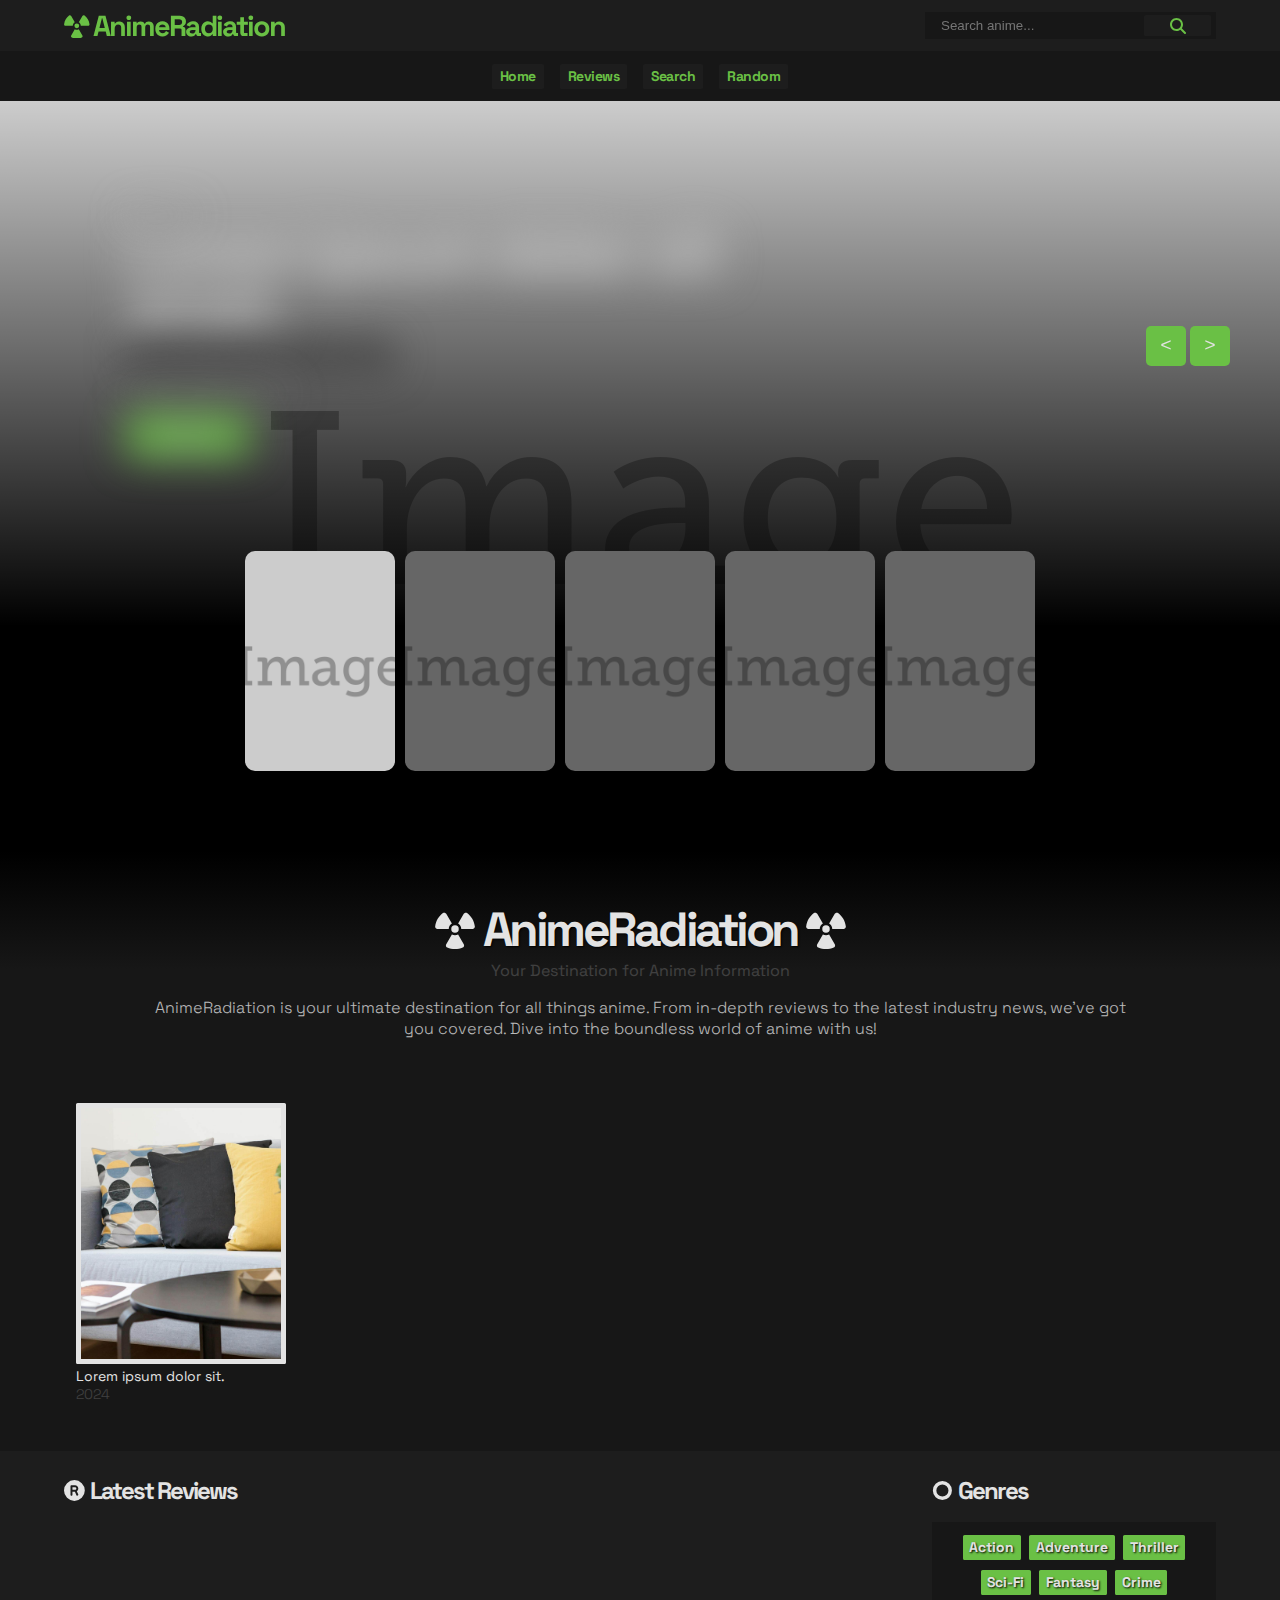
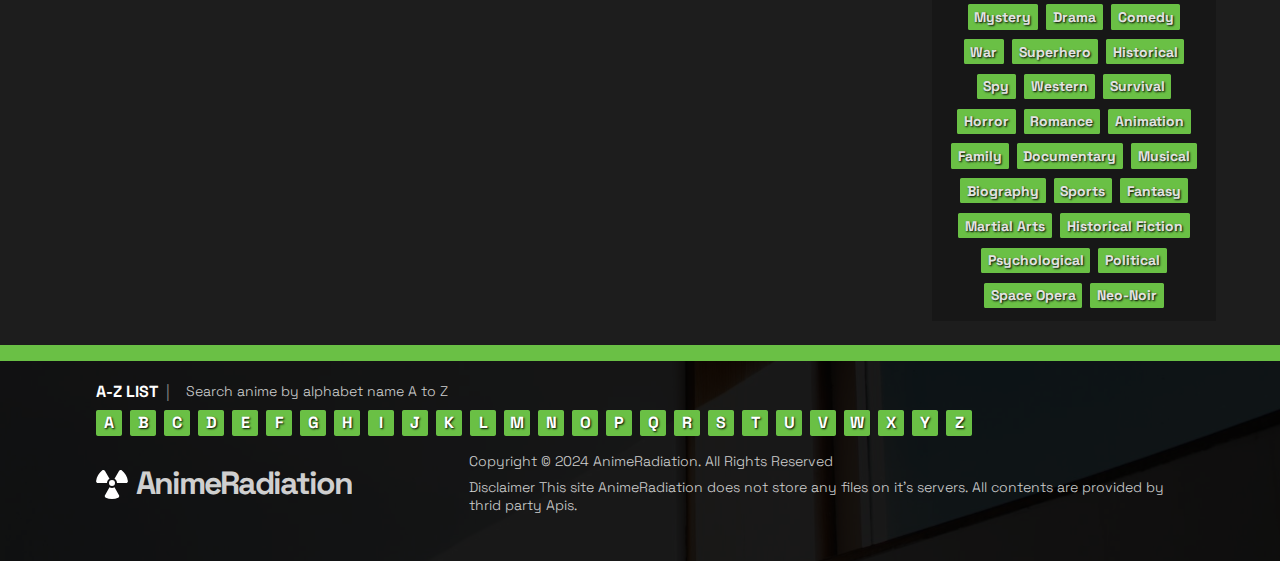
<file: index.html>
<!DOCTYPE html>
<html lang="en">
  <head>
    <meta charset="UTF-8" />
    <meta name="viewport" content="width=device-width, initial-scale=1.0" />
    <title>Home</title>

    <link rel="stylesheet" href="assets/css/style.css" />

    <script src="assets/js/index.js" defer></script>
    <script src="assets/js/components.js" defer></script>
    <script src="assets/js/search.js" defer></script>

  </head>
  <body>
    <div class="navbar__wrapper">
      <div class="navbar__wrapper__item">
        <div class="navbar__wrapper__container">
          <a href="index.html">
            <div class="navbar__brand">
              <svg xmlns="http://www.w3.org/2000/svg" viewBox="0 0 512 512">
                <path
                  d="M216 186.7c-23.9 13.8-40 39.7-40 69.3L32 256C14.3 256-.2 241.6 2 224.1C10.7 154 47.8 92.7 101.3 52c14.1-10.7 33.8-5.3 42.7 10l72 124.7zM256 336c14.6 0 28.2-3.9 40-10.7l72 124.8c8.8 15.3 3.7 35.1-12.6 41.9c-30.6 12.9-64.2 20-99.4 20s-68.9-7.1-99.4-20c-16.3-6.9-21.4-26.6-12.6-41.9l72-124.8c11.8 6.8 25.4 10.7 40 10.7zm224-80l-144 0c0-29.6-16.1-55.5-40-69.3L368 62c8.8-15.3 28.6-20.7 42.7-10c53.6 40.7 90.6 102 99.4 172.1c2.2 17.5-12.4 31.9-30 31.9zM256 208a48 48 0 1 1 0 96 48 48 0 1 1 0-96z"
                />
              </svg>
              <span>AnimeRadiation</span>
            </div>
          </a>
          <div class="navbar__search__wrapper">
            <input
              type="text"
              class="navbar__search"
              placeholder="Search anime..."
            />
            <div class="navbar__search__btn" onclick="searchSomething()">
              <svg xmlns="http://www.w3.org/2000/svg" viewBox="0 0 512 512">
                <path
                  d="M416 208c0 45.9-14.9 88.3-40 122.7L502.6 457.4c12.5 12.5 12.5 32.8 0 45.3s-32.8 12.5-45.3 0L330.7 376c-34.4 25.2-76.8 40-122.7 40C93.1 416 0 322.9 0 208S93.1 0 208 0S416 93.1 416 208zM208 352a144 144 0 1 0 0-288 144 144 0 1 0 0 288z"
                />
              </svg>

              <span>Search</span>
            </div>

            <div class="search__results__wrapper">
              <div class="results">
                <div class="results__img">
                  <img src="assets/images/img.png" alt="">
                </div>
                <div class="result__content">
                  <div class="title">Loading Anime Title</div>
                  <div class="year">2012</div>
                </div>
              </div>

            </div>
          </div>
        </div>
      </div>
      <div class="navbar__wrapper__item">
        <ul class="navbar">
          <li><a href="index.html">Home</a></li>
          <li><a href="reviews.html">Reviews</a></li>
          <li><a href="search.html">Search</a></li>
          <li><a href="random.html">Random</a></li>
        </ul>
      </div>
    </div>

    <header></header>

    <div class="slider">
      <div class="list">
        <div class="item active">
          <img src="assets/images/img.png" />
          <div class="content">
            <div class="anime__span">Home | Tv</div>
            <div class="anime__title">Lorem ipsum dolor sit amet.</div>
            <div class="content__item">
              <div class="anime__genres">
                <div class="genres">Action</div>
                <div class="genres">Sport</div>
                <div class="genres">Adventure</div>
                <div class="genres">Fiction</div>
              </div>
            </div>

             <div class="anime__text">
              Loading Anime Data....
            </div>
            <div class="anime__btn">Read More</div>
          </div>
        </div>
        <div class="item">
          <img src="assets/images/img.png" />
          <div class="content">
            <div class="anime__span">Home | Tv</div>
            <div class="anime__title">Lorem ipsum dolor sit amet.</div>
            <div class="content__item">
              <div class="anime__genres">
                <div class="genres">Action</div>
                <div class="genres">Sport</div>
                <div class="genres">Adventure</div>
                <div class="genres">Fiction</div>
              </div>
            </div>

             <div class="anime__text">
              Loading Anime Data....
            </div>
            <div class="anime__btn">Read More</div>
          </div>
        </div>
        <div class="item">
          <img src="assets/images/img.png" />
          <div class="content">
            <div class="anime__span">Home | Tv</div>
            <div class="anime__title">Lorem ipsum dolor sit amet.</div>
            <div class="content__item">
              <div class="anime__genres">
                <div class="genres">Action</div>
                <div class="genres">Sport</div>
                <div class="genres">Adventure</div>
                <div class="genres">Fiction</div>
              </div>
            </div>

             <div class="anime__text">
              Loading Anime Data....
            </div>
            <div class="anime__btn">Read More</div>
          </div>
        </div>
        <div class="item">
          <img src="assets/images/img.png" />
          <div class="content">
            <div class="anime__span">Home | Tv</div>
            <div class="anime__title">Lorem ipsum dolor sit amet.</div>
            <div class="content__item">
              <div class="anime__genres">
                <div class="genres">Action</div>
                <div class="genres">Sport</div>
                <div class="genres">Adventure</div>
                <div class="genres">Fiction</div>
              </div>
            </div>

             <div class="anime__text">
              Loading Anime Data....
            </div>

           
            <div class="anime__btn">Read More</div>
          </div>
        </div>
        <div class="item">
          <img src="assets/images/img.png" />
          <div class="content">
            <div class="anime__span">Home | Tv</div>
            <div class="anime__title">Lorem ipsum dolor sit amet.</div>
            
            <div class="content__item">
              <div class="anime__genres">
                <div class="genres">Action</div>
                <div class="genres">Sport</div>
                <div class="genres">Adventure</div>
                <div class="genres">Fiction</div>
              </div>
            </div>

             <div class="anime__text">
              Loading Anime Data....
            </div>
            <div class="anime__btn">Read More</div>
          </div>
        </div>
      </div>
      <div class="arrows">
        <button id="prev"><</button>
        <button id="next">></button>
      </div>
      <div class="thumbnail">
        <div class="item active">
          <img src="assets/images/img.png" />
          <div class="content">Name Slider</div>
        </div>
        <div class="item">
          <img src="assets/images/img.png" />
          <div class="content">Name Slider</div>
        </div>
        <div class="item">
          <img src="assets/images/img.png" />
          <div class="content">Name Slider</div>
        </div>
        <div class="item">
          <img src="assets/images/img.png" />
          <div class="content">Name Slider</div>
        </div>
        <div class="item">
          <img src="assets/images/img.png" />
          <div class="content">Name Slider</div>
        </div>
      </div>
    </div>

    <div class="main__container__section">
      <div class="main__container__content">
        <div class="main__content__title">
          <svg xmlns="http://www.w3.org/2000/svg" viewBox="0 0 512 512">
            <path
              d="M216 186.7c-23.9 13.8-40 39.7-40 69.3L32 256C14.3 256-.2 241.6 2 224.1C10.7 154 47.8 92.7 101.3 52c14.1-10.7 33.8-5.3 42.7 10l72 124.7zM256 336c14.6 0 28.2-3.9 40-10.7l72 124.8c8.8 15.3 3.7 35.1-12.6 41.9c-30.6 12.9-64.2 20-99.4 20s-68.9-7.1-99.4-20c-16.3-6.9-21.4-26.6-12.6-41.9l72-124.8c11.8 6.8 25.4 10.7 40 10.7zm224-80l-144 0c0-29.6-16.1-55.5-40-69.3L368 62c8.8-15.3 28.6-20.7 42.7-10c53.6 40.7 90.6 102 99.4 172.1c2.2 17.5-12.4 31.9-30 31.9zM256 208a48 48 0 1 1 0 96 48 48 0 1 1 0-96z"
            />
          </svg>
          AnimeRadiation
          <svg xmlns="http://www.w3.org/2000/svg" viewBox="0 0 512 512">
            <path
              d="M216 186.7c-23.9 13.8-40 39.7-40 69.3L32 256C14.3 256-.2 241.6 2 224.1C10.7 154 47.8 92.7 101.3 52c14.1-10.7 33.8-5.3 42.7 10l72 124.7zM256 336c14.6 0 28.2-3.9 40-10.7l72 124.8c8.8 15.3 3.7 35.1-12.6 41.9c-30.6 12.9-64.2 20-99.4 20s-68.9-7.1-99.4-20c-16.3-6.9-21.4-26.6-12.6-41.9l72-124.8c11.8 6.8 25.4 10.7 40 10.7zm224-80l-144 0c0-29.6-16.1-55.5-40-69.3L368 62c8.8-15.3 28.6-20.7 42.7-10c53.6 40.7 90.6 102 99.4 172.1c2.2 17.5-12.4 31.9-30 31.9zM256 208a48 48 0 1 1 0 96 48 48 0 1 1 0-96z"
            />
          </svg>
        </div>
        <span>Your Destination for Anime Information</span>
        <div class="main__content__text">
          AnimeRadiation is your ultimate destination for all things anime. From
          in-depth reviews to the latest industry news, we've got you covered.
          Dive into the boundless world of anime with us!
        </div>
      </div>
    </div>
    <div class="content__grid__main">
      <div class="content__grid">
        <div class="grid">
          <div class="grid__image">
            <div class="grid__overlay">
              <div class="overlay__star">
                <svg xmlns="http://www.w3.org/2000/svg" viewBox="0 0 576 512">
                  <path
                    d="M316.9 18C311.6 7 300.4 0 288.1 0s-23.4 7-28.8 18L195 150.3 51.4 171.5c-12 1.8-22 10.2-25.7 21.7s-.7 24.2 7.9 32.7L137.8 329 113.2 474.7c-2 12 3 24.2 12.9 31.3s23 8 33.8 2.3l128.3-68.5 128.3 68.5c10.8 5.7 23.9 4.9 33.8-2.3s14.9-19.3 12.9-31.3L438.5 329 542.7 225.9c8.6-8.5 11.7-21.2 7.9-32.7s-13.7-19.9-25.7-21.7L381.2 150.3 316.9 18z"
                  />
                </svg>
                <span>7.5 / 10</span>
              </div>
              <div class="read__more__btn">Read More</div>
            </div>
            <img src="assets/images/main/1.jpg" alt="" />
          </div>
          <div class="grid__text">
            Lorem ipsum dolor sit.
            <span>2024</span>
          </div>
        </div>

      </div>
    </div>
    <div class="main__content__section">
      <div class="main__content__grid">
        <div class="main__content__reviews">
          <div class="main__content__header">
            <svg xmlns="http://www.w3.org/2000/svg" viewBox="0 0 512 512">
              <path
                d="M256 512A256 256 0 1 0 256 0a256 256 0 1 0 0 512zM160 152c0-13.3 10.7-24 24-24h88c44.2 0 80 35.8 80 80c0 28-14.4 52.7-36.3 67l34.1 75.1c5.5 12.1 .1 26.3-11.9 31.8s-26.3 .1-31.8-11.9L268.9 288H208v72c0 13.3-10.7 24-24 24s-24-10.7-24-24V264 152zm48 88h64c17.7 0 32-14.3 32-32s-14.3-32-32-32H208v64z"
              />
            </svg>
            Latest Reviews
          </div>

          <div class="main__content__review">
            <div class="review">
              <div class="review__wrapper">
                <div class="review__image">
                  <img src="assets/images/main/1.jpg" alt="" />
                </div>
                <div class="review__content">
                  <div class="review__span">
                    <span class="by">By James Rod</span>
                    <span class="time">10/02/2023</span>
                  </div>
                  <div class="review__title">Yuri Temi</div>
                  <div class="review__item">
                    <div class="review__stars">
                      <svg
                        xmlns="http://www.w3.org/2000/svg"
                        viewBox="0 0 576 512"
                      >
                        <path
                          d="M316.9 18C311.6 7 300.4 0 288.1 0s-23.4 7-28.8 18L195 150.3 51.4 171.5c-12 1.8-22 10.2-25.7 21.7s-.7 24.2 7.9 32.7L137.8 329 113.2 474.7c-2 12 3 24.2 12.9 31.3s23 8 33.8 2.3l128.3-68.5 128.3 68.5c10.8 5.7 23.9 4.9 33.8-2.3s14.9-19.3 12.9-31.3L438.5 329 542.7 225.9c8.6-8.5 11.7-21.2 7.9-32.7s-13.7-19.9-25.7-21.7L381.2 150.3 316.9 18z"
                        />
                      </svg>

                      <svg
                        xmlns="http://www.w3.org/2000/svg"
                        viewBox="0 0 576 512"
                      >
                        <path
                          d="M316.9 18C311.6 7 300.4 0 288.1 0s-23.4 7-28.8 18L195 150.3 51.4 171.5c-12 1.8-22 10.2-25.7 21.7s-.7 24.2 7.9 32.7L137.8 329 113.2 474.7c-2 12 3 24.2 12.9 31.3s23 8 33.8 2.3l128.3-68.5 128.3 68.5c10.8 5.7 23.9 4.9 33.8-2.3s14.9-19.3 12.9-31.3L438.5 329 542.7 225.9c8.6-8.5 11.7-21.2 7.9-32.7s-13.7-19.9-25.7-21.7L381.2 150.3 316.9 18z"
                        />
                      </svg>

                      <svg
                        xmlns="http://www.w3.org/2000/svg"
                        viewBox="0 0 576 512"
                      >
                        <path
                          d="M316.9 18C311.6 7 300.4 0 288.1 0s-23.4 7-28.8 18L195 150.3 51.4 171.5c-12 1.8-22 10.2-25.7 21.7s-.7 24.2 7.9 32.7L137.8 329 113.2 474.7c-2 12 3 24.2 12.9 31.3s23 8 33.8 2.3l128.3-68.5 128.3 68.5c10.8 5.7 23.9 4.9 33.8-2.3s14.9-19.3 12.9-31.3L438.5 329 542.7 225.9c8.6-8.5 11.7-21.2 7.9-32.7s-13.7-19.9-25.7-21.7L381.2 150.3 316.9 18z"
                        />
                      </svg>

                      <svg
                        xmlns="http://www.w3.org/2000/svg"
                        viewBox="0 0 576 512"
                      >
                        <path
                          d="M316.9 18C311.6 7 300.4 0 288.1 0s-23.4 7-28.8 18L195 150.3 51.4 171.5c-12 1.8-22 10.2-25.7 21.7s-.7 24.2 7.9 32.7L137.8 329 113.2 474.7c-2 12 3 24.2 12.9 31.3s23 8 33.8 2.3l128.3-68.5 128.3 68.5c10.8 5.7 23.9 4.9 33.8-2.3s14.9-19.3 12.9-31.3L438.5 329 542.7 225.9c8.6-8.5 11.7-21.2 7.9-32.7s-13.7-19.9-25.7-21.7L381.2 150.3 316.9 18z"
                        />
                      </svg>

                      <svg
                        class="half"
                        xmlns="http://www.w3.org/2000/svg"
                        viewBox="0 0 576 512"
                      >
                        <path
                          d="M316.9 18C311.6 7 300.4 0 288.1 0s-23.4 7-28.8 18L195 150.3 51.4 171.5c-12 1.8-22 10.2-25.7 21.7s-.7 24.2 7.9 32.7L137.8 329 113.2 474.7c-2 12 3 24.2 12.9 31.3s23 8 33.8 2.3l128.3-68.5 128.3 68.5c10.8 5.7 23.9 4.9 33.8-2.3s14.9-19.3 12.9-31.3L438.5 329 542.7 225.9c8.6-8.5 11.7-21.2 7.9-32.7s-13.7-19.9-25.7-21.7L381.2 150.3 316.9 18z"
                        />
                      </svg>
                    </div>
                    <div class="review__score">7.5</div>
                    <div class="review__tag">Recommended</div>
                  </div>
                  <div class="review__text">
                    Lorem ipsum dolor, sit amet consectetur adipisicing elit. A,
                    aut neque. Delectus dignissimos, nam quibusdam sit ullam
                    aliquam. Quos quis a natus corrupti quasi aspernatur nulla
                    voluptate fugiat accusantium error Lorem ipsum dolor sit
                    amet, consectetur adipisicing elit...<span>+More</span>
                  </div>
                  <div class="review__btn">Continue Reading</div>
                </div>
              </div>
            </div>

          </div>
        </div>
        <div class="main__content__side">
          <div class="main__genre__header">
            <svg xmlns="http://www.w3.org/2000/svg" viewBox="0 0 384 512">
              <path
                d="M192 144a112 112 0 1 1 0 224 112 112 0 1 1 0-224zm0 288a176 176 0 1 0 0-352 176 176 0 1 0 0 352z"
              />
            </svg>
            Genres
          </div>
          <div class="main__genre__wrapper">
            <div class="main__genre__grid">
              <div class="genre">Action</div>
              <div class="genre">Adventure</div>
              <div class="genre">Thriller</div>
              <div class="genre">Sci-Fi</div>
              <div class="genre">Fantasy</div>
              <div class="genre">Crime</div>
              <div class="genre">Mystery</div>
              <div class="genre">Drama</div>
              <div class="genre">Comedy</div>
              <div class="genre">War</div>
              <div class="genre">Superhero</div>
              <div class="genre">Historical</div>
              <div class="genre">Spy</div>
              <div class="genre">Western</div>
              <div class="genre">Survival</div>
              <div class="genre">Horror</div>
              <div class="genre">Romance</div>
              <div class="genre">Animation</div>
              <div class="genre">Family</div>
              <div class="genre">Documentary</div>
              <div class="genre">Musical</div>
              <div class="genre">Biography</div>
              <div class="genre">Sports</div>
              <div class="genre">Fantasy</div>
              <div class="genre">Martial Arts</div>
              <div class="genre">Historical Fiction</div>
              <div class="genre">Psychological</div>
              <div class="genre">Political</div>
              <div class="genre">Space Opera</div>
              <div class="genre">Neo-Noir</div>
            </div>
          </div>
        </div>
      </div>
    </div>

    <footer>
      <img src="assets/images/main/10.jpg" alt="" class="footer__img" />
      <div class="footer__wrapper">
        <div class="footer__container">
          <div class="footer__title__wrapper">
            <div class="footer__title">
              A-Z LIST
              <div class="line">|</div>
            </div>

            <span>Search anime by alphabet name A to Z</span>
          </div>
          <div class="alphabet__wrapper">
            <div class="alphabet">A</div>
            <div class="alphabet">B</div>
            <div class="alphabet">C</div>
            <div class="alphabet">D</div>
            <div class="alphabet">E</div>
            <div class="alphabet">F</div>
            <div class="alphabet">G</div>
            <div class="alphabet">H</div>
            <div class="alphabet">I</div>
            <div class="alphabet">J</div>
            <div class="alphabet">K</div>
            <div class="alphabet">L</div>
            <div class="alphabet">M</div>
            <div class="alphabet">N</div>
            <div class="alphabet">O</div>
            <div class="alphabet">P</div>
            <div class="alphabet">Q</div>
            <div class="alphabet">R</div>
            <div class="alphabet">S</div>
            <div class="alphabet">T</div>
            <div class="alphabet">U</div>
            <div class="alphabet">V</div>
            <div class="alphabet">W</div>
            <div class="alphabet">X</div>
            <div class="alphabet">Y</div>
            <div class="alphabet">Z</div>
          </div>

          <div class="footer__content">
            <div class="footer__brand">
              <svg xmlns="http://www.w3.org/2000/svg" viewBox="0 0 512 512">
                <path
                  d="M216 186.7c-23.9 13.8-40 39.7-40 69.3L32 256C14.3 256-.2 241.6 2 224.1C10.7 154 47.8 92.7 101.3 52c14.1-10.7 33.8-5.3 42.7 10l72 124.7zM256 336c14.6 0 28.2-3.9 40-10.7l72 124.8c8.8 15.3 3.7 35.1-12.6 41.9c-30.6 12.9-64.2 20-99.4 20s-68.9-7.1-99.4-20c-16.3-6.9-21.4-26.6-12.6-41.9l72-124.8c11.8 6.8 25.4 10.7 40 10.7zm224-80l-144 0c0-29.6-16.1-55.5-40-69.3L368 62c8.8-15.3 28.6-20.7 42.7-10c53.6 40.7 90.6 102 99.4 172.1c2.2 17.5-12.4 31.9-30 31.9zM256 208a48 48 0 1 1 0 96 48 48 0 1 1 0-96z"
                />
              </svg>
              <span>AnimeRadiation</span>
            </div>

            <div class="footer__details">
              <span>Copyright © 2024 AnimeRadiation. All Rights Reserved</span>
              <span>
                Disclaimer This site AnimeRadiation does not store any files on
                it's servers. All contents are provided by thrid party Apis.
              </span>
            </div>
          </div>
        </div>
      </div>
    </footer>
  </body>
</html>
</file>
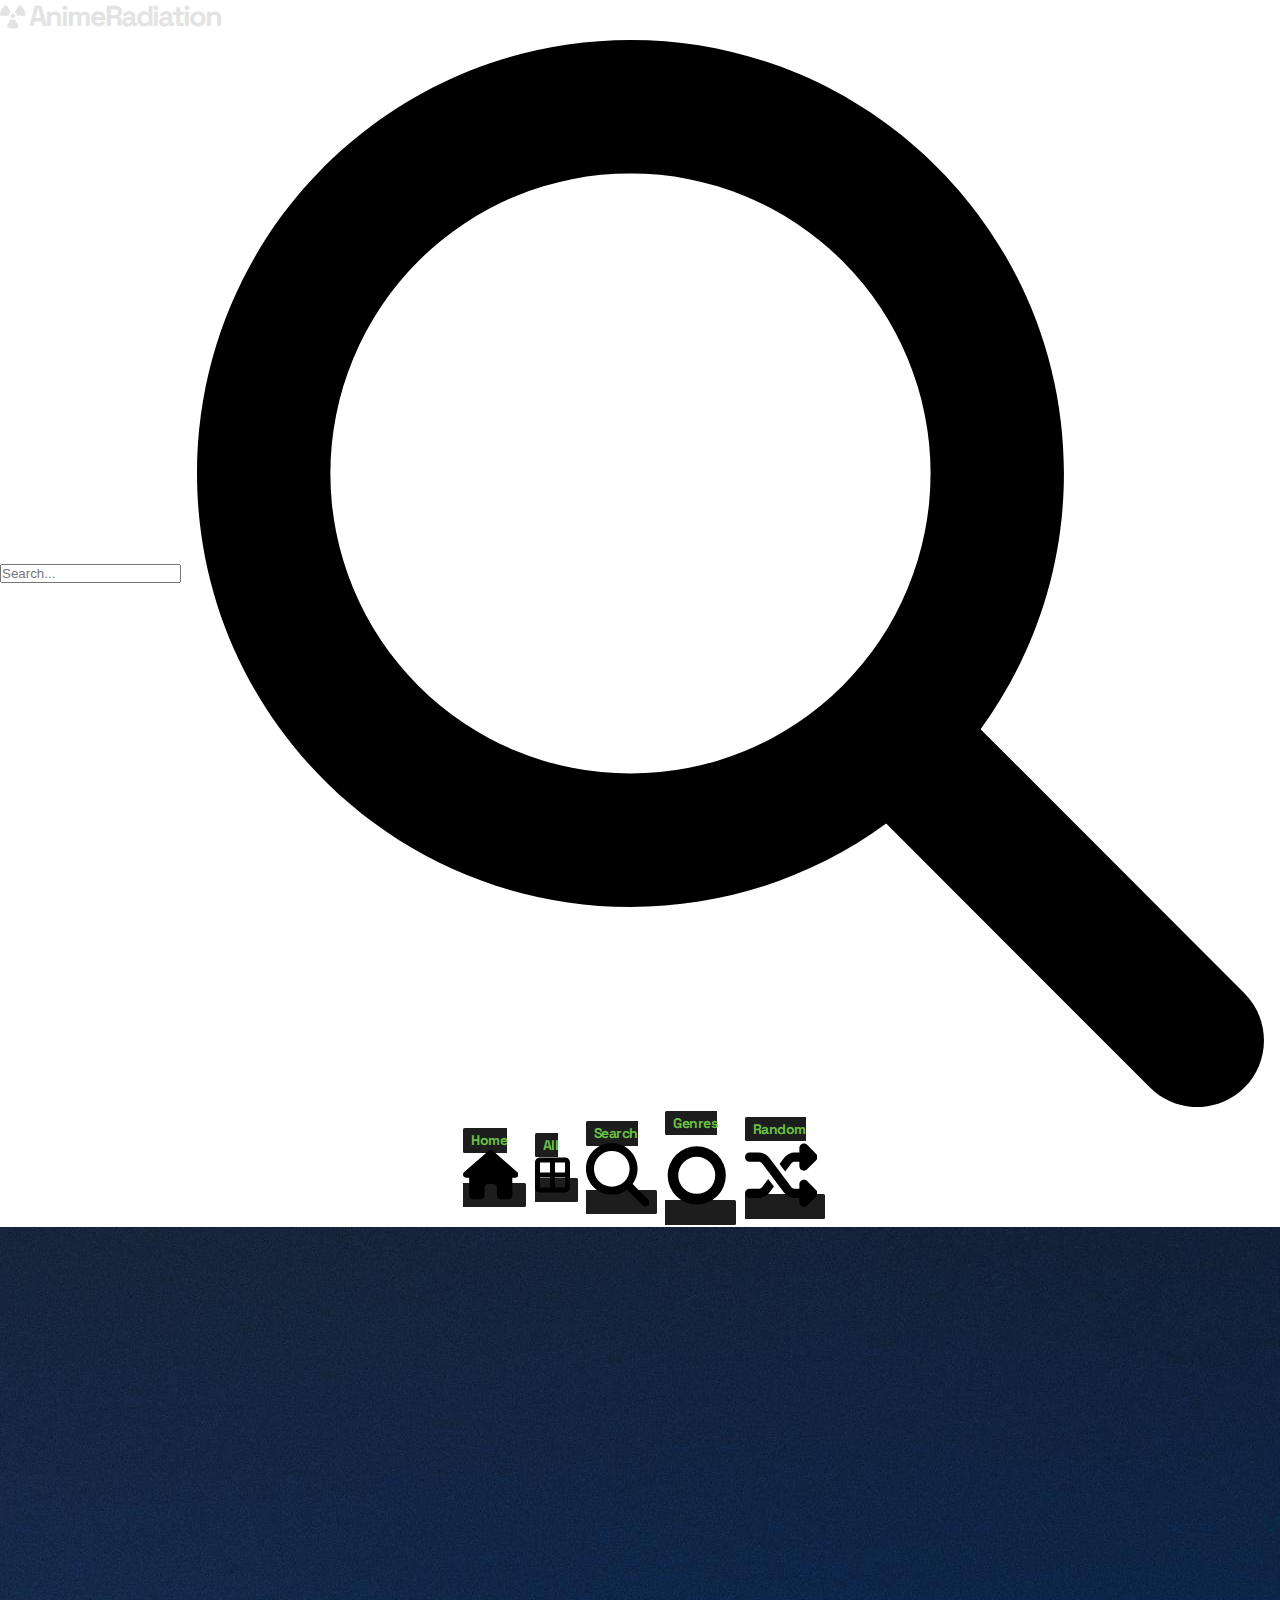
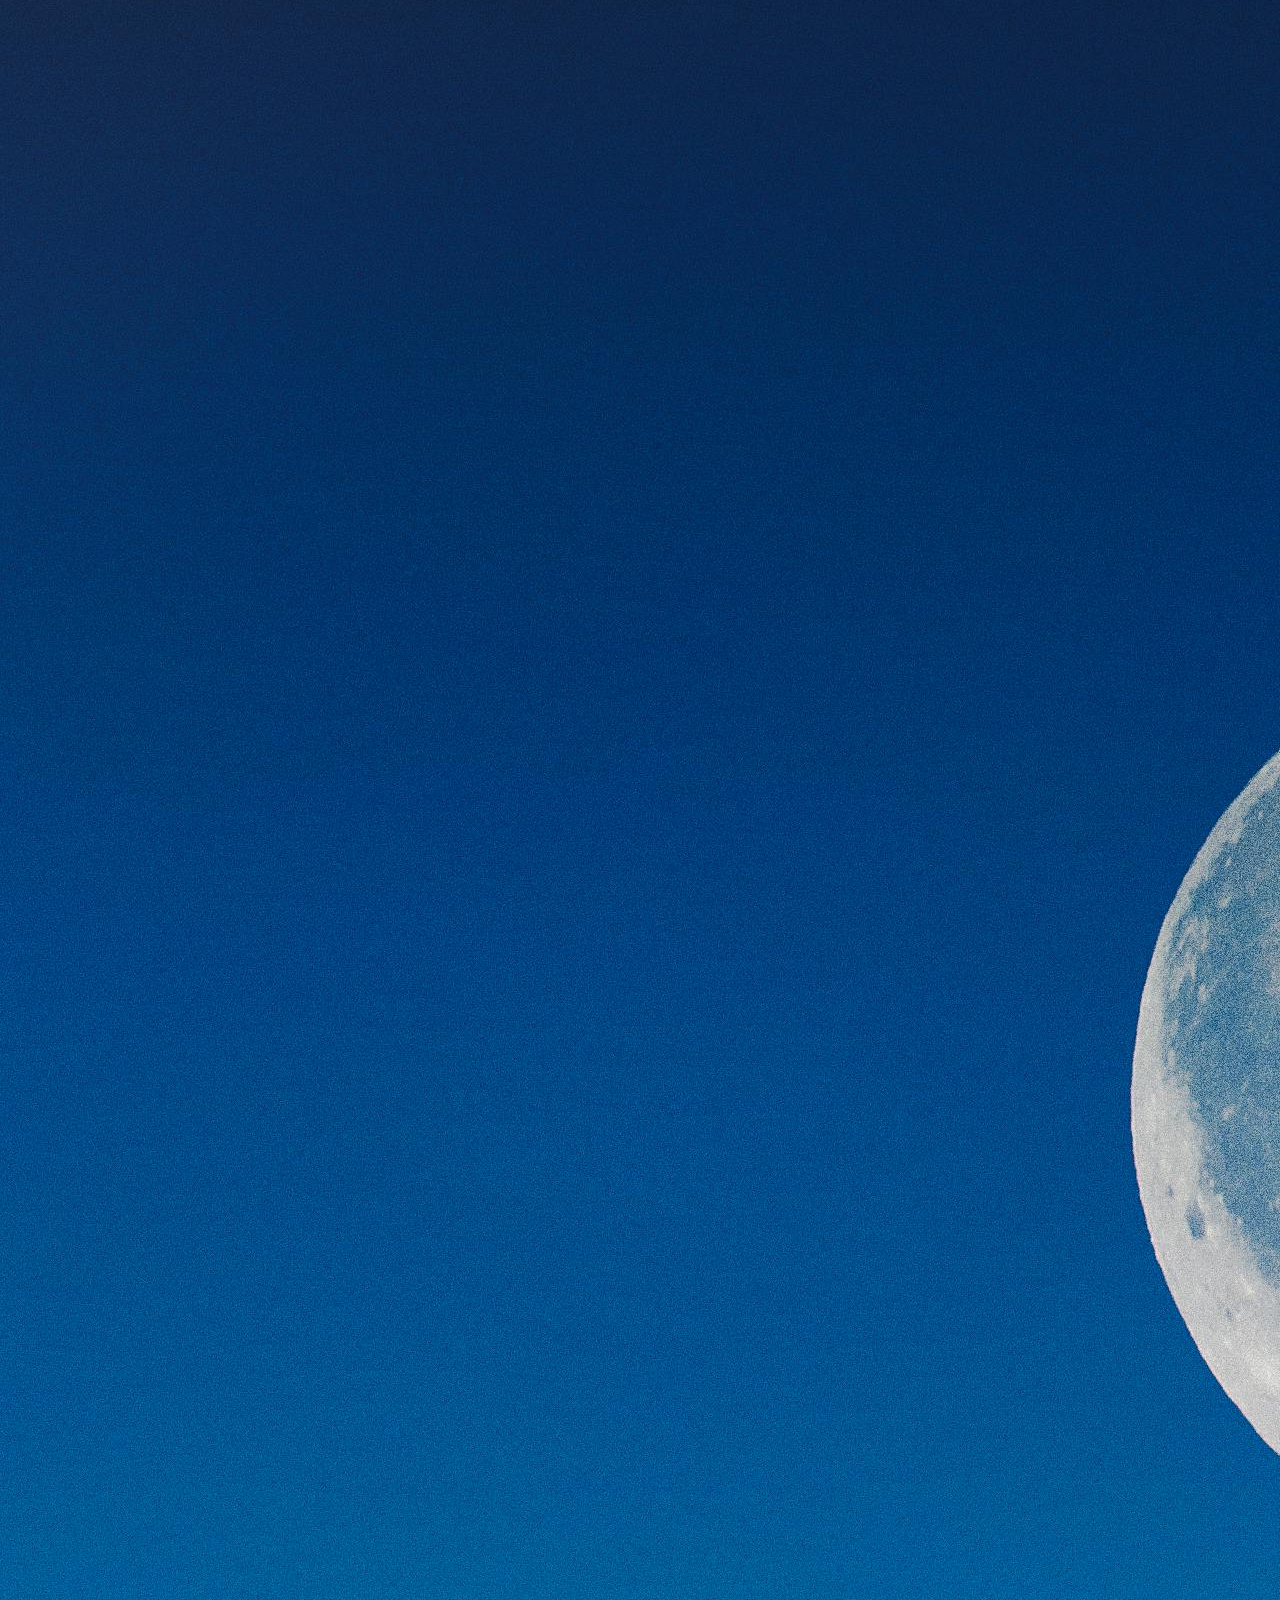
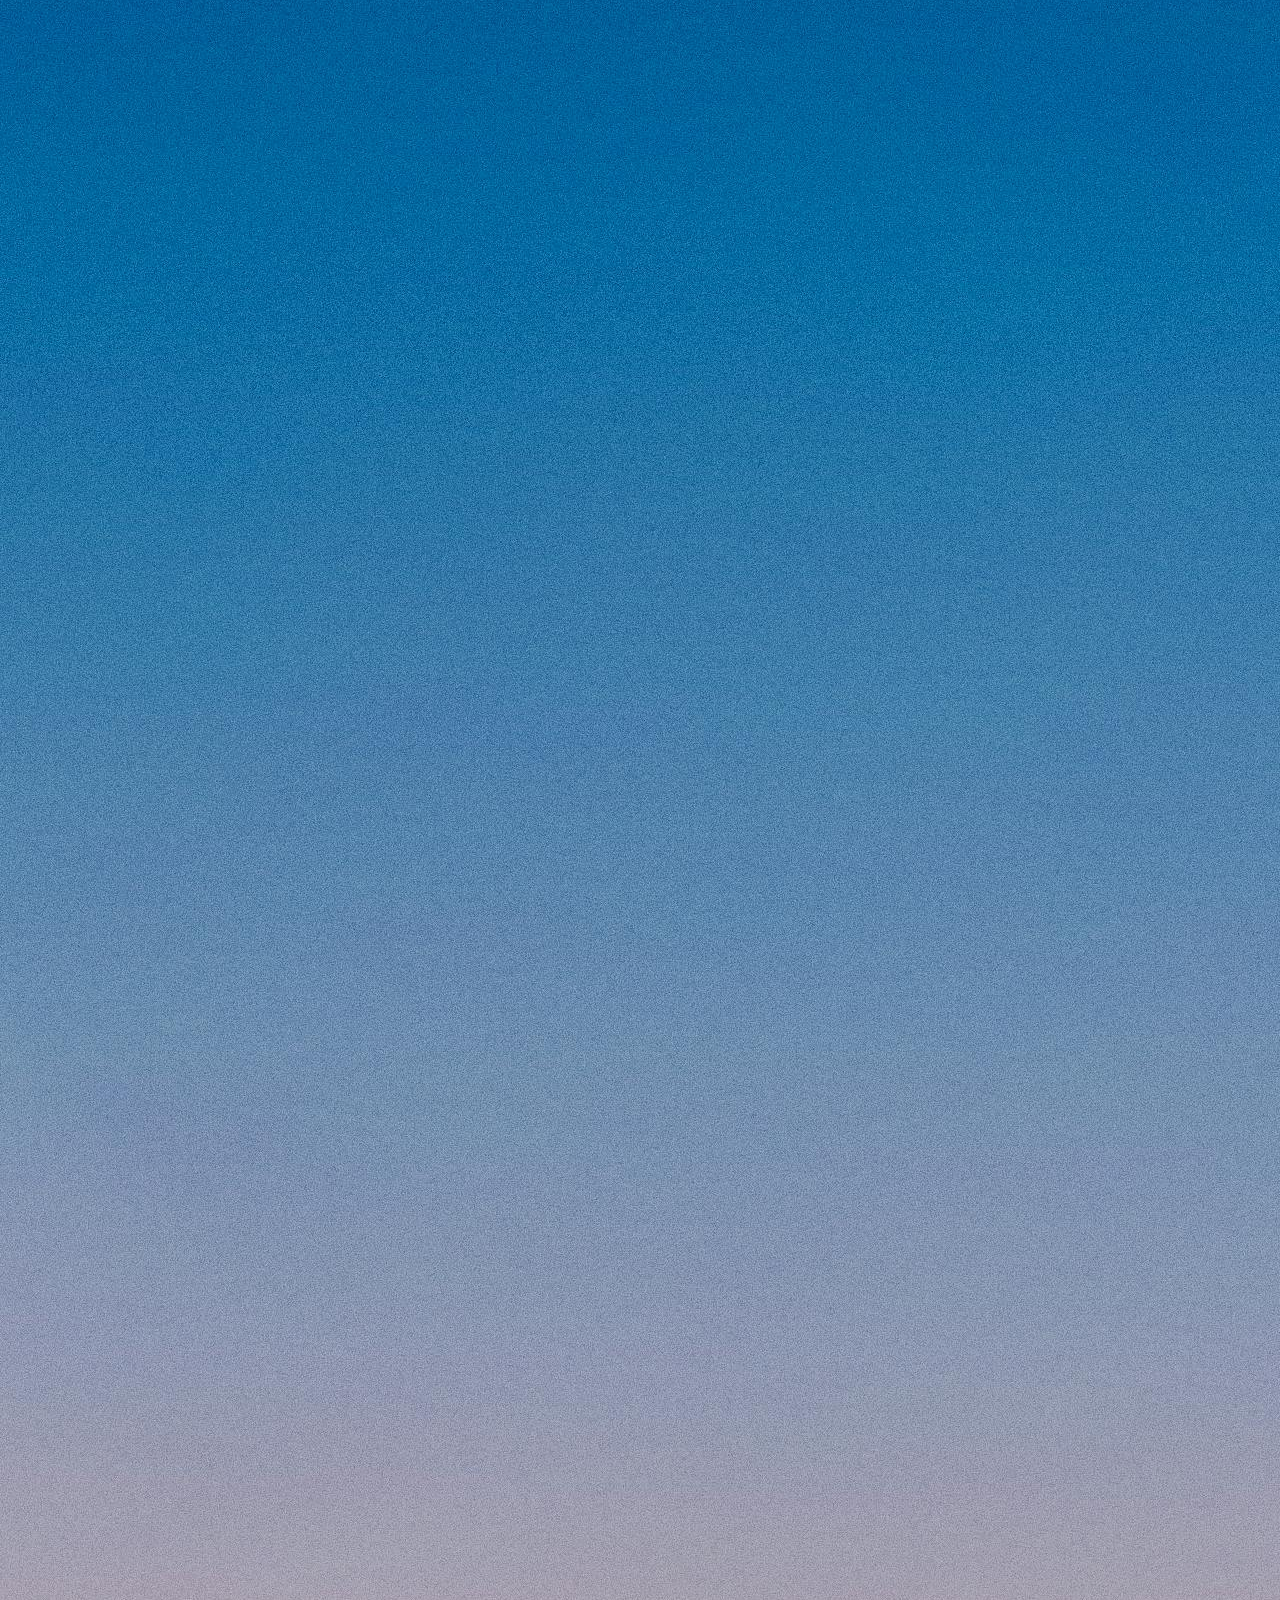
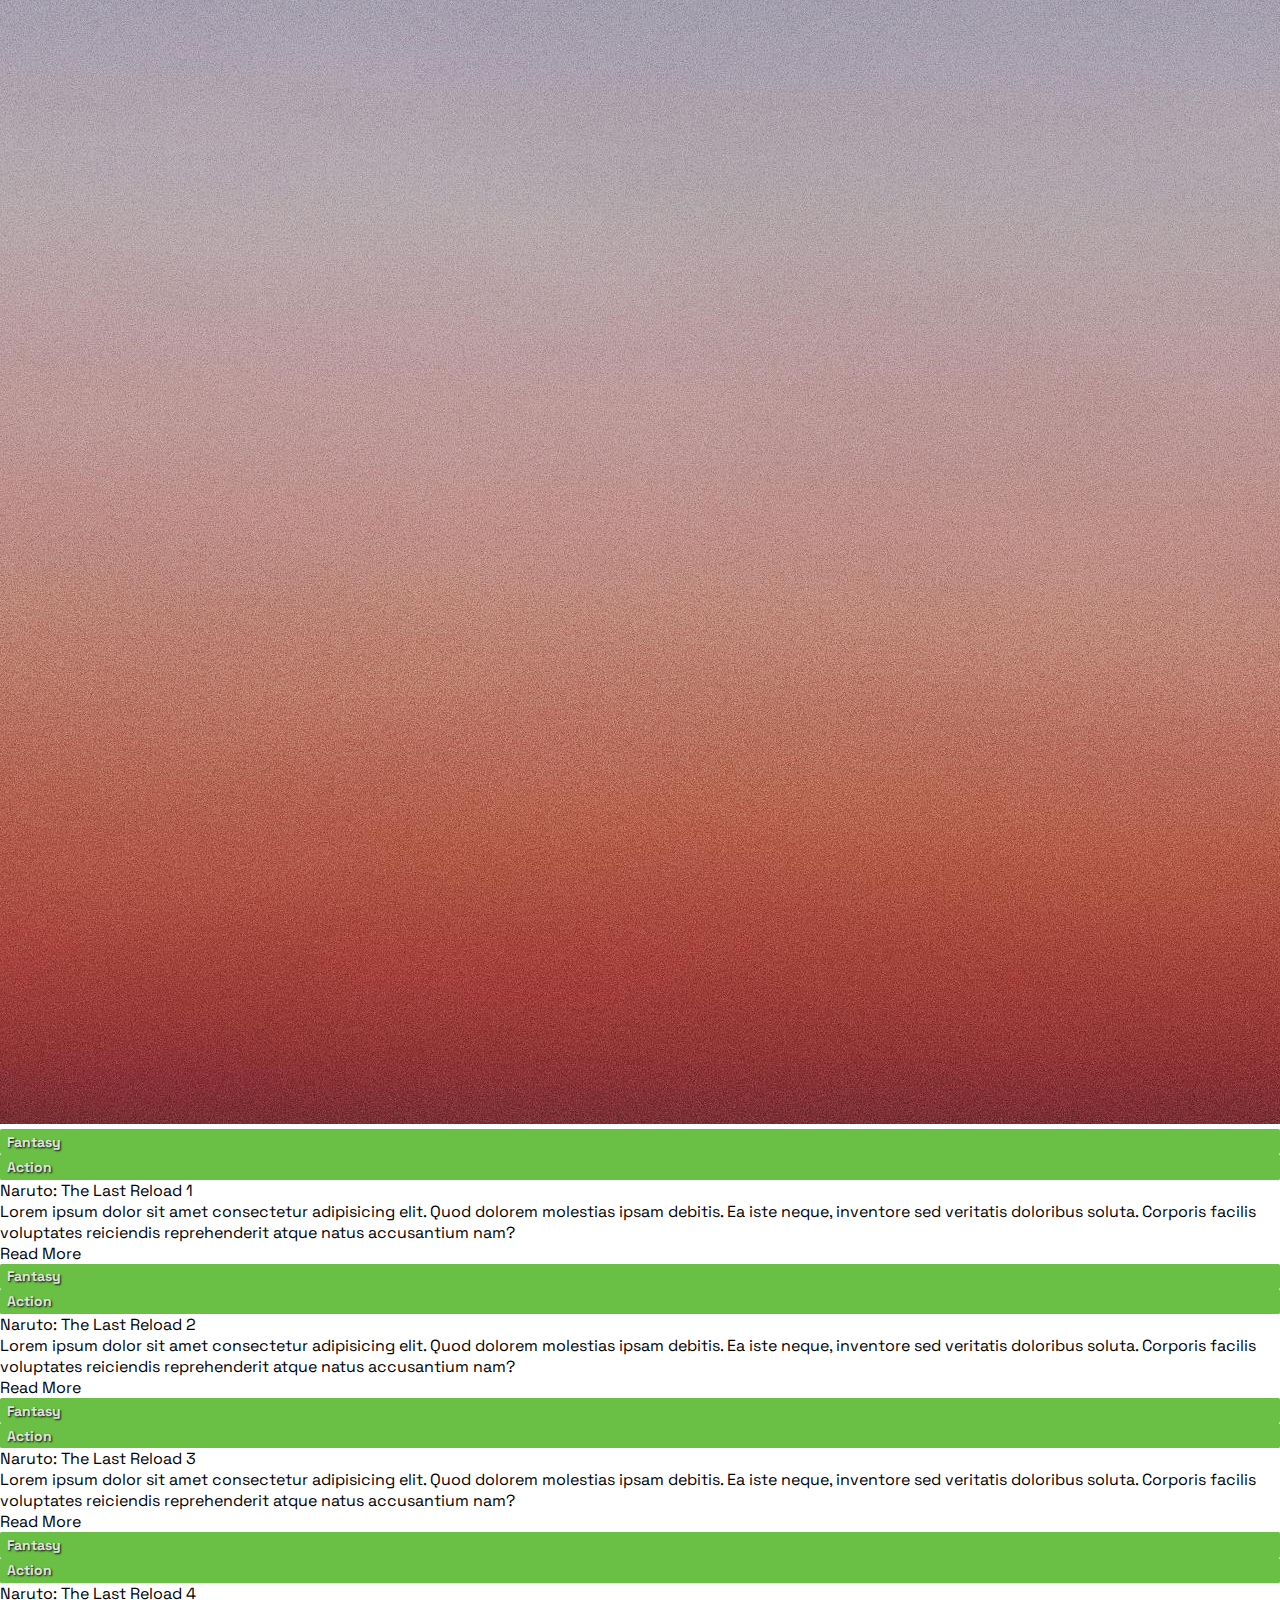
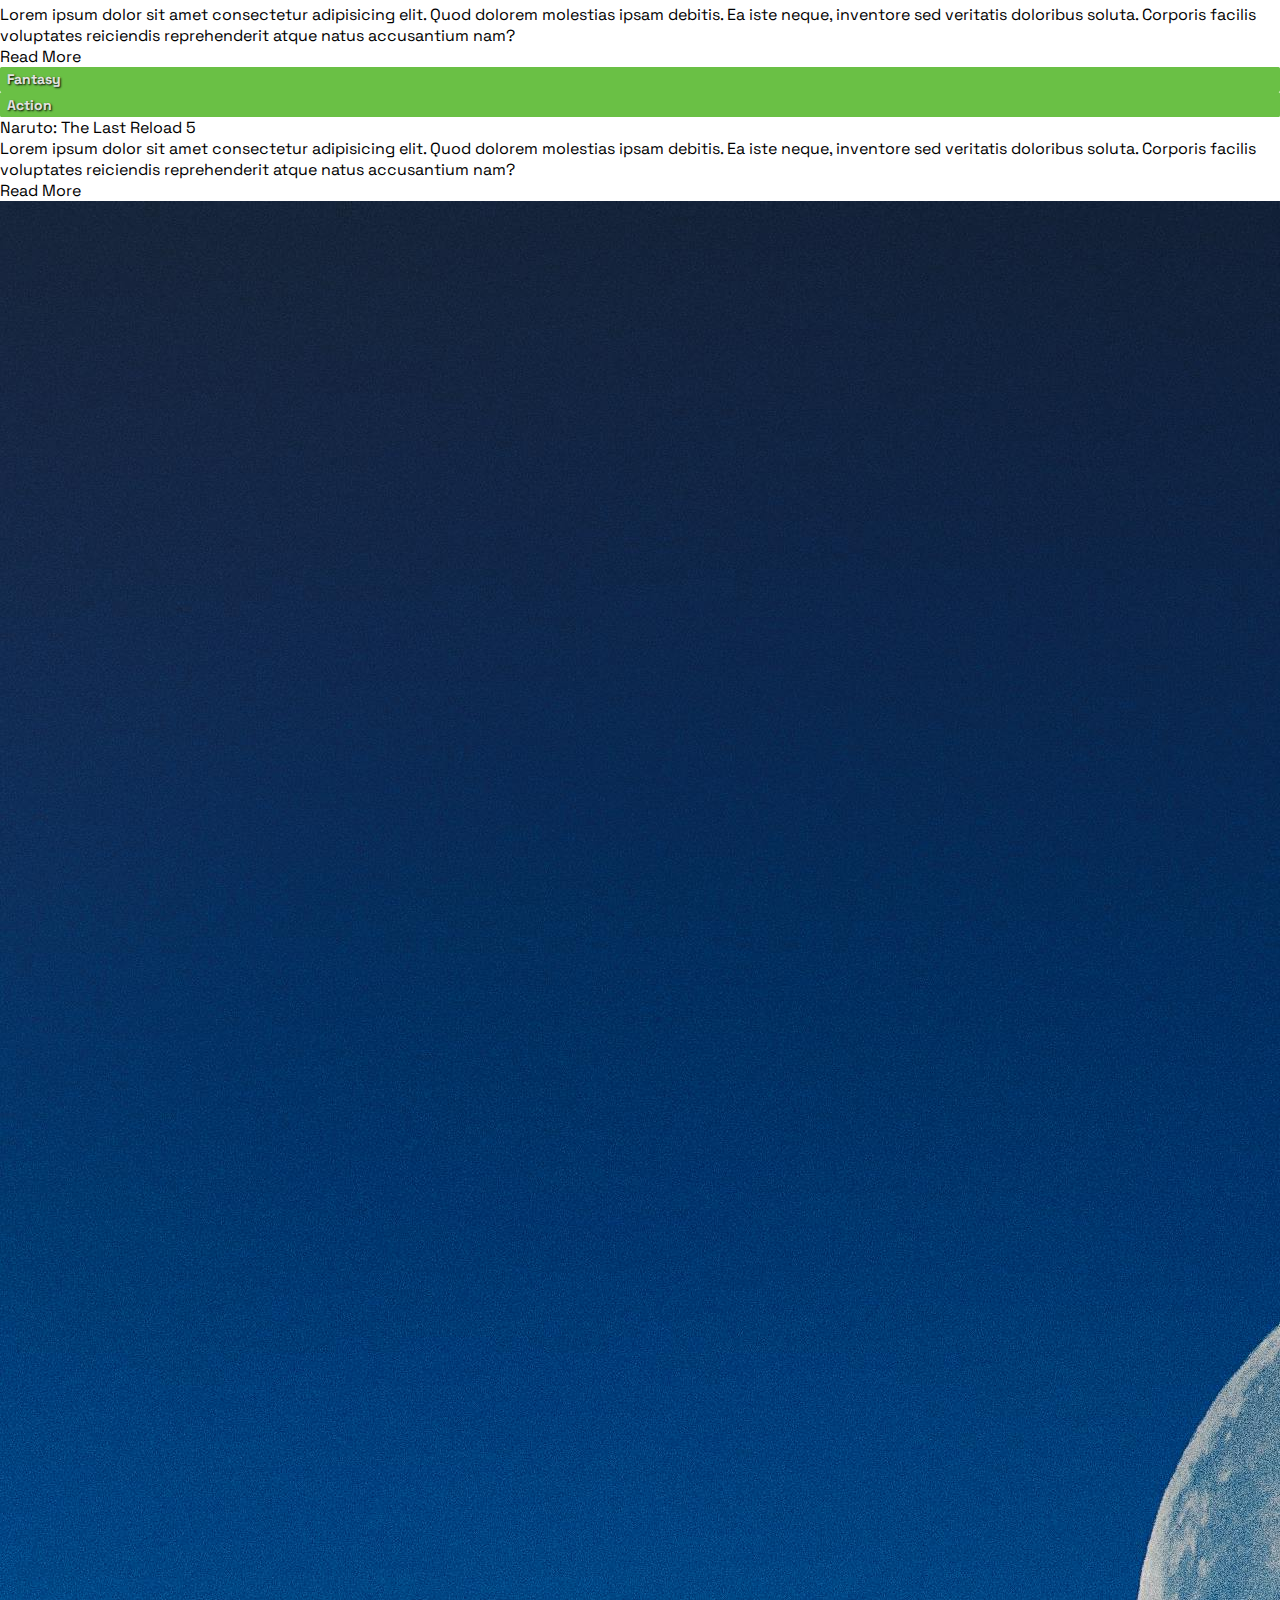
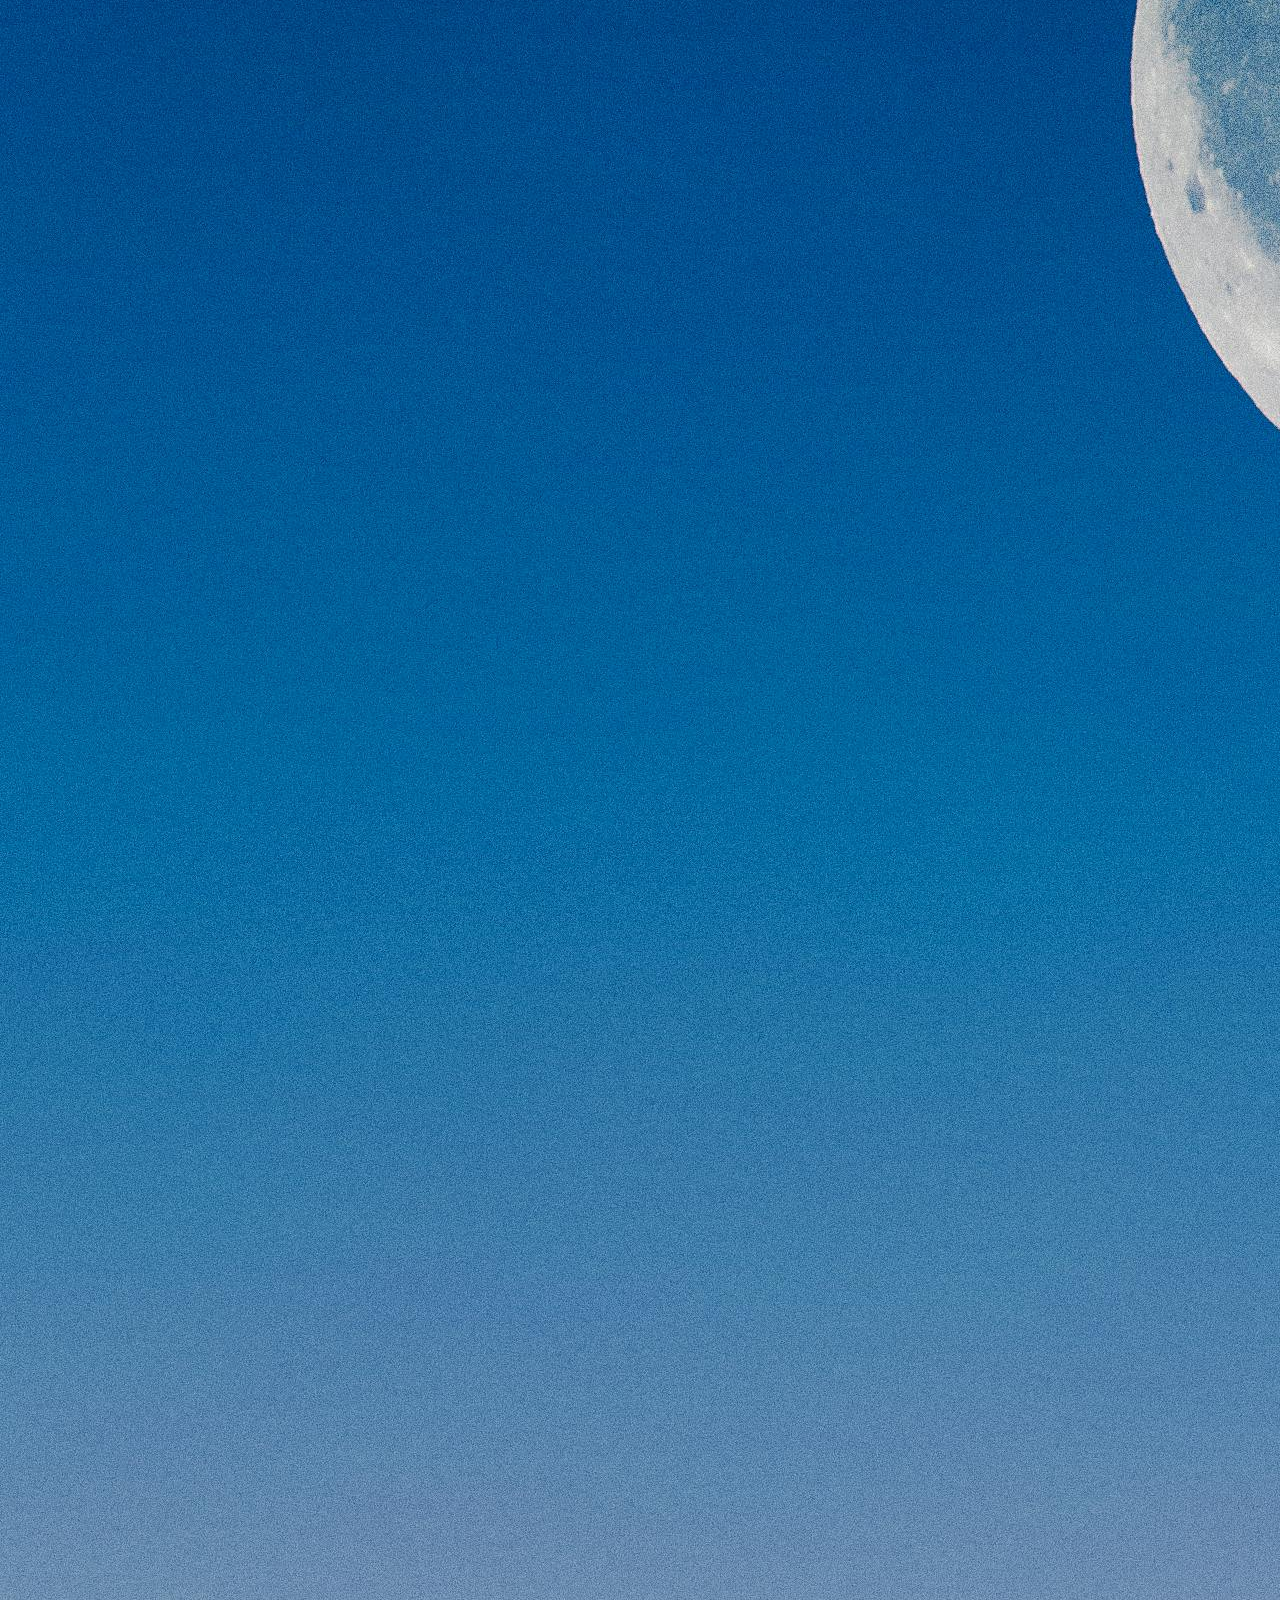
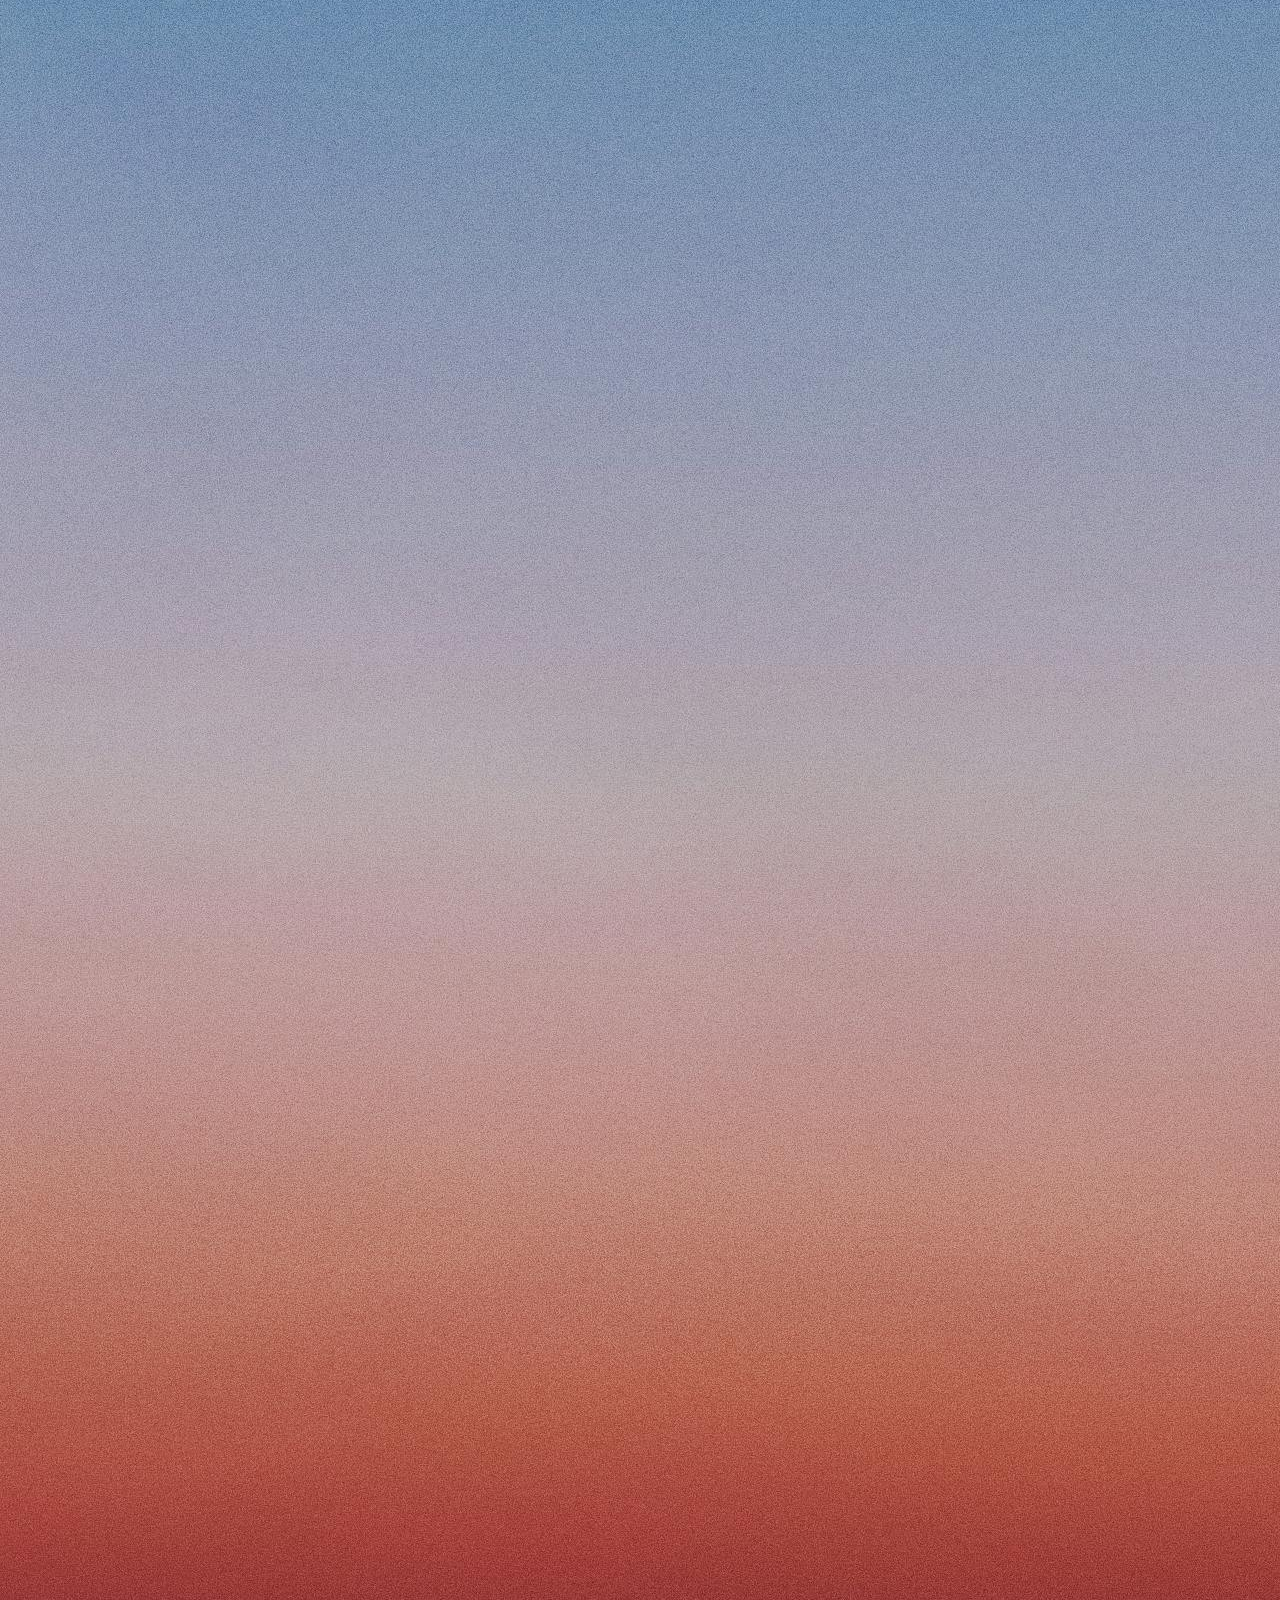
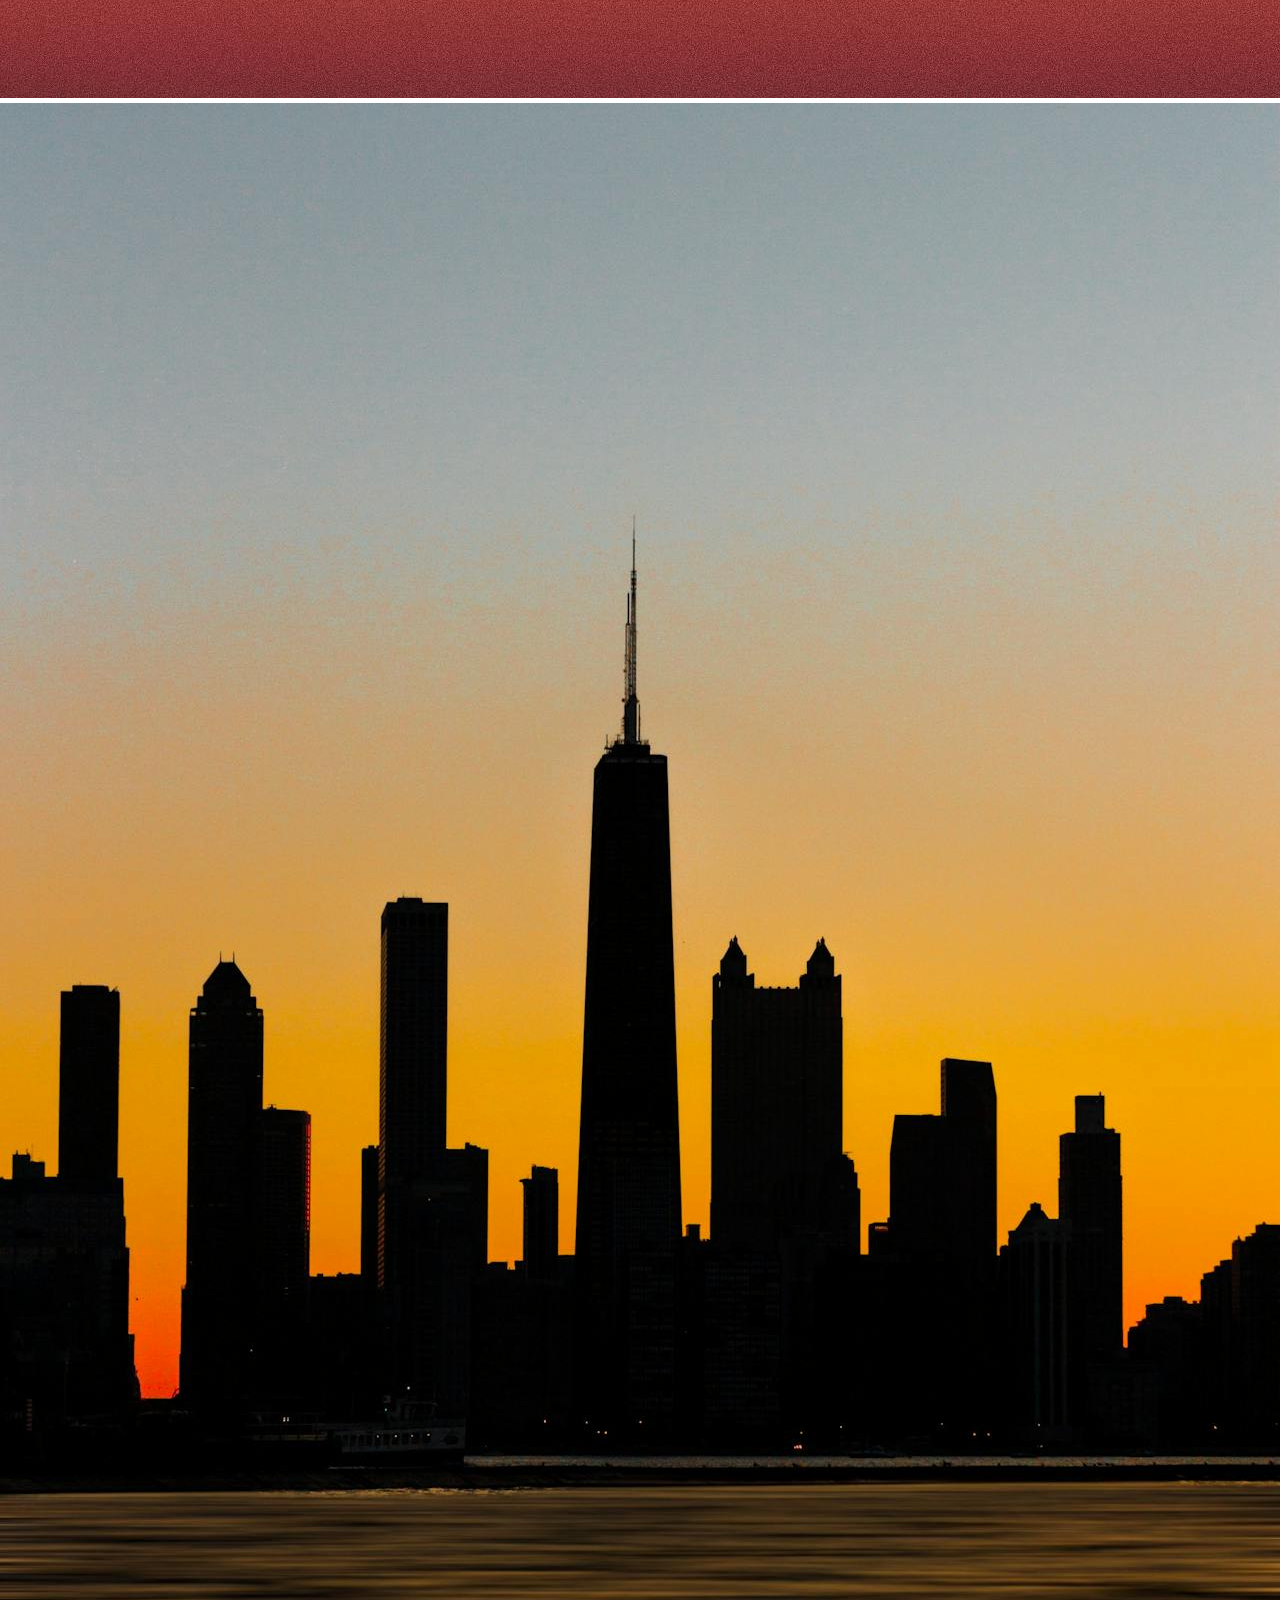
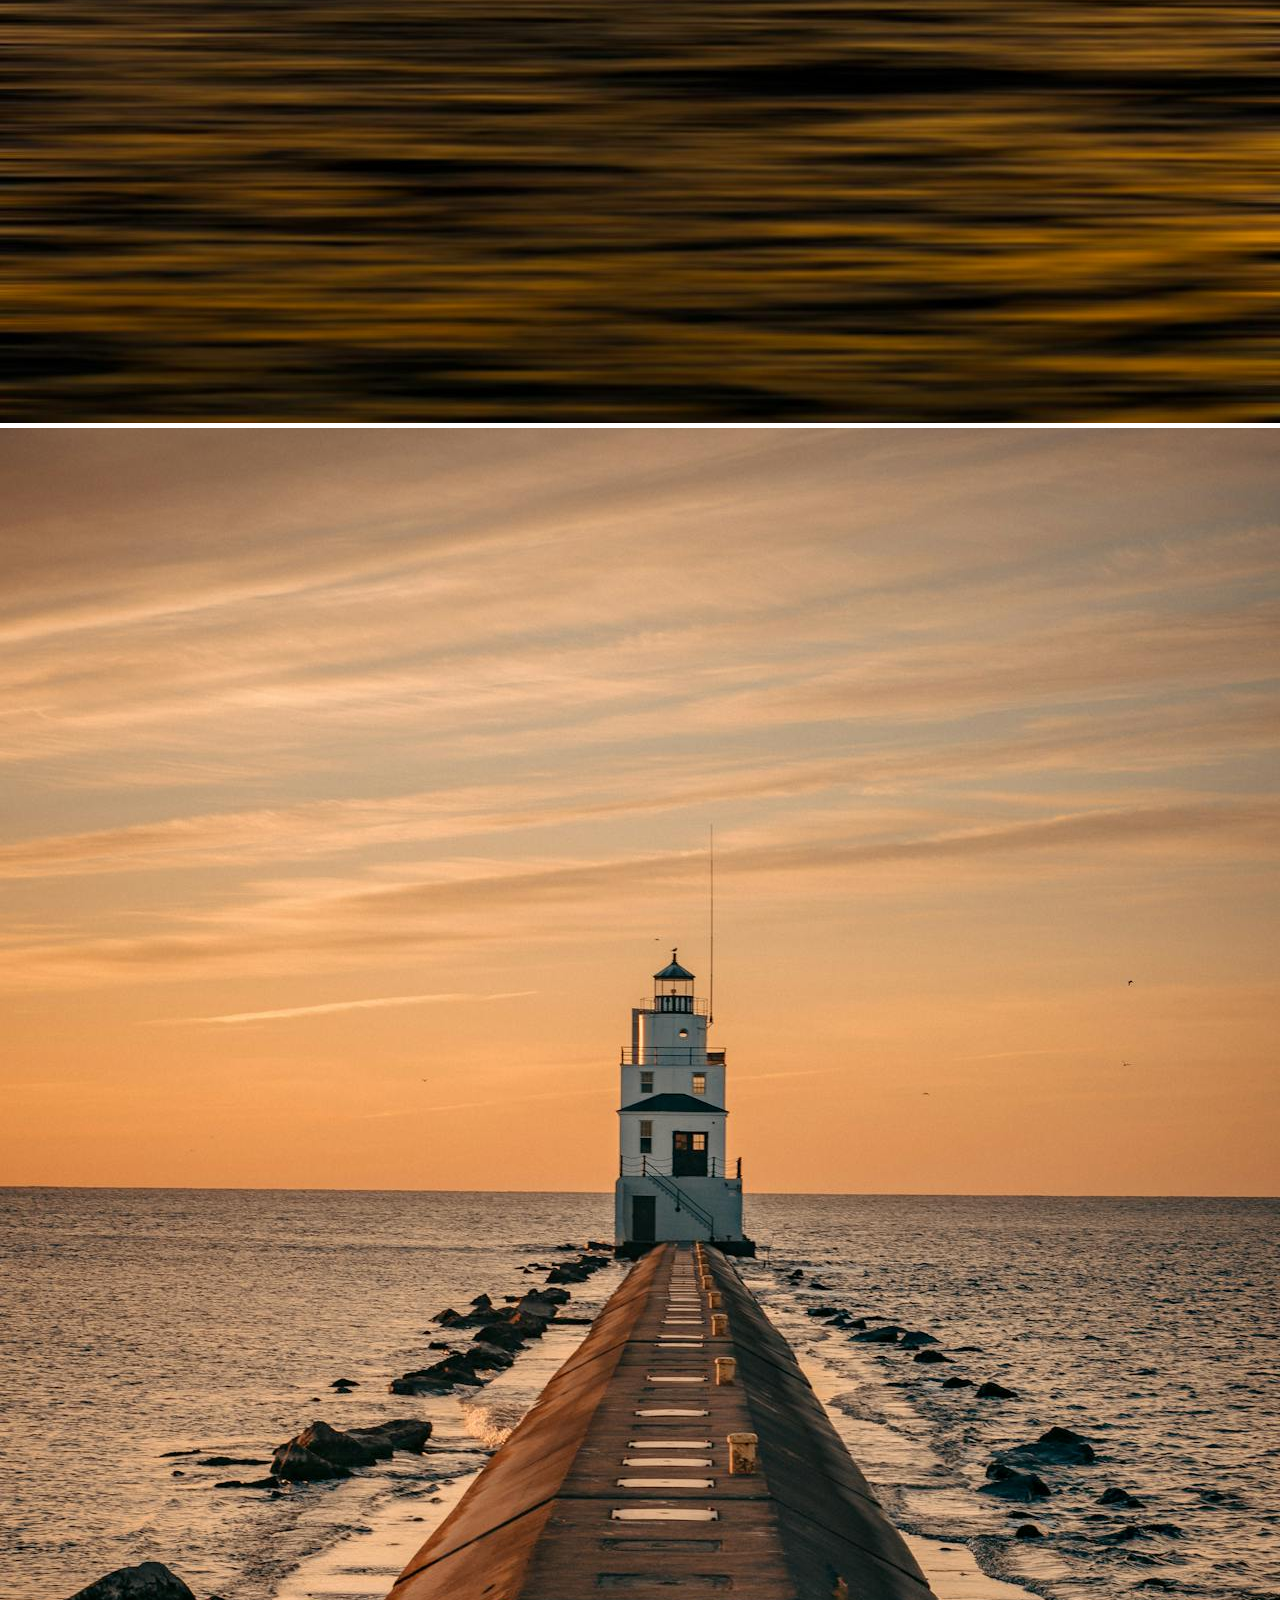
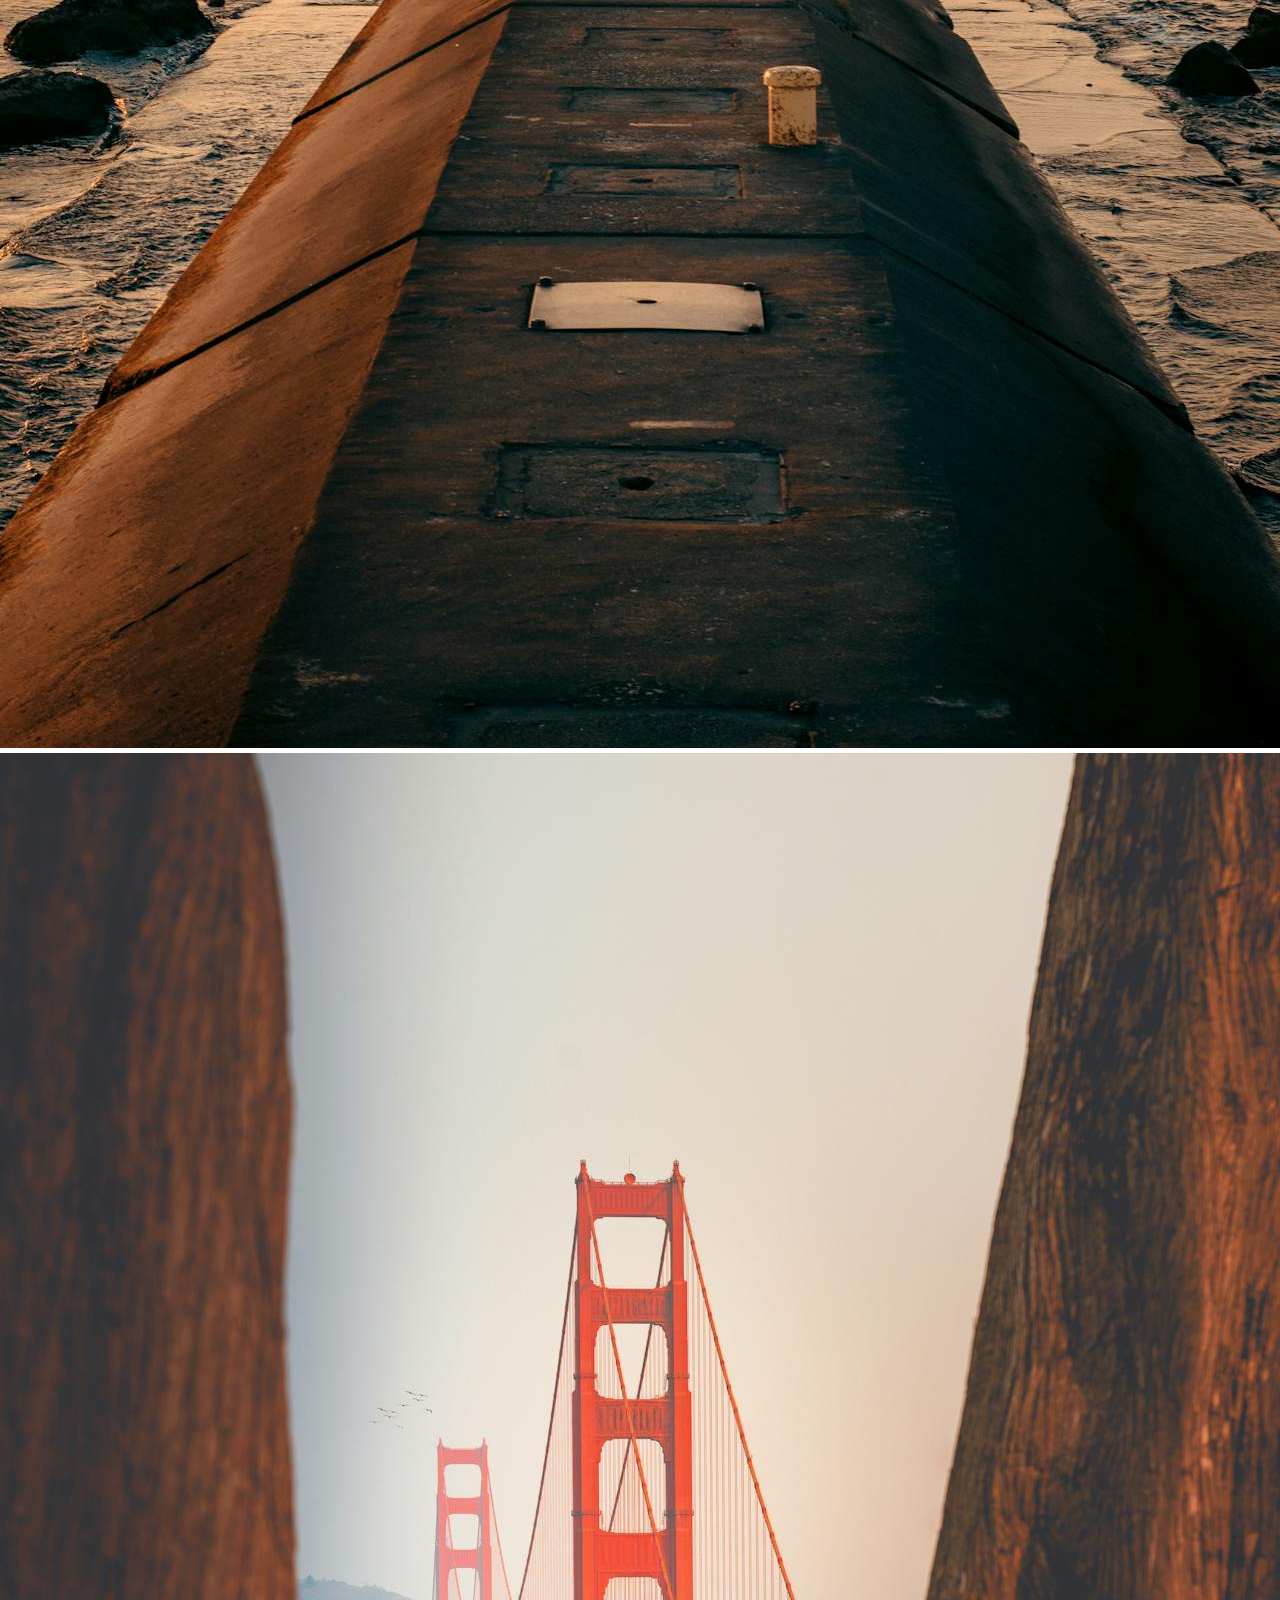
<file: backup.html>
<!DOCTYPE html>
<html lang="en">
  <head>
    <meta charset="UTF-8" />
    <meta name="viewport" content="width=device-width, initial-scale=1.0" />
    <title>Home</title>

    <link rel="stylesheet" href="assets/css/style.css" />

    <script type="module" src="assets/js/index.js" defer></script>
  </head>
  <body>
    <div class="navbar__wrapper">
      <div class="navbar__top">
        <div class="navbar__brand">
          <svg xmlns="http://www.w3.org/2000/svg" viewBox="0 0 512 512">
            <path
              d="M216 186.7c-23.9 13.8-40 39.7-40 69.3L32 256C14.3 256-.2 241.6 2 224.1C10.7 154 47.8 92.7 101.3 52c14.1-10.7 33.8-5.3 42.7 10l72 124.7zM256 336c14.6 0 28.2-3.9 40-10.7l72 124.8c8.8 15.3 3.7 35.1-12.6 41.9c-30.6 12.9-64.2 20-99.4 20s-68.9-7.1-99.4-20c-16.3-6.9-21.4-26.6-12.6-41.9l72-124.8c11.8 6.8 25.4 10.7 40 10.7zm224-80l-144 0c0-29.6-16.1-55.5-40-69.3L368 62c8.8-15.3 28.6-20.7 42.7-10c53.6 40.7 90.6 102 99.4 172.1c2.2 17.5-12.4 31.9-30 31.9zM256 208a48 48 0 1 1 0 96 48 48 0 1 1 0-96z"
            />
          </svg>
          <span>AnimeRadiation</span>
        </div>
        <div class="search__wrapper">
          <input type="text" class="search" placeholder="Search..." />
          <svg xmlns="http://www.w3.org/2000/svg" viewBox="0 0 512 512">
            <path
              d="M416 208c0 45.9-14.9 88.3-40 122.7L502.6 457.4c12.5 12.5 12.5 32.8 0 45.3s-32.8 12.5-45.3 0L330.7 376c-34.4 25.2-76.8 40-122.7 40C93.1 416 0 322.9 0 208S93.1 0 208 0S416 93.1 416 208zM208 352a144 144 0 1 0 0-288 144 144 0 1 0 0 288z"
            />
          </svg>
          <div class="searched__container"></div>
        </div>
      </div>
      <div class="navbar__bottom">
        <div class="navbar__bottom__wrapper">
          <ul class="navbar">
            <li>
              <a href="#"
                >Home
                <svg xmlns="http://www.w3.org/2000/svg" viewBox="0 0 576 512">
                  <path
                    d="M575.8 255.5c0 18-15 32.1-32 32.1h-32l.7 160.2c0 2.7-.2 5.4-.5 8.1V472c0 22.1-17.9 40-40 40H456c-1.1 0-2.2 0-3.3-.1c-1.4 .1-2.8 .1-4.2 .1H416 392c-22.1 0-40-17.9-40-40V448 384c0-17.7-14.3-32-32-32H256c-17.7 0-32 14.3-32 32v64 24c0 22.1-17.9 40-40 40H160 128.1c-1.5 0-3-.1-4.5-.2c-1.2 .1-2.4 .2-3.6 .2H104c-22.1 0-40-17.9-40-40V360c0-.9 0-1.9 .1-2.8V287.6H32c-18 0-32-14-32-32.1c0-9 3-17 10-24L266.4 8c7-7 15-8 22-8s15 2 21 7L564.8 231.5c8 7 12 15 11 24z"
                  />
                </svg>
              </a>
            </li>
            <li>
              <a href="#"
                >All
                <svg xmlns="http://www.w3.org/2000/svg" viewBox="0 0 448 512">
                  <path
                    d="M384 96V224H256V96H384zm0 192V416H256V288H384zM192 224H64V96H192V224zM64 288H192V416H64V288zM64 32C28.7 32 0 60.7 0 96V416c0 35.3 28.7 64 64 64H384c35.3 0 64-28.7 64-64V96c0-35.3-28.7-64-64-64H64z"
                  />
                </svg>
              </a>
            </li>
            <li>
              <a href="#"
                >Search
                <svg xmlns="http://www.w3.org/2000/svg" viewBox="0 0 512 512">
                  <path
                    d="M416 208c0 45.9-14.9 88.3-40 122.7L502.6 457.4c12.5 12.5 12.5 32.8 0 45.3s-32.8 12.5-45.3 0L330.7 376c-34.4 25.2-76.8 40-122.7 40C93.1 416 0 322.9 0 208S93.1 0 208 0S416 93.1 416 208zM208 352a144 144 0 1 0 0-288 144 144 0 1 0 0 288z"
                  />
                </svg>
              </a>
            </li>
            <li>
              <a href="#"
                >Genres
                <svg xmlns="http://www.w3.org/2000/svg" viewBox="0 0 384 512">
                  <path
                    d="M192 144a112 112 0 1 1 0 224 112 112 0 1 1 0-224zm0 288a176 176 0 1 0 0-352 176 176 0 1 0 0 352z"
                  />
                </svg>
              </a>
            </li>
            <li>
              <a href="#">
                Random
                <svg xmlns="http://www.w3.org/2000/svg" viewBox="0 0 512 512">
                  <path
                    d="M403.8 34.4c12-5 25.7-2.2 34.9 6.9l64 64c6 6 9.4 14.1 9.4 22.6s-3.4 16.6-9.4 22.6l-64 64c-9.2 9.2-22.9 11.9-34.9 6.9s-19.8-16.6-19.8-29.6V160H352c-10.1 0-19.6 4.7-25.6 12.8L284 229.3 244 176l31.2-41.6C293.3 110.2 321.8 96 352 96h32V64c0-12.9 7.8-24.6 19.8-29.6zM164 282.7L204 336l-31.2 41.6C154.7 401.8 126.2 416 96 416H32c-17.7 0-32-14.3-32-32s14.3-32 32-32H96c10.1 0 19.6-4.7 25.6-12.8L164 282.7zm274.6 188c-9.2 9.2-22.9 11.9-34.9 6.9s-19.8-16.6-19.8-29.6V416H352c-30.2 0-58.7-14.2-76.8-38.4L121.6 172.8c-6-8.1-15.5-12.8-25.6-12.8H32c-17.7 0-32-14.3-32-32s14.3-32 32-32H96c30.2 0 58.7 14.2 76.8 38.4L326.4 339.2c6 8.1 15.5 12.8 25.6 12.8h32V320c0-12.9 7.8-24.6 19.8-29.6s25.7-2.2 34.9 6.9l64 64c6 6 9.4 14.1 9.4 22.6s-3.4 16.6-9.4 22.6l-64 64z"
                  /></svg
              ></a>
            </li>
          </ul>
        </div>
      </div>
    </div>
    <div class="header__wrapper">
        <div class="header__container">
          <img
            src="assets/images/header/header1.jpg"
            alt="Header Image"
            class="header__img"
          />

          <div class="header__content__wrapper">
            <div class="header__content">
              <div class="header__genre">
                <div class="genre">Fantasy</div>
                <div class="genre">Action</div>
              </div>
              <div class="header__title">Naruto: The Last Reload 1</div>
              <div class="header__text">
                Lorem ipsum dolor sit amet consectetur adipisicing elit. Quod
                dolorem molestias ipsam debitis. Ea iste neque, inventore sed
                veritatis doloribus soluta. Corporis facilis voluptates
                reiciendis reprehenderit atque natus accusantium nam?
              </div>
              <div class="header__button">Read More</div>
            </div>
            <div class="header__content">
              <div class="header__genre">
                <div class="genre">Fantasy</div>
                <div class="genre">Action</div>
              </div>
              <div class="header__title">Naruto: The Last Reload 2</div>
              <div class="header__text">
                Lorem ipsum dolor sit amet consectetur adipisicing elit. Quod
                dolorem molestias ipsam debitis. Ea iste neque, inventore sed
                veritatis doloribus soluta. Corporis facilis voluptates
                reiciendis reprehenderit atque natus accusantium nam?
              </div>
              <div class="header__button">Read More</div>
            </div>
            <div class="header__content">
              <div class="header__genre">
                <div class="genre">Fantasy</div>
                <div class="genre">Action</div>
              </div>
              <div class="header__title">Naruto: The Last Reload 3</div>
              <div class="header__text">
                Lorem ipsum dolor sit amet consectetur adipisicing elit. Quod
                dolorem molestias ipsam debitis. Ea iste neque, inventore sed
                veritatis doloribus soluta. Corporis facilis voluptates
                reiciendis reprehenderit atque natus accusantium nam?
              </div>
              <div class="header__button">Read More</div>
            </div>
            <div class="header__content">
              <div class="header__genre">
                <div class="genre">Fantasy</div>
                <div class="genre">Action</div>
              </div>
              <div class="header__title">Naruto: The Last Reload 4</div>
              <div class="header__text">
                Lorem ipsum dolor sit amet consectetur adipisicing elit. Quod
                dolorem molestias ipsam debitis. Ea iste neque, inventore sed
                veritatis doloribus soluta. Corporis facilis voluptates
                reiciendis reprehenderit atque natus accusantium nam?
              </div>
              <div class="header__button">Read More</div>
            </div>
            <div class="header__content">
              <div class="header__genre">
                <div class="genre">Fantasy</div>
                <div class="genre">Action</div>
              </div>
              <div class="header__title">Naruto: The Last Reload 5</div>
              <div class="header__text">
                Lorem ipsum dolor sit amet consectetur adipisicing elit. Quod
                dolorem molestias ipsam debitis. Ea iste neque, inventore sed
                veritatis doloribus soluta. Corporis facilis voluptates
                reiciendis reprehenderit atque natus accusantium nam?
              </div>
              <div class="header__button">Read More</div>
            </div>
          </div>

          <div class="header__control__wrapper">
            <div class="header__control__container">
              <div class="header__controls">
                <div class="header__control">
                  <img
                    src="assets/images/header/header1.jpg"
                    alt=""
                    class="header__control__img"
                  />
                  <div class="overlay 0 active"></div>
                </div>
                <div class="header__control">
                  <img
                    src="assets/images/header/header2.jpg"
                    alt=""
                    class="header__control__img"
                  />
                  <div class="overlay 1"></div>
                </div>
                <div class="header__control">
                  <img
                    src="assets/images/header/header3.jpg"
                    alt=""
                    class="header__control__img"
                  />
                  <div class="overlay 2"></div>
                </div>
                <div class="header__control">
                  <img
                    src="assets/images/header/header4.jpg"
                    alt=""
                    class="header__control__img"
                  />
                  <div class="overlay 3"></div>
                </div>
                <div class="header__control">
                  <img
                    src="assets/images/header/header5.jpg"
                    alt=""
                    class="header__control__img"
                  />
                  <div class="overlay 4"></div>
                </div>
              </div>
              <div class="header__control__actions">
                <div class="action -1">
                  <svg
                    class="-1"
                    xmlns="http://www.w3.org/2000/svg"
                    viewBox="0 0 448 512"
                  >
                    <path
                      d="M9.4 233.4c-12.5 12.5-12.5 32.8 0 45.3l160 160c12.5 12.5 32.8 12.5 45.3 0s12.5-32.8 0-45.3L109.2 288 416 288c17.7 0 32-14.3 32-32s-14.3-32-32-32l-306.7 0L214.6 118.6c12.5-12.5 12.5-32.8 0-45.3s-32.8-12.5-45.3 0l-160 160z"
                    />
                  </svg>
                </div>
                <div class="action 1">
                  <svg xmlns="http://www.w3.org/2000/svg" viewBox="0 0 448 512">
                    <path
                      d="M438.6 278.6c12.5-12.5 12.5-32.8 0-45.3l-160-160c-12.5-12.5-32.8-12.5-45.3 0s-12.5 32.8 0 45.3L338.8 224 32 224c-17.7 0-32 14.3-32 32s14.3 32 32 32l306.7 0L233.4 393.4c-12.5 12.5-12.5 32.8 0 45.3s32.8 12.5 45.3 0l160-160z"
                    />
                  </svg>
                </div>
              </div>
            </div>
          </div>
        </div>
      </div>
    <section>
      
      <div class="section__wrapper"></div>
    </section>
  </body>
</html>
</file>
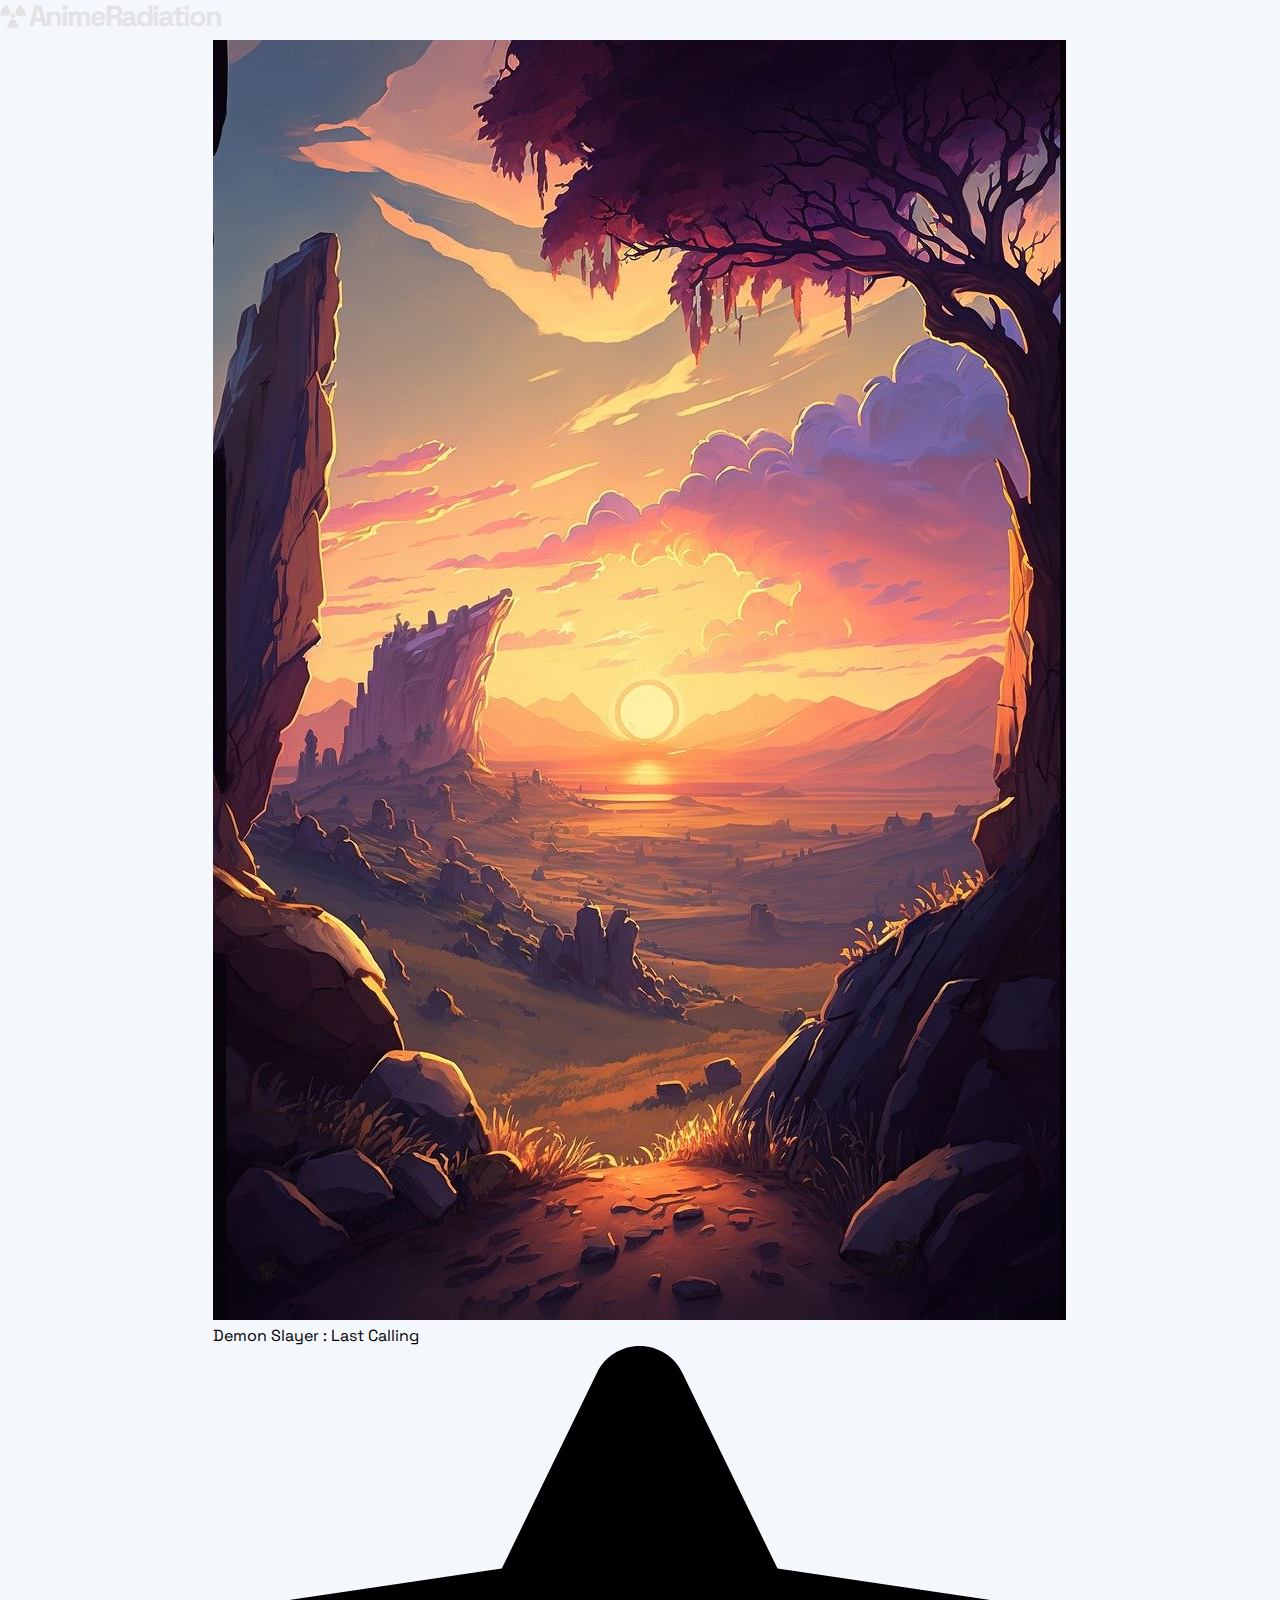
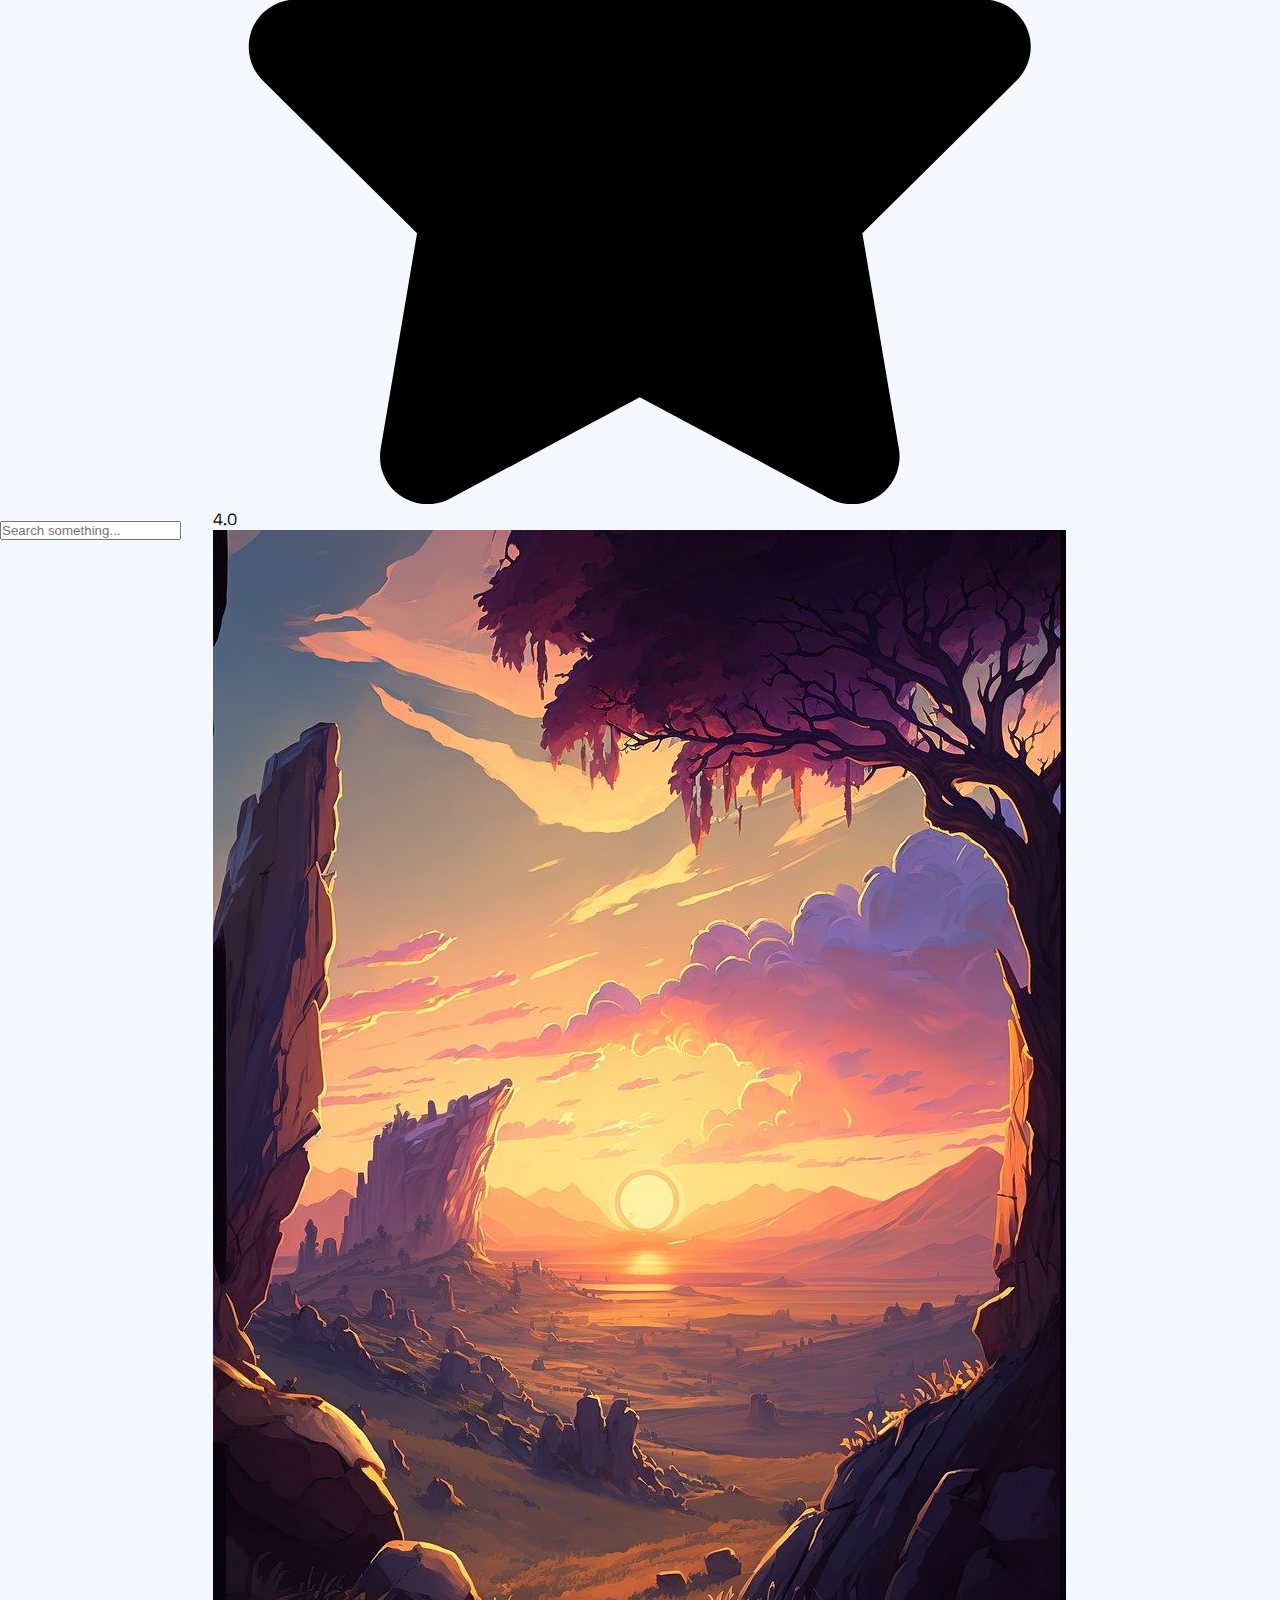
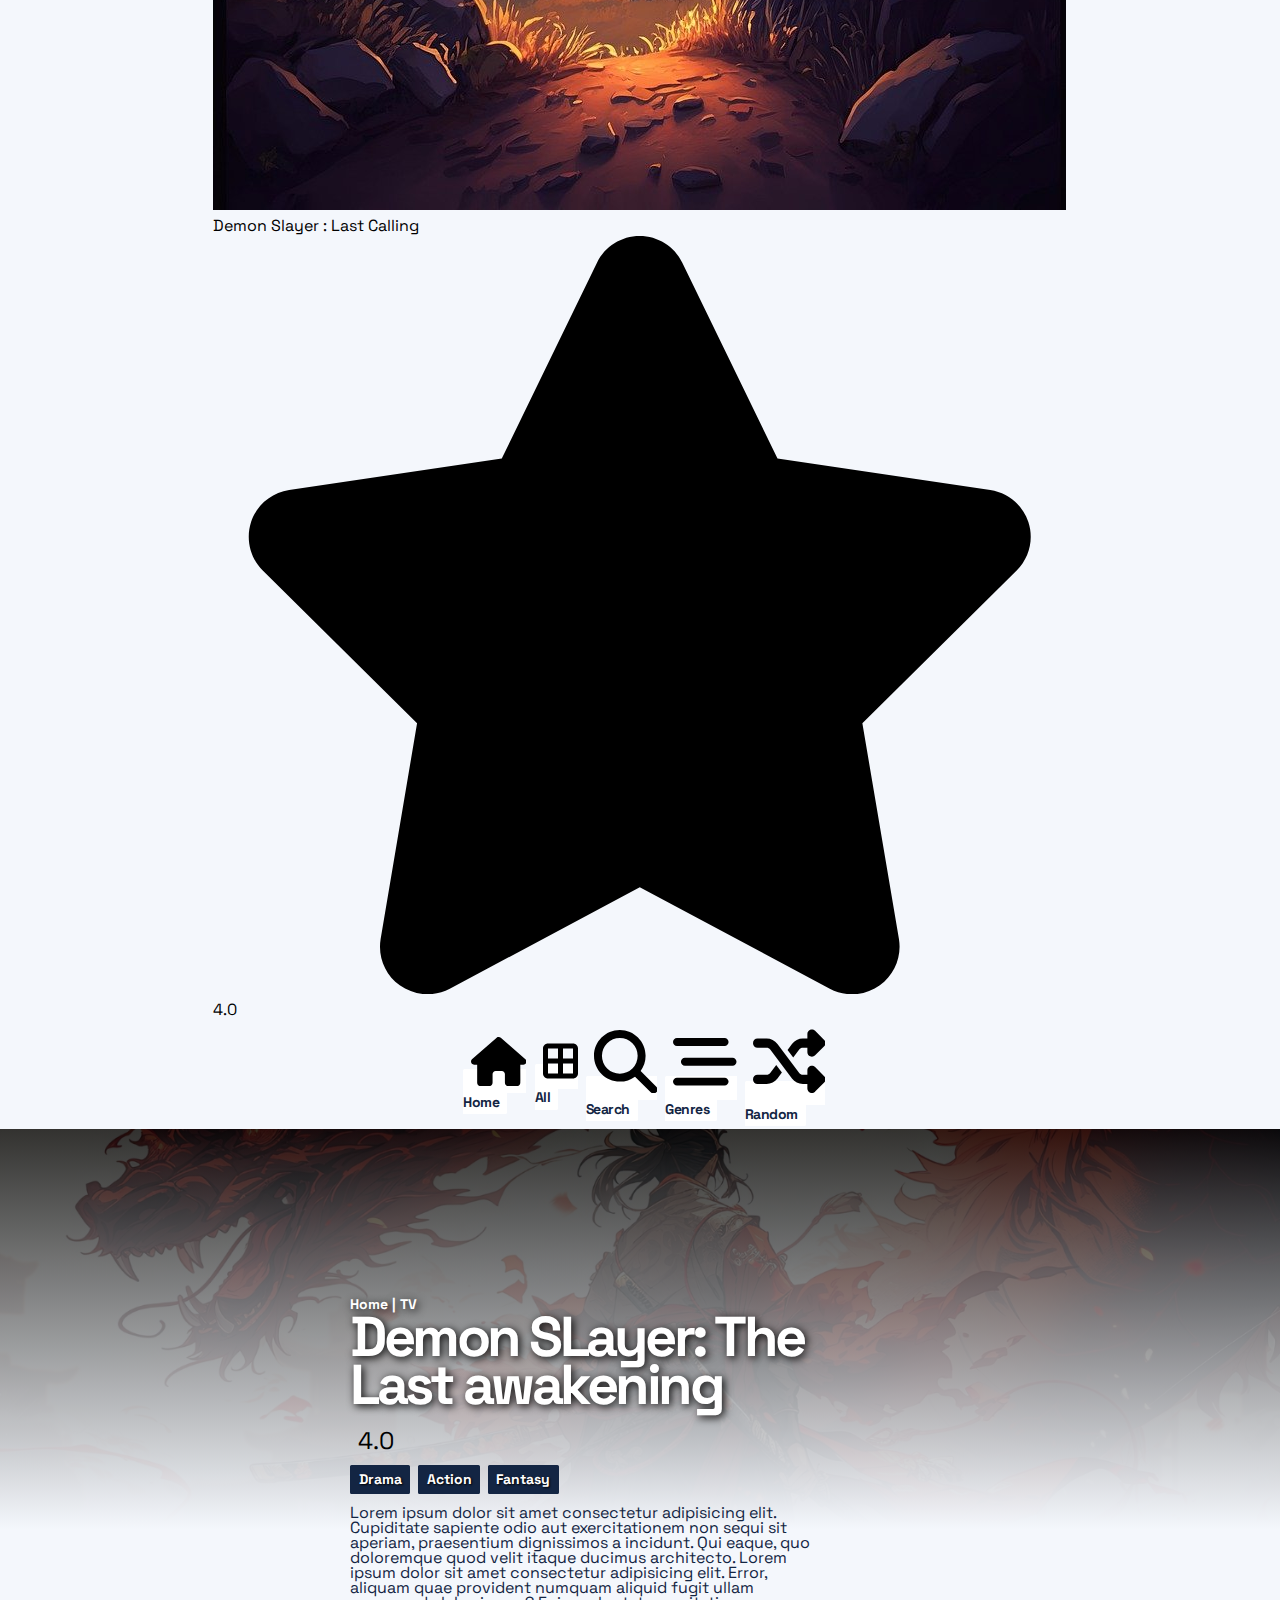
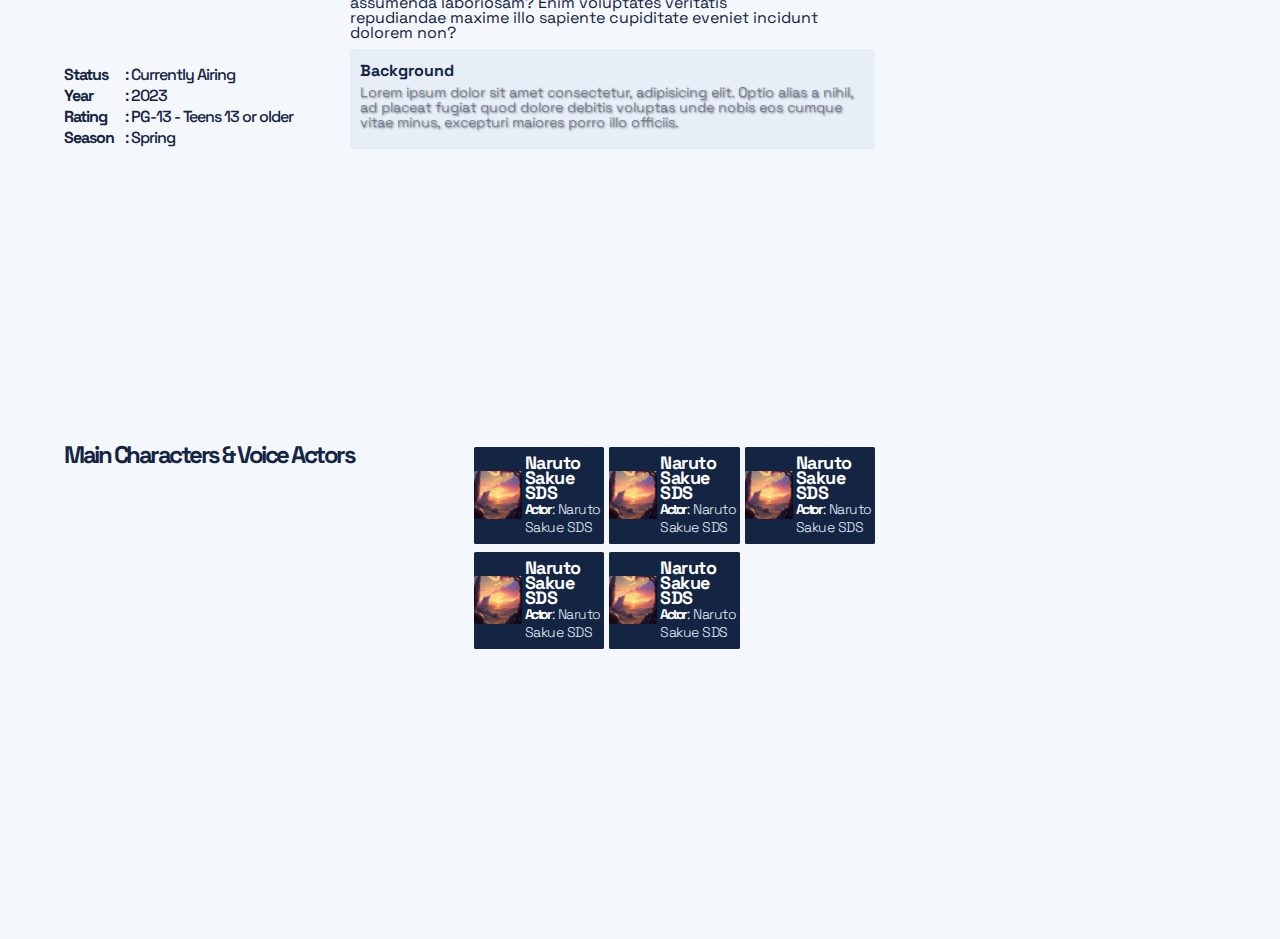
<file: page.html>
<!DOCTYPE html>
<html lang="en">
  <head>
    <meta charset="UTF-8" />
    <meta name="viewport" content="width=device-width, initial-scale=1.0" />
    <title>Document</title>

    <script src="assets/js/page.js" defer></script>

    <link
      rel="stylesheet"
      href="https://cdnjs.cloudflare.com/ajax/libs/font-awesome/6.4.0/css/all.min.css"
      integrity="sha512-iecdLmaskl7CVkqkXNQ/ZH/XLlvWZOJyj7Yy7tcenmpD1ypASozpmT/E0iPtmFIB46ZmdtAc9eNBvH0H/ZpiBw=="
      crossorigin="anonymous"
      referrerpolicy="no-referrer"
    />

    <link rel="stylesheet" href="assets/css/style.css" />
    <link rel="stylesheet" href="assets/css/header.css" />
    <link rel="stylesheet" href="assets/css/page.css" />
  </head>
  <body>
    <nav>
      <div class="navbar__wrapper">
        <div class="navbar__item">
          <div class="navbar__brand">
            <svg
              xmlns="http://www.w3.org/2000/svg"
              viewBox="0 0 512 512"
              fill="#de2b3f"
            >
              <path
                d="M216 186.7c-23.9 13.8-40 39.7-40 69.3L32 256C14.3 256-.2 241.6 2 224.1C10.7 154 47.8 92.7 101.3 52c14.1-10.7 33.8-5.3 42.7 10l72 124.7zM256 336c14.6 0 28.2-3.9 40-10.7l72 124.8c8.8 15.3 3.7 35.1-12.6 41.9c-30.6 12.9-64.2 20-99.4 20s-68.9-7.1-99.4-20c-16.3-6.9-21.4-26.6-12.6-41.9l72-124.8c11.8 6.8 25.4 10.7 40 10.7zm224-80l-144 0c0-29.6-16.1-55.5-40-69.3L368 62c8.8-15.3 28.6-20.7 42.7-10c53.6 40.7 90.6 102 99.4 172.1c2.2 17.5-12.4 31.9-30 31.9zM256 208a48 48 0 1 1 0 96 48 48 0 1 1 0-96z"
              />
            </svg>

            <span>AnimeRadiation</span>
          </div>
        </div>
        <div class="search__wrapper">
          <input type="text" class="search" placeholder="Search something..." />
          <div class="search__icon">
            <svg xmlns="http://www.w3.org/2000/svg" viewBox="0 0 512 512">
              <path
                d="M416 208c0 45.9-14.9 88.3-40 122.7L502.6 457.4c12.5 12.5 12.5 32.8 0 45.3s-32.8 12.5-45.3 0L330.7 376c-34.4 25.2-76.8 40-122.7 40C93.1 416 0 322.9 0 208S93.1 0 208 0S416 93.1 416 208zM208 352a144 144 0 1 0 0-288 144 144 0 1 0 0 288z"
              />
            </svg>
          </div>
          <div class="search__results">
            <div class="result" id="RedirectAnime" data-Anime_ID="3434">
              <div class="overlay__result"></div>
              <div class="result__image">
                <img
                  src="assets/images/Header/1.jpg"
                  alt=""
                  class="result__img"
                />
              </div>
              <div class="results__content">
                <div class="result__title">Demon Slayer : Last Calling</div>
                <div class="result__stars">
                  <div class="stars">
                    <svg
                      xmlns="http://www.w3.org/2000/svg"
                      viewBox="0 0 576 512"
                    >
                      <path
                        d="M316.9 18C311.6 7 300.4 0 288.1 0s-23.4 7-28.8 18L195 150.3 51.4 171.5c-12 1.8-22 10.2-25.7 21.7s-.7 24.2 7.9 32.7L137.8 329 113.2 474.7c-2 12 3 24.2 12.9 31.3s23 8 33.8 2.3l128.3-68.5 128.3 68.5c10.8 5.7 23.9 4.9 33.8-2.3s14.9-19.3 12.9-31.3L438.5 329 542.7 225.9c8.6-8.5 11.7-21.2 7.9-32.7s-13.7-19.9-25.7-21.7L381.2 150.3 316.9 18z"
                      />
                    </svg>
                  </div>
                  <div class="score">4.0</div>
                </div>
              </div>
            </div>
            <div class="result" id="RedirectAnime" data-Anime_ID="3434">
              <div class="result__image">
                <img
                  src="assets/images/Header/1.jpg"
                  alt=""
                  class="result__img"
                />
              </div>
              <div class="results__content">
                <div class="result__title">Demon Slayer : Last Calling</div>
                <div class="result__stars">
                  <div class="stars">
                    <svg
                      xmlns="http://www.w3.org/2000/svg"
                      viewBox="0 0 576 512"
                    >
                      <path
                        d="M316.9 18C311.6 7 300.4 0 288.1 0s-23.4 7-28.8 18L195 150.3 51.4 171.5c-12 1.8-22 10.2-25.7 21.7s-.7 24.2 7.9 32.7L137.8 329 113.2 474.7c-2 12 3 24.2 12.9 31.3s23 8 33.8 2.3l128.3-68.5 128.3 68.5c10.8 5.7 23.9 4.9 33.8-2.3s14.9-19.3 12.9-31.3L438.5 329 542.7 225.9c8.6-8.5 11.7-21.2 7.9-32.7s-13.7-19.9-25.7-21.7L381.2 150.3 316.9 18z"
                      />
                    </svg>
                  </div>
                  <div class="score">4.0</div>
                </div>
              </div>
            </div>
          </div>
        </div>
      </div>
    </nav>
    <div class="navbar__container">
      <ul class="navbar">
        <li>
          <a href="#">
            <svg xmlns="http://www.w3.org/2000/svg" viewBox="0 0 576 512">
              <path
                d="M575.8 255.5c0 18-15 32.1-32 32.1h-32l.7 160.2c0 2.7-.2 5.4-.5 8.1V472c0 22.1-17.9 40-40 40H456c-1.1 0-2.2 0-3.3-.1c-1.4 .1-2.8 .1-4.2 .1H416 392c-22.1 0-40-17.9-40-40V448 384c0-17.7-14.3-32-32-32H256c-17.7 0-32 14.3-32 32v64 24c0 22.1-17.9 40-40 40H160 128.1c-1.5 0-3-.1-4.5-.2c-1.2 .1-2.4 .2-3.6 .2H104c-22.1 0-40-17.9-40-40V360c0-.9 0-1.9 .1-2.8V287.6H32c-18 0-32-14-32-32.1c0-9 3-17 10-24L266.4 8c7-7 15-8 22-8s15 2 21 7L564.8 231.5c8 7 12 15 11 24z"
              />
            </svg>
            Home</a
          >
        </li>
        <li>
          <a href="#">
            <svg xmlns="http://www.w3.org/2000/svg" viewBox="0 0 448 512">
              <path
                d="M384 96V224H256V96H384zm0 192V416H256V288H384zM192 224H64V96H192V224zM64 288H192V416H64V288zM64 32C28.7 32 0 60.7 0 96V416c0 35.3 28.7 64 64 64H384c35.3 0 64-28.7 64-64V96c0-35.3-28.7-64-64-64H64z"
              />
            </svg>
            All</a
          >
        </li>
        <li>
          <a href="#">
            <svg xmlns="http://www.w3.org/2000/svg" viewBox="0 0 512 512">
              <path
                d="M416 208c0 45.9-14.9 88.3-40 122.7L502.6 457.4c12.5 12.5 12.5 32.8 0 45.3s-32.8 12.5-45.3 0L330.7 376c-34.4 25.2-76.8 40-122.7 40C93.1 416 0 322.9 0 208S93.1 0 208 0S416 93.1 416 208zM208 352a144 144 0 1 0 0-288 144 144 0 1 0 0 288z"
              />
            </svg>
            Search</a
          >
        </li>
        <li>
          <a href="#">
            <svg xmlns="http://www.w3.org/2000/svg" viewBox="0 0 512 512">
              <path
                d="M0 96C0 78.3 14.3 64 32 64H416c17.7 0 32 14.3 32 32s-14.3 32-32 32H32C14.3 128 0 113.7 0 96zM64 256c0-17.7 14.3-32 32-32H480c17.7 0 32 14.3 32 32s-14.3 32-32 32H96c-17.7 0-32-14.3-32-32zM448 416c0 17.7-14.3 32-32 32H32c-17.7 0-32-14.3-32-32s14.3-32 32-32H416c17.7 0 32 14.3 32 32z"
              />
            </svg>
            Genres</a
          >
        </li>
        <li>
          <a href="#">
            <svg xmlns="http://www.w3.org/2000/svg" viewBox="0 0 512 512">
              <path
                d="M403.8 34.4c12-5 25.7-2.2 34.9 6.9l64 64c6 6 9.4 14.1 9.4 22.6s-3.4 16.6-9.4 22.6l-64 64c-9.2 9.2-22.9 11.9-34.9 6.9s-19.8-16.6-19.8-29.6V160H352c-10.1 0-19.6 4.7-25.6 12.8L284 229.3 244 176l31.2-41.6C293.3 110.2 321.8 96 352 96h32V64c0-12.9 7.8-24.6 19.8-29.6zM164 282.7L204 336l-31.2 41.6C154.7 401.8 126.2 416 96 416H32c-17.7 0-32-14.3-32-32s14.3-32 32-32H96c10.1 0 19.6-4.7 25.6-12.8L164 282.7zm274.6 188c-9.2 9.2-22.9 11.9-34.9 6.9s-19.8-16.6-19.8-29.6V416H352c-30.2 0-58.7-14.2-76.8-38.4L121.6 172.8c-6-8.1-15.5-12.8-25.6-12.8H32c-17.7 0-32-14.3-32-32s14.3-32 32-32H96c30.2 0 58.7 14.2 76.8 38.4L326.4 339.2c6 8.1 15.5 12.8 25.6 12.8h32V320c0-12.9 7.8-24.6 19.8-29.6s25.7-2.2 34.9 6.9l64 64c6 6 9.4 14.1 9.4 22.6s-3.4 16.6-9.4 22.6l-64 64z"
              />
            </svg>
            Random</a
          >
        </li>
      </ul>
    </div>
    <div class="anime__display__wrapper">
      <div class="anime__main__image">
        <img src="assets/images/Header/2.jpg" alt="" class="main__img" />
        <div class="image__overlay"></div>
      </div>
      <div class="anime__display__container__wrapper">
        <div class="anime__display__container__section">
          <div class="anime__display__container">
            <div class="anime__display__main">
              <div class="anime__display__image">
                <img
                  src="assets/images/Header/2.jpg"
                  alt=""
                  class="anime__img"
                />

                <div class="display__image__content">
                  <div class="content__text">
                    Status<span class="A_status">: Currently Airing</span>
                  </div>
                  <div class="content__text">
                    Year<span class="A_status">: 2023</span>
                  </div>
                  <div class="content__text">
                    Rating
                    <span class="A_status">: PG-13 - Teens 13 or older</span>
                  </div>
                  <div class="content__text">
                    Season <span class="A_status">: Spring</span>
                  </div>
                </div>
              </div>
              <div class="anime__display__content">
                <div class="display__content__span">Home | TV</div>
                <div class="display__content__title">
                  Demon SLayer: The Last awakening
                </div>
                <div class="stars">
                  <div class="star">
                    <i
                      class="fa-solid fa-star fa-lg"
                      style="color: #132543"
                    ></i>
                    <i
                      class="fa-solid fa-star fa-lg"
                      style="color: #132543"
                    ></i>
                    <i
                      class="fa-solid fa-star fa-lg"
                      style="color: #132543"
                    ></i>
                    <i
                      class="fa-solid fa-star fa-lg"
                      style="color: #132543"
                    ></i>
                    <i
                      class="fa-solid fa-star fa-lg"
                      style="color: #f0e9ec"
                    ></i>
                  </div>
                  <div class="score">4.0</div>
                </div>
                <div class="anime__genres">
                  <div class="genre" data-GenreID="12">Drama</div>
                  <div class="genre" data-GenreID="42">Action</div>
                  <div class="genre" data-GenreID="205">Fantasy</div>
                </div>
                <div class="display__text">
                  Lorem ipsum dolor sit amet consectetur adipisicing elit.
                  Cupiditate sapiente odio aut exercitationem non sequi sit
                  aperiam, praesentium dignissimos a incidunt. Qui eaque, quo
                  doloremque quod velit itaque ducimus architecto. Lorem ipsum
                  dolor sit amet consectetur adipisicing elit. Error, aliquam
                  quae provident numquam aliquid fugit ullam assumenda
                  laboriosam? Enim voluptates veritatis repudiandae maxime illo
                  sapiente cupiditate eveniet incidunt dolorem non?
                </div>
                <div class="display__text__background">
                  <span>Background</span>
                  <div class="background">
                    Lorem ipsum dolor sit amet consectetur, adipisicing elit.
                    Optio alias a nihil, ad placeat fugiat quod dolore debitis
                    voluptas unde nobis eos cumque vitae minus, excepturi
                    maiores porro illo officiis.
                  </div>
                </div>
              </div>
            </div>
            <div class="more__anime__images">
              <img src="assets/images/Header/1.jpg" alt="" class="more__img" />
              <img src="assets/images/Header/3.jpg" alt="" class="more__img" />
              <img src="assets/images/Header/4.jpg" alt="" class="more__img" />
            </div>

            <div class="anime__characters__wrapper">
              <span>Main Characters & Voice Actors</span>
              <div class="anime__characters__container">
                <div class="anime__character">
                  <div class="anime__ch__item">
                    <img src="assets/images/Header/1.jpg" alt="" />
                  </div>
                  <div class="anime__ch__item_c">
                    <div class="ch__name">Naruto Sakue SDS</div>
                    <div class="ch__actor">
                      <span>Actor </span>: Naruto Sakue SDS
                    </div>
                  </div>
                </div>

                <div class="anime__character">
                    <div class="anime__ch__item">
                      <img src="assets/images/Header/1.jpg" alt="" />
                    </div>
                    <div class="anime__ch__item_c">
                      <div class="ch__name">Naruto Sakue SDS</div>
                      <div class="ch__actor">
                        <span>Actor </span>: Naruto Sakue SDS
                      </div>
                    </div>
                  </div>

                  <div class="anime__character">
                    <div class="anime__ch__item">
                      <img src="assets/images/Header/1.jpg" alt="" />
                    </div>
                    <div class="anime__ch__item_c">
                      <div class="ch__name">Naruto Sakue SDS</div>
                      <div class="ch__actor">
                        <span>Actor </span>: Naruto Sakue SDS
                      </div>
                    </div>
                  </div>

                  <div class="anime__character">
                    <div class="anime__ch__item">
                      <img src="assets/images/Header/1.jpg" alt="" />
                    </div>
                    <div class="anime__ch__item_c">
                      <div class="ch__name">Naruto Sakue SDS</div>
                      <div class="ch__actor">
                        <span>Actor </span>: Naruto Sakue SDS
                      </div>
                    </div>
                  </div>

                  <div class="anime__character">
                    <div class="anime__ch__item">
                      <img src="assets/images/Header/1.jpg" alt="" />
                    </div>
                    <div class="anime__ch__item_c">
                      <div class="ch__name">Naruto Sakue SDS</div>
                      <div class="ch__actor">
                        <span>Actor </span>: Naruto Sakue SDS
                      </div>
                    </div>
                  </div>
              </div>
            </div>
          </div>
        </div>
      </div>
    </div>

    <!-- <div class="id"></div> -->
  </body>
</html>
</file>
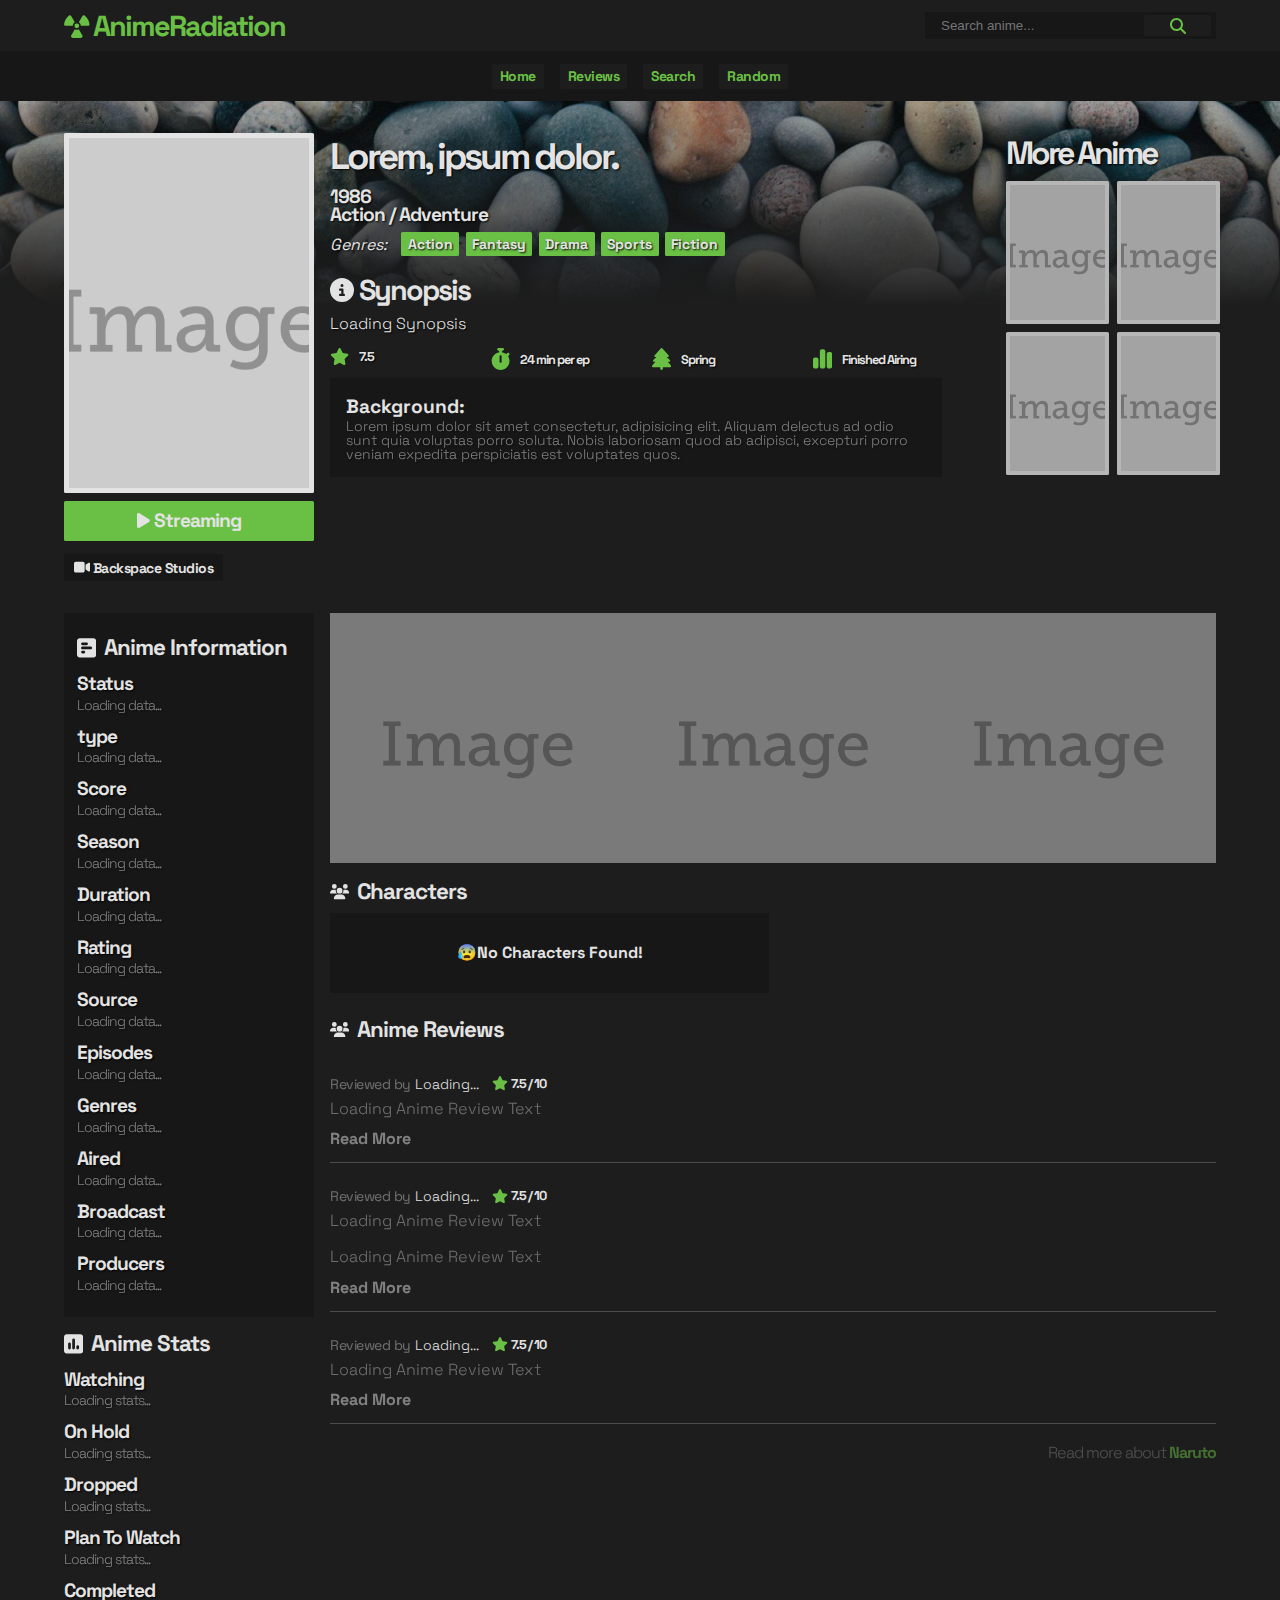
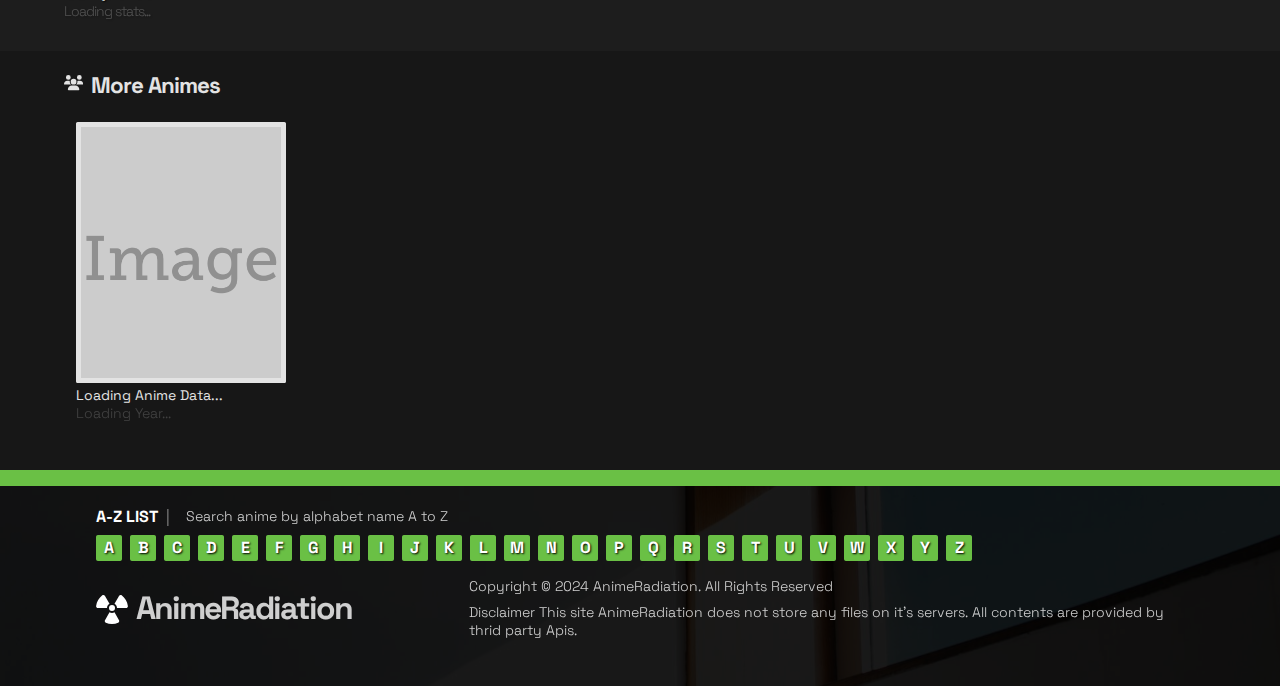
<file: random.html>
<!DOCTYPE html>
<html lang="en">
  <head>
    <meta charset="UTF-8" />
    <meta name="viewport" content="width=device-width, initial-scale=1.0" />
    <title>Home</title>

    <link rel="stylesheet" href="assets/css/style.css" />

    <script src="assets/js/random.js" defer></script>
    <script src="assets/js/search.js" defer></script>
  </head>
  <body>
    <div class="navbar__wrapper">
      <div class="navbar__wrapper__item">
        <div class="navbar__wrapper__container">
          <a href="index.html">
            <div class="navbar__brand">
              <svg xmlns="http://www.w3.org/2000/svg" viewBox="0 0 512 512">
                <path
                  d="M216 186.7c-23.9 13.8-40 39.7-40 69.3L32 256C14.3 256-.2 241.6 2 224.1C10.7 154 47.8 92.7 101.3 52c14.1-10.7 33.8-5.3 42.7 10l72 124.7zM256 336c14.6 0 28.2-3.9 40-10.7l72 124.8c8.8 15.3 3.7 35.1-12.6 41.9c-30.6 12.9-64.2 20-99.4 20s-68.9-7.1-99.4-20c-16.3-6.9-21.4-26.6-12.6-41.9l72-124.8c11.8 6.8 25.4 10.7 40 10.7zm224-80l-144 0c0-29.6-16.1-55.5-40-69.3L368 62c8.8-15.3 28.6-20.7 42.7-10c53.6 40.7 90.6 102 99.4 172.1c2.2 17.5-12.4 31.9-30 31.9zM256 208a48 48 0 1 1 0 96 48 48 0 1 1 0-96z"
                />
              </svg>
              <span>AnimeRadiation</span>
            </div>
          </a>
          <div class="navbar__search__wrapper">
            <input
              type="text"
              class="navbar__search"
              placeholder="Search anime..."
            />
            <div class="navbar__search__btn" onclick="searchSomething()">
              <svg xmlns="http://www.w3.org/2000/svg" viewBox="0 0 512 512">
                <path
                  d="M416 208c0 45.9-14.9 88.3-40 122.7L502.6 457.4c12.5 12.5 12.5 32.8 0 45.3s-32.8 12.5-45.3 0L330.7 376c-34.4 25.2-76.8 40-122.7 40C93.1 416 0 322.9 0 208S93.1 0 208 0S416 93.1 416 208zM208 352a144 144 0 1 0 0-288 144 144 0 1 0 0 288z"
                />
              </svg>

              <span>Search</span>
            </div>

            <div class="search__results__wrapper">
              <div class="results">
                <div class="results__img">
                  <img src="assets/images/img.png" alt="">
                </div>
                <div class="result__content">
                  <div class="title">Loading Anime Title</div>
                  <div class="year">2012</div>
                </div>
              </div>

            </div>
          </div>
        </div>
      </div>
      <div class="navbar__wrapper__item">
        <ul class="navbar">
          <li><a href="index.html">Home</a></li>
          <li><a href="reviews.html">Reviews</a></li>
          <li><a href="search.html">Search</a></li>
          <li><a href="random.html">Random</a></li>
        </ul>
      </div>
    </div>

    <div class="anime__header__wrapper">
      <div class="anime__header__container__overlay">
        <div class="anime__header__container">
          <div class="anime__header__container__grid">
            <div class="anime__header__image__container">
              <img src="assets/images/img.png" alt="" class="anime__img" />
              <div class="overlay__streaming">
                <svg xmlns="http://www.w3.org/2000/svg" viewBox="0 0 384 512">
                  <path
                    d="M73 39c-14.8-9.1-33.4-9.4-48.5-.9S0 62.6 0 80V432c0 17.4 9.4 33.4 24.5 41.9s33.7 8.1 48.5-.9L361 297c14.3-8.7 23-24.2 23-41s-8.7-32.2-23-41L73 39z"
                  />
                </svg>
                Streaming
              </div>
              <div class="studio__item">
                <svg xmlns="http://www.w3.org/2000/svg" viewBox="0 0 576 512">
                  <path
                    d="M0 128C0 92.7 28.7 64 64 64H320c35.3 0 64 28.7 64 64V384c0 35.3-28.7 64-64 64H64c-35.3 0-64-28.7-64-64V128zM559.1 99.8c10.4 5.6 16.9 16.4 16.9 28.2V384c0 11.8-6.5 22.6-16.9 28.2s-23 5-32.9-1.6l-96-64L416 337.1V320 192 174.9l14.2-9.5 96-64c9.8-6.5 22.4-7.2 32.9-1.6z"
                  />
                </svg>
                <span>Backspace Studios</span>
              </div>
            </div>
            <div class="anime__header__content">
              <div class="title">Lorem, ipsum dolor.</div>
              <div class="content__span">
                <span class="content__year">1986</span>
                <span class="type">Action / Adventure</span>
              </div>
              <div class="content__genres">
                <span>Genres: </span>
                <div class="genres">Action</div>
                <div class="genres">Fantasy</div>
                <div class="genres">Drama</div>
                <div class="genres">Sports</div>
                <div class="genres">Fiction</div>
              </div>
              <div class="content__stats mobile">
                <div class="content__stats__item">
                  <svg xmlns="http://www.w3.org/2000/svg" viewBox="0 0 576 512">
                    <path
                      d="M316.9 18C311.6 7 300.4 0 288.1 0s-23.4 7-28.8 18L195 150.3 51.4 171.5c-12 1.8-22 10.2-25.7 21.7s-.7 24.2 7.9 32.7L137.8 329 113.2 474.7c-2 12 3 24.2 12.9 31.3s23 8 33.8 2.3l128.3-68.5 128.3 68.5c10.8 5.7 23.9 4.9 33.8-2.3s14.9-19.3 12.9-31.3L438.5 329 542.7 225.9c8.6-8.5 11.7-21.2 7.9-32.7s-13.7-19.9-25.7-21.7L381.2 150.3 316.9 18z"
                    />
                  </svg>
                  <span class="content__score">7.5</span>
                </div>
                <div class="content__stats__item">
                  <svg xmlns="http://www.w3.org/2000/svg" viewBox="0 0 448 512">
                    <path
                      d="M176 0c-17.7 0-32 14.3-32 32s14.3 32 32 32h16V98.4C92.3 113.8 16 200 16 304c0 114.9 93.1 208 208 208s208-93.1 208-208c0-41.8-12.3-80.7-33.5-113.2l24.1-24.1c12.5-12.5 12.5-32.8 0-45.3s-32.8-12.5-45.3 0L355.7 143c-28.1-23-62.2-38.8-99.7-44.6V64h16c17.7 0 32-14.3 32-32s-14.3-32-32-32H224 176zm72 192V320c0 13.3-10.7 24-24 24s-24-10.7-24-24V192c0-13.3 10.7-24 24-24s24 10.7 24 24z"
                    />
                  </svg>
                  <span class="content__duration">24 min per ep</span>
                </div>
                <div class="content__stats__item">
                  <svg xmlns="http://www.w3.org/2000/svg" viewBox="0 0 448 512">
                    <path
                      d="M210.6 5.9L62 169.4c-3.9 4.2-6 9.8-6 15.5C56 197.7 66.3 208 79.1 208H104L30.6 281.4c-4.2 4.2-6.6 10-6.6 16C24 309.9 34.1 320 46.6 320H80L5.4 409.5C1.9 413.7 0 419 0 424.5c0 13 10.5 23.5 23.5 23.5H192v32c0 17.7 14.3 32 32 32s32-14.3 32-32V448H424.5c13 0 23.5-10.5 23.5-23.5c0-5.5-1.9-10.8-5.4-15L368 320h33.4c12.5 0 22.6-10.1 22.6-22.6c0-6-2.4-11.8-6.6-16L344 208h24.9c12.7 0 23.1-10.3 23.1-23.1c0-5.7-2.1-11.3-6-15.5L237.4 5.9C234 2.1 229.1 0 224 0s-10 2.1-13.4 5.9z"
                    />
                  </svg>
                  <span class="content__season">Spring</span>
                </div>
                <div class="content__stats__item">
                  <svg xmlns="http://www.w3.org/2000/svg" viewBox="0 0 448 512">
                    <path
                      d="M160 80c0-26.5 21.5-48 48-48h32c26.5 0 48 21.5 48 48V432c0 26.5-21.5 48-48 48H208c-26.5 0-48-21.5-48-48V80zM0 272c0-26.5 21.5-48 48-48H80c26.5 0 48 21.5 48 48V432c0 26.5-21.5 48-48 48H48c-26.5 0-48-21.5-48-48V272zM368 96h32c26.5 0 48 21.5 48 48V432c0 26.5-21.5 48-48 48H368c-26.5 0-48-21.5-48-48V144c0-26.5 21.5-48 48-48z"
                    />
                  </svg>
                  <span class="content__status">Finished Airing</span>
                </div>
              </div>
            </div>
            <div class="anime__header__content__des">
              <div class="main__synopsis">
                <div class="main__synopsis__header">
                  <svg xmlns="http://www.w3.org/2000/svg" viewBox="0 0 512 512">
                    <path
                      d="M256 512A256 256 0 1 0 256 0a256 256 0 1 0 0 512zM216 336h24V272H216c-13.3 0-24-10.7-24-24s10.7-24 24-24h48c13.3 0 24 10.7 24 24v88h8c13.3 0 24 10.7 24 24s-10.7 24-24 24H216c-13.3 0-24-10.7-24-24s10.7-24 24-24zm40-208a32 32 0 1 1 0 64 32 32 0 1 1 0-64z"
                    />
                  </svg>
                  Synopsis
                </div>

                <div class="synopsis">
                 Loading Synopsis
                </div>
                <div class="content__stats">
                  <div class="content__stats__item">
                    <svg
                      xmlns="http://www.w3.org/2000/svg"
                      viewBox="0 0 576 512"
                    >
                      <path
                        d="M316.9 18C311.6 7 300.4 0 288.1 0s-23.4 7-28.8 18L195 150.3 51.4 171.5c-12 1.8-22 10.2-25.7 21.7s-.7 24.2 7.9 32.7L137.8 329 113.2 474.7c-2 12 3 24.2 12.9 31.3s23 8 33.8 2.3l128.3-68.5 128.3 68.5c10.8 5.7 23.9 4.9 33.8-2.3s14.9-19.3 12.9-31.3L438.5 329 542.7 225.9c8.6-8.5 11.7-21.2 7.9-32.7s-13.7-19.9-25.7-21.7L381.2 150.3 316.9 18z"
                      />
                    </svg>
                    <span class="content__score">7.5</span>
                  </div>
                  <div class="content__stats__item">
                    <svg
                      xmlns="http://www.w3.org/2000/svg"
                      viewBox="0 0 448 512"
                    >
                      <path
                        d="M176 0c-17.7 0-32 14.3-32 32s14.3 32 32 32h16V98.4C92.3 113.8 16 200 16 304c0 114.9 93.1 208 208 208s208-93.1 208-208c0-41.8-12.3-80.7-33.5-113.2l24.1-24.1c12.5-12.5 12.5-32.8 0-45.3s-32.8-12.5-45.3 0L355.7 143c-28.1-23-62.2-38.8-99.7-44.6V64h16c17.7 0 32-14.3 32-32s-14.3-32-32-32H224 176zm72 192V320c0 13.3-10.7 24-24 24s-24-10.7-24-24V192c0-13.3 10.7-24 24-24s24 10.7 24 24z"
                      />
                    </svg>
                    <span class="content__duration">24 min per ep</span>
                  </div>
                  <div class="content__stats__item">
                    <svg
                      xmlns="http://www.w3.org/2000/svg"
                      viewBox="0 0 448 512"
                    >
                      <path
                        d="M210.6 5.9L62 169.4c-3.9 4.2-6 9.8-6 15.5C56 197.7 66.3 208 79.1 208H104L30.6 281.4c-4.2 4.2-6.6 10-6.6 16C24 309.9 34.1 320 46.6 320H80L5.4 409.5C1.9 413.7 0 419 0 424.5c0 13 10.5 23.5 23.5 23.5H192v32c0 17.7 14.3 32 32 32s32-14.3 32-32V448H424.5c13 0 23.5-10.5 23.5-23.5c0-5.5-1.9-10.8-5.4-15L368 320h33.4c12.5 0 22.6-10.1 22.6-22.6c0-6-2.4-11.8-6.6-16L344 208h24.9c12.7 0 23.1-10.3 23.1-23.1c0-5.7-2.1-11.3-6-15.5L237.4 5.9C234 2.1 229.1 0 224 0s-10 2.1-13.4 5.9z"
                      />
                    </svg>
                    <span class="content__season">Spring</span>
                  </div>
                  <div class="content__stats__item">
                    <svg
                      xmlns="http://www.w3.org/2000/svg"
                      viewBox="0 0 448 512"
                    >
                      <path
                        d="M160 80c0-26.5 21.5-48 48-48h32c26.5 0 48 21.5 48 48V432c0 26.5-21.5 48-48 48H208c-26.5 0-48-21.5-48-48V80zM0 272c0-26.5 21.5-48 48-48H80c26.5 0 48 21.5 48 48V432c0 26.5-21.5 48-48 48H48c-26.5 0-48-21.5-48-48V272zM368 96h32c26.5 0 48 21.5 48 48V432c0 26.5-21.5 48-48 48H368c-26.5 0-48-21.5-48-48V144c0-26.5 21.5-48 48-48z"
                      />
                    </svg>
                    <span class="content__status">Finished Airing</span>
                  </div>
                </div>
                <div class="main__background">
                  <div class="main__background__header">Background:</div>
                  <div class="background">
                    Lorem ipsum dolor sit amet consectetur, adipisicing elit.
                    Aliquam delectus ad odio sunt quia voluptas porro soluta.
                    Nobis laboriosam quod ab adipisci, excepturi porro veniam
                    expedita perspiciatis est voluptates quos.
                  </div>
                </div>
              </div>
            </div>
          </div>
          <div class="more__anime__wrapper">
            <div class="more__anime__header">More Anime</div>
            <div class="more__anime__grid">
              <div class="anime__grid">
                <img src="assets/images/img.png" alt="" />
              </div>
              <div class="anime__grid">
                <img src="assets/images/img.png" alt="" />
              </div>
              <div class="anime__grid">
                <img src="assets/images/img.png" alt="" />
              </div>
              <div class="anime__grid">
                <img src="assets/images/img.png" alt="" />
              </div>
            </div>
          </div>
        </div>
      </div>
    </div>
    <div class="anime__other__content__wrapper">
      <div class="anime__other__container">
        <div class="anime__other__side">
          <div class="anime__other__info__wrapper">
            <div class="anime__other__info">
              <div class="anime__info__title">
                <svg xmlns="http://www.w3.org/2000/svg" viewBox="0 0 448 512">
                  <path
                    d="M448 96c0-35.3-28.7-64-64-64L64 32C28.7 32 0 60.7 0 96L0 416c0 35.3 28.7 64 64 64l320 0c35.3 0 64-28.7 64-64l0-320zM256 160c0 17.7-14.3 32-32 32l-96 0c-17.7 0-32-14.3-32-32s14.3-32 32-32l96 0c17.7 0 32 14.3 32 32zm64 64c17.7 0 32 14.3 32 32s-14.3 32-32 32l-192 0c-17.7 0-32-14.3-32-32s14.3-32 32-32l192 0zM192 352c0 17.7-14.3 32-32 32l-32 0c-17.7 0-32-14.3-32-32s14.3-32 32-32l32 0c17.7 0 32 14.3 32 32z"
                  />
                </svg>
                Anime Information
              </div>
              <div class="anime__info">
                Status
                <span class="an__status">Loading data...</span>
              </div>
              <div class="anime__info">
                type
                <span class="an__type">Loading data...</span>
              </div>
              <div class="anime__info">
                Score
                <span class="an__score">Loading data...</span>
              </div>
              <div class="anime__info">
                Season
                <span class="an__season">Loading data...</span>
              </div>
              <div class="anime__info">
                Duration
                <span class="an__duration">Loading data...</span>
              </div>
              <div class="anime__info">
                Rating
                <span class="an__rating">Loading data...</span>
              </div>
              <div class="anime__info">
                Source
                <span class="an__source">Loading data...</span>
              </div>
              <div class="anime__info">
                Episodes
                <span class="an__episodes">Loading data...</span>
              </div>
              <div class="anime__info">
                Genres
                <span class="an__genres">Loading data...</span>
              </div>
              <div class="anime__info">
                Aired
                <span class="an__aired">Loading data...</span>
              </div>
              <div class="anime__info">
                Broadcast
                <span class="an__broadcast">Loading data...</span>
              </div>
              <div class="anime__info">
                Producers
                <span class="an__producers">Loading data...</span>
              </div>
            </div>
          </div>
          <div class="anime__other__stats">
            <div class="anime__info__title animeStats" style="padding-bottom: 16px">
              <svg xmlns="http://www.w3.org/2000/svg" viewBox="0 0 448 512">
                <path
                  d="M64 32C28.7 32 0 60.7 0 96V416c0 35.3 28.7 64 64 64H384c35.3 0 64-28.7 64-64V96c0-35.3-28.7-64-64-64H64zm64 192c17.7 0 32 14.3 32 32v96c0 17.7-14.3 32-32 32s-32-14.3-32-32V256c0-17.7 14.3-32 32-32zm64-64c0-17.7 14.3-32 32-32s32 14.3 32 32V352c0 17.7-14.3 32-32 32s-32-14.3-32-32V160zM320 288c17.7 0 32 14.3 32 32v32c0 17.7-14.3 32-32 32s-32-14.3-32-32V320c0-17.7 14.3-32 32-32z"
                />
              </svg>
              Anime Stats
            </div>
            <div class="anime__other__info">
              <div class="anime__info">
                Watching
                <span class="an__watching">Loading stats...</span>
              </div>
              <div class="anime__info">
                On Hold
                <span class="an__hold">Loading stats...</span>
              </div>
              <div class="anime__info">
                Dropped
                <span class="an__drop">Loading stats...</span>
              </div>
              <div class="anime__info">
                Plan To Watch
                <span class="an__watch">Loading stats...</span>
              </div>
              <div class="anime__info">
                Completed
                <span class="an__completed">
                  <span>Loading stats...</span>
                </span>
              </div>
            </div>
          </div>
        </div>
        <div class="anime__other__main__wrapper">
          <div class="anime__other__image__wrapper">
            <div class="anime__other__image">
              <img src="assets/images/img.png" alt="" />
            </div>
            <div class="anime__other__image">
              <img src="assets/images/img.png" alt="" />
            </div>
            <div class="anime__other__image">
              <img src="assets/images/img.png" alt="" />
            </div>
          </div>
          <div class="anime__info__title ani__title">
            <svg xmlns="http://www.w3.org/2000/svg" viewBox="0 0 640 512">
              <path
                d="M144 0a80 80 0 1 1 0 160A80 80 0 1 1 144 0zM512 0a80 80 0 1 1 0 160A80 80 0 1 1 512 0zM0 298.7C0 239.8 47.8 192 106.7 192h42.7c15.9 0 31 3.5 44.6 9.7c-1.3 7.2-1.9 14.7-1.9 22.3c0 38.2 16.8 72.5 43.3 96c-.2 0-.4 0-.7 0H21.3C9.6 320 0 310.4 0 298.7zM405.3 320c-.2 0-.4 0-.7 0c26.6-23.5 43.3-57.8 43.3-96c0-7.6-.7-15-1.9-22.3c13.6-6.3 28.7-9.7 44.6-9.7h42.7C592.2 192 640 239.8 640 298.7c0 11.8-9.6 21.3-21.3 21.3H405.3zM224 224a96 96 0 1 1 192 0 96 96 0 1 1 -192 0zM128 485.3C128 411.7 187.7 352 261.3 352H378.7C452.3 352 512 411.7 512 485.3c0 14.7-11.9 26.7-26.7 26.7H154.7c-14.7 0-26.7-11.9-26.7-26.7z"
              />
            </svg>
            Characters
          </div>
          <div class="anime__characters__wrapper">
            <div class="anime__character">
              <div class="error">😰No Characters Found!</div>
            </div>
          </div>

          <div class="anime__info__title ani__title reviewTitle">
            <svg xmlns="http://www.w3.org/2000/svg" viewBox="0 0 640 512">
              <path
                d="M144 0a80 80 0 1 1 0 160A80 80 0 1 1 144 0zM512 0a80 80 0 1 1 0 160A80 80 0 1 1 512 0zM0 298.7C0 239.8 47.8 192 106.7 192h42.7c15.9 0 31 3.5 44.6 9.7c-1.3 7.2-1.9 14.7-1.9 22.3c0 38.2 16.8 72.5 43.3 96c-.2 0-.4 0-.7 0H21.3C9.6 320 0 310.4 0 298.7zM405.3 320c-.2 0-.4 0-.7 0c26.6-23.5 43.3-57.8 43.3-96c0-7.6-.7-15-1.9-22.3c13.6-6.3 28.7-9.7 44.6-9.7h42.7C592.2 192 640 239.8 640 298.7c0 11.8-9.6 21.3-21.3 21.3H405.3zM224 224a96 96 0 1 1 192 0 96 96 0 1 1 -192 0zM128 485.3C128 411.7 187.7 352 261.3 352H378.7C452.3 352 512 411.7 512 485.3c0 14.7-11.9 26.7-26.7 26.7H154.7c-14.7 0-26.7-11.9-26.7-26.7z"
              />
            </svg>
            Anime Reviews
          </div>

          <div class="anime__review__wrapper">
            <div class="anime__review">
              <div class="anime__review__Span">
                <span>Reviewed by </span>
                <div class="reviewed__by">Loading...</div>
                <div class="review__score">
                  <svg xmlns="http://www.w3.org/2000/svg" viewBox="0 0 576 512">
                    <path
                      d="M316.9 18C311.6 7 300.4 0 288.1 0s-23.4 7-28.8 18L195 150.3 51.4 171.5c-12 1.8-22 10.2-25.7 21.7s-.7 24.2 7.9 32.7L137.8 329 113.2 474.7c-2 12 3 24.2 12.9 31.3s23 8 33.8 2.3l128.3-68.5 128.3 68.5c10.8 5.7 23.9 4.9 33.8-2.3s14.9-19.3 12.9-31.3L438.5 329 542.7 225.9c8.6-8.5 11.7-21.2 7.9-32.7s-13.7-19.9-25.7-21.7L381.2 150.3 316.9 18z"
                    />
                  </svg>
                  <div class="r__score">7.5 / 10</div>
                </div>
              </div>

              <div class="anime__review__text">
                Loading Anime Review Text
              </div>
              <div class="anime__review__read">Read More</div>
            </div>
            <div class="anime__review">
              <div class="anime__review__Span">
                <span>Reviewed by </span>
                <div class="reviewed__by">Loading...</div>
                <div class="review__score">
                  <svg xmlns="http://www.w3.org/2000/svg" viewBox="0 0 576 512">
                    <path
                      d="M316.9 18C311.6 7 300.4 0 288.1 0s-23.4 7-28.8 18L195 150.3 51.4 171.5c-12 1.8-22 10.2-25.7 21.7s-.7 24.2 7.9 32.7L137.8 329 113.2 474.7c-2 12 3 24.2 12.9 31.3s23 8 33.8 2.3l128.3-68.5 128.3 68.5c10.8 5.7 23.9 4.9 33.8-2.3s14.9-19.3 12.9-31.3L438.5 329 542.7 225.9c8.6-8.5 11.7-21.2 7.9-32.7s-13.7-19.9-25.7-21.7L381.2 150.3 316.9 18z"
                    />
                  </svg>
                  <div class="r__score">7.5 / 10</div>
                </div>
              </div>

              <div class="anime__review__text">
                Loading Anime Review Text
              </div>
              <div class="anime__review__text">
                Loading Anime Review Text
              </div>
              <div class="anime__review__read">Read More</div>
            </div>
            <div class="anime__review">
              <div class="anime__review__Span">
                <span>Reviewed by </span>
                <div class="reviewed__by">Loading...</div>
                <div class="review__score">
                  <svg xmlns="http://www.w3.org/2000/svg" viewBox="0 0 576 512">
                    <path
                      d="M316.9 18C311.6 7 300.4 0 288.1 0s-23.4 7-28.8 18L195 150.3 51.4 171.5c-12 1.8-22 10.2-25.7 21.7s-.7 24.2 7.9 32.7L137.8 329 113.2 474.7c-2 12 3 24.2 12.9 31.3s23 8 33.8 2.3l128.3-68.5 128.3 68.5c10.8 5.7 23.9 4.9 33.8-2.3s14.9-19.3 12.9-31.3L438.5 329 542.7 225.9c8.6-8.5 11.7-21.2 7.9-32.7s-13.7-19.9-25.7-21.7L381.2 150.3 316.9 18z"
                    />
                  </svg>
                  <div class="r__score">7.5 / 10</div>
                </div>
              </div>

              <div class="anime__review__text">
                Loading Anime Review Text
              </div>
              <div class="anime__review__read">Read More</div>
            </div>
            <div class="anime__more__reviews">
              <div><span> Read more about </span>Naruto</div>
            </div>
          </div>
        </div>
      </div>
    </div>
    <div class="content__grid__main">
      <div class="anime__info__title ani__more">
        <svg xmlns="http://www.w3.org/2000/svg" viewBox="0 0 640 512">
          <path
            d="M144 0a80 80 0 1 1 0 160A80 80 0 1 1 144 0zM512 0a80 80 0 1 1 0 160A80 80 0 1 1 512 0zM0 298.7C0 239.8 47.8 192 106.7 192h42.7c15.9 0 31 3.5 44.6 9.7c-1.3 7.2-1.9 14.7-1.9 22.3c0 38.2 16.8 72.5 43.3 96c-.2 0-.4 0-.7 0H21.3C9.6 320 0 310.4 0 298.7zM405.3 320c-.2 0-.4 0-.7 0c26.6-23.5 43.3-57.8 43.3-96c0-7.6-.7-15-1.9-22.3c13.6-6.3 28.7-9.7 44.6-9.7h42.7C592.2 192 640 239.8 640 298.7c0 11.8-9.6 21.3-21.3 21.3H405.3zM224 224a96 96 0 1 1 192 0 96 96 0 1 1 -192 0zM128 485.3C128 411.7 187.7 352 261.3 352H378.7C452.3 352 512 411.7 512 485.3c0 14.7-11.9 26.7-26.7 26.7H154.7c-14.7 0-26.7-11.9-26.7-26.7z"
          />
        </svg>
        More Animes
      </div>
      <div class="content__grid">
        <div class="grid">
          <div class="grid__image">
            <div class="grid__overlay">
              <div class="overlay__star">
                <svg xmlns="http://www.w3.org/2000/svg" viewBox="0 0 576 512">
                  <path
                    d="M316.9 18C311.6 7 300.4 0 288.1 0s-23.4 7-28.8 18L195 150.3 51.4 171.5c-12 1.8-22 10.2-25.7 21.7s-.7 24.2 7.9 32.7L137.8 329 113.2 474.7c-2 12 3 24.2 12.9 31.3s23 8 33.8 2.3l128.3-68.5 128.3 68.5c10.8 5.7 23.9 4.9 33.8-2.3s14.9-19.3 12.9-31.3L438.5 329 542.7 225.9c8.6-8.5 11.7-21.2 7.9-32.7s-13.7-19.9-25.7-21.7L381.2 150.3 316.9 18z"
                  />
                </svg>
                <span>7.5 / 10</span>
              </div>
              <div class="read__more__btn">Read More</div>
            </div>
            <img src="assets/images/img.png" alt="" />
          </div>
          <div class="grid__text">
            Loading Anime Data...
            <span>Loading Year...</span>
          </div>
        </div>
      </div>
    </div>
    <footer>
      <img src="assets/images/main/10.jpg" alt="" class="footer__img" />
      <div class="footer__wrapper">
        <div class="footer__container">
          <div class="footer__title__wrapper">
            <div class="footer__title">
              A-Z LIST
              <div class="line">|</div>
            </div>

            <span>Search anime by alphabet name A to Z</span>
          </div>
          <div class="alphabet__wrapper">
            <div class="alphabet">A</div>
            <div class="alphabet">B</div>
            <div class="alphabet">C</div>
            <div class="alphabet">D</div>
            <div class="alphabet">E</div>
            <div class="alphabet">F</div>
            <div class="alphabet">G</div>
            <div class="alphabet">H</div>
            <div class="alphabet">I</div>
            <div class="alphabet">J</div>
            <div class="alphabet">K</div>
            <div class="alphabet">L</div>
            <div class="alphabet">M</div>
            <div class="alphabet">N</div>
            <div class="alphabet">O</div>
            <div class="alphabet">P</div>
            <div class="alphabet">Q</div>
            <div class="alphabet">R</div>
            <div class="alphabet">S</div>
            <div class="alphabet">T</div>
            <div class="alphabet">U</div>
            <div class="alphabet">V</div>
            <div class="alphabet">W</div>
            <div class="alphabet">X</div>
            <div class="alphabet">Y</div>
            <div class="alphabet">Z</div>
          </div>

          <div class="footer__content">
            <div class="footer__brand">
              <svg xmlns="http://www.w3.org/2000/svg" viewBox="0 0 512 512">
                <path
                  d="M216 186.7c-23.9 13.8-40 39.7-40 69.3L32 256C14.3 256-.2 241.6 2 224.1C10.7 154 47.8 92.7 101.3 52c14.1-10.7 33.8-5.3 42.7 10l72 124.7zM256 336c14.6 0 28.2-3.9 40-10.7l72 124.8c8.8 15.3 3.7 35.1-12.6 41.9c-30.6 12.9-64.2 20-99.4 20s-68.9-7.1-99.4-20c-16.3-6.9-21.4-26.6-12.6-41.9l72-124.8c11.8 6.8 25.4 10.7 40 10.7zm224-80l-144 0c0-29.6-16.1-55.5-40-69.3L368 62c8.8-15.3 28.6-20.7 42.7-10c53.6 40.7 90.6 102 99.4 172.1c2.2 17.5-12.4 31.9-30 31.9zM256 208a48 48 0 1 1 0 96 48 48 0 1 1 0-96z"
                />
              </svg>
              <span>AnimeRadiation</span>
            </div>

            <div class="footer__details">
              <span>Copyright © 2024 AnimeRadiation. All Rights Reserved</span>
              <span>
                Disclaimer This site AnimeRadiation does not store any files on
                it's servers. All contents are provided by thrid party Apis.
              </span>
            </div>
          </div>
        </div>
      </div>
    </footer>
  </body>
</html>
</file>
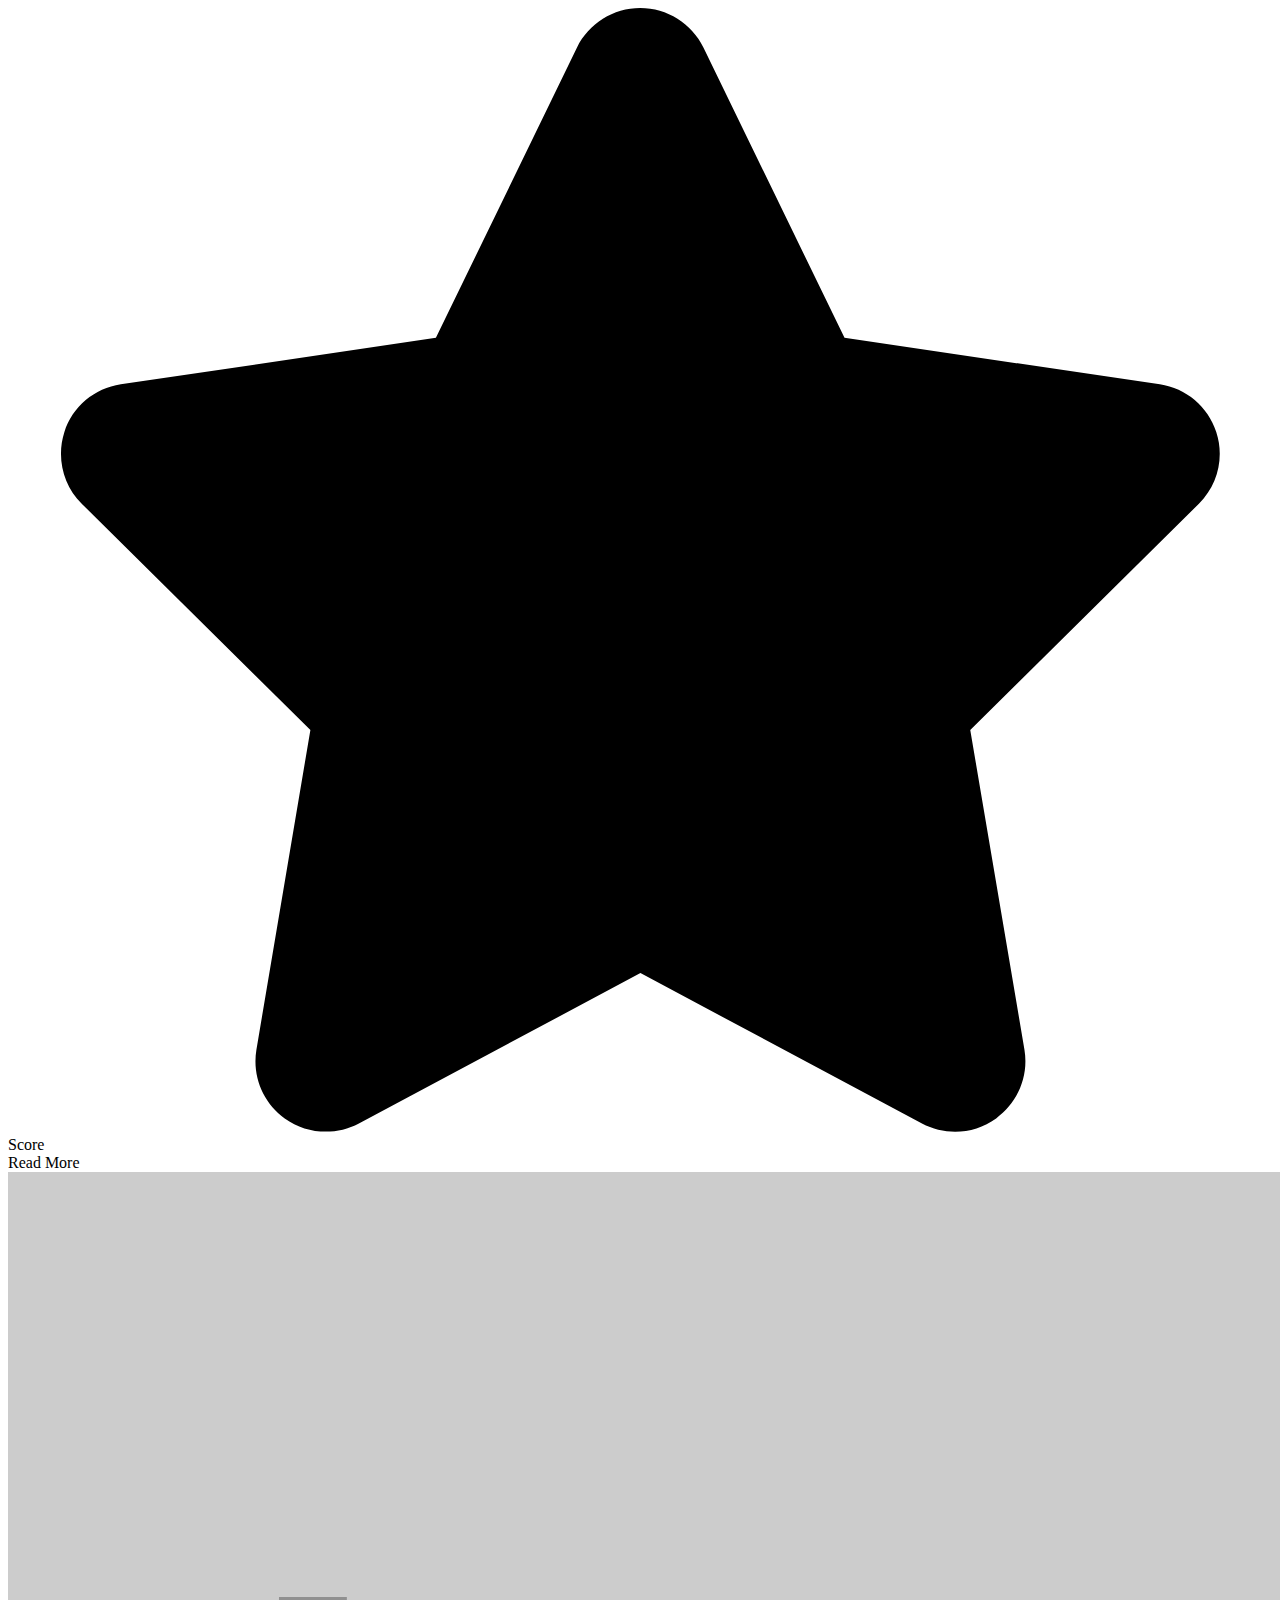
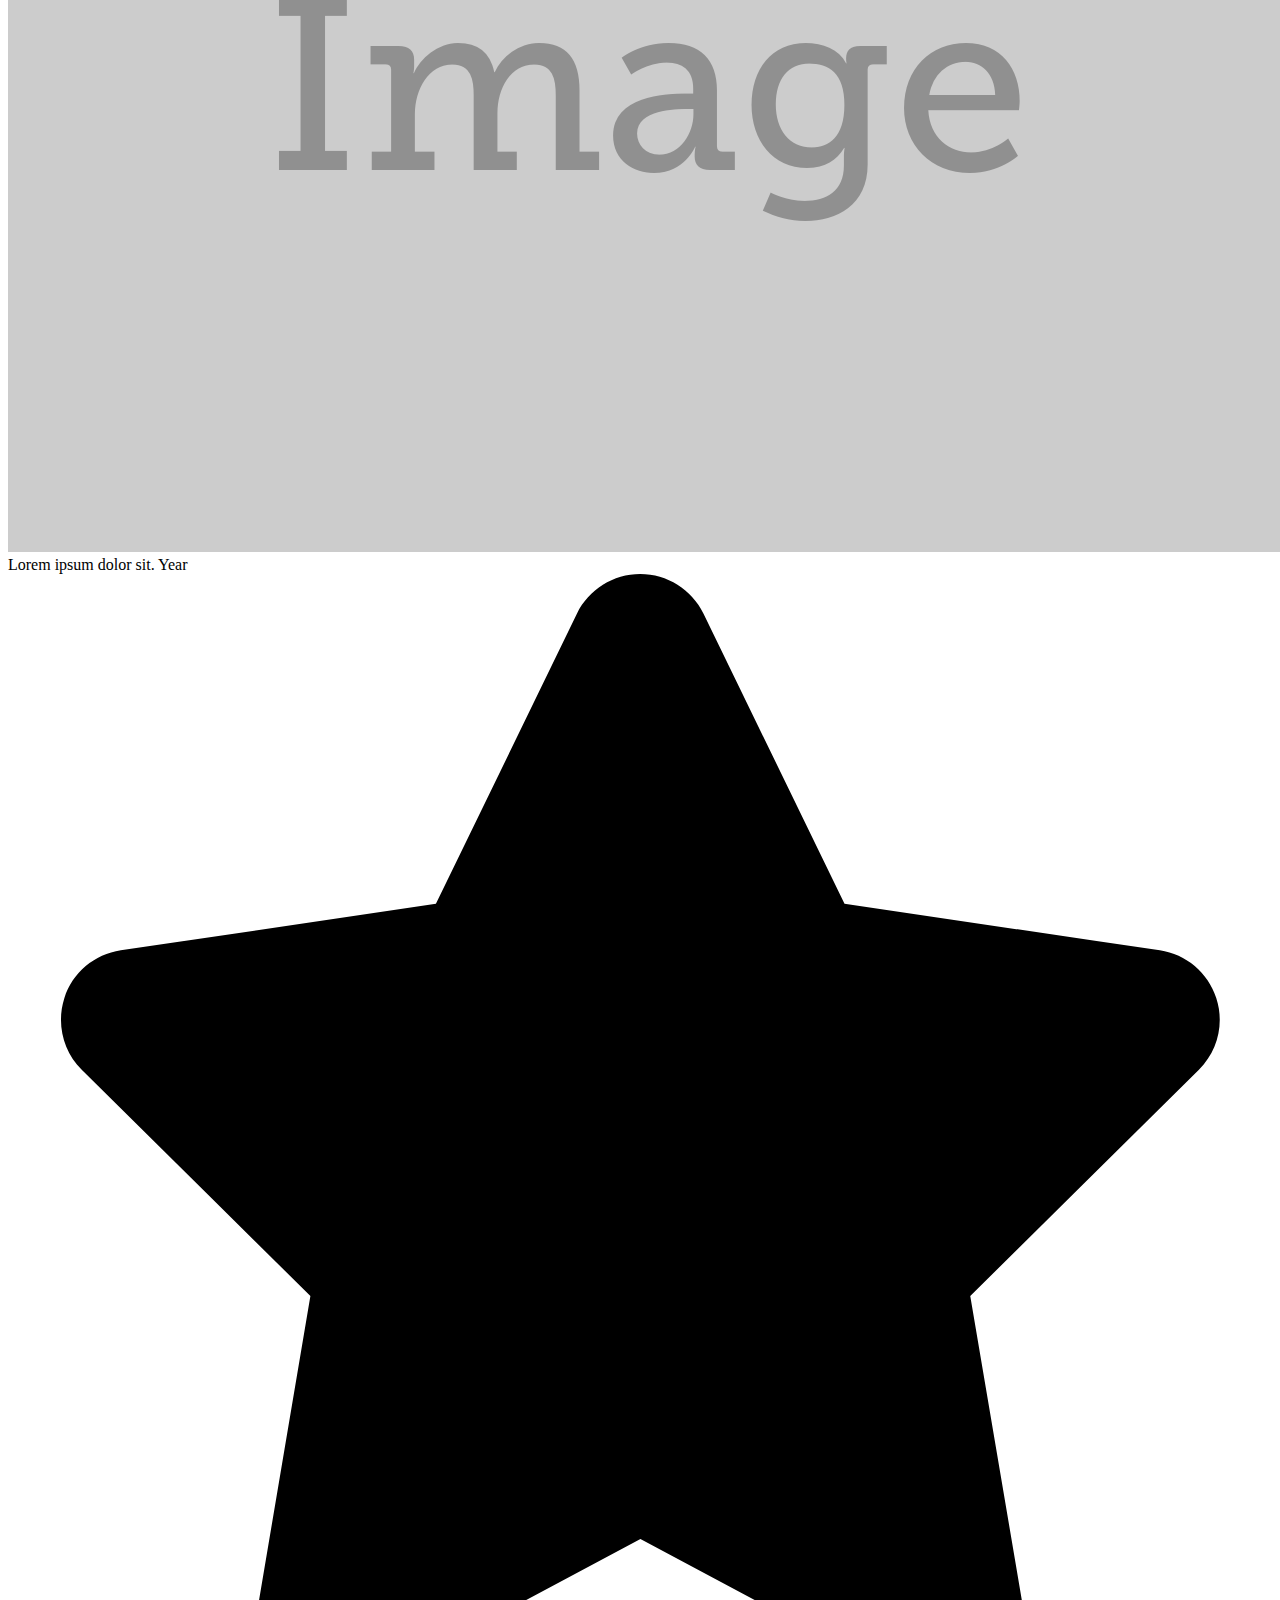
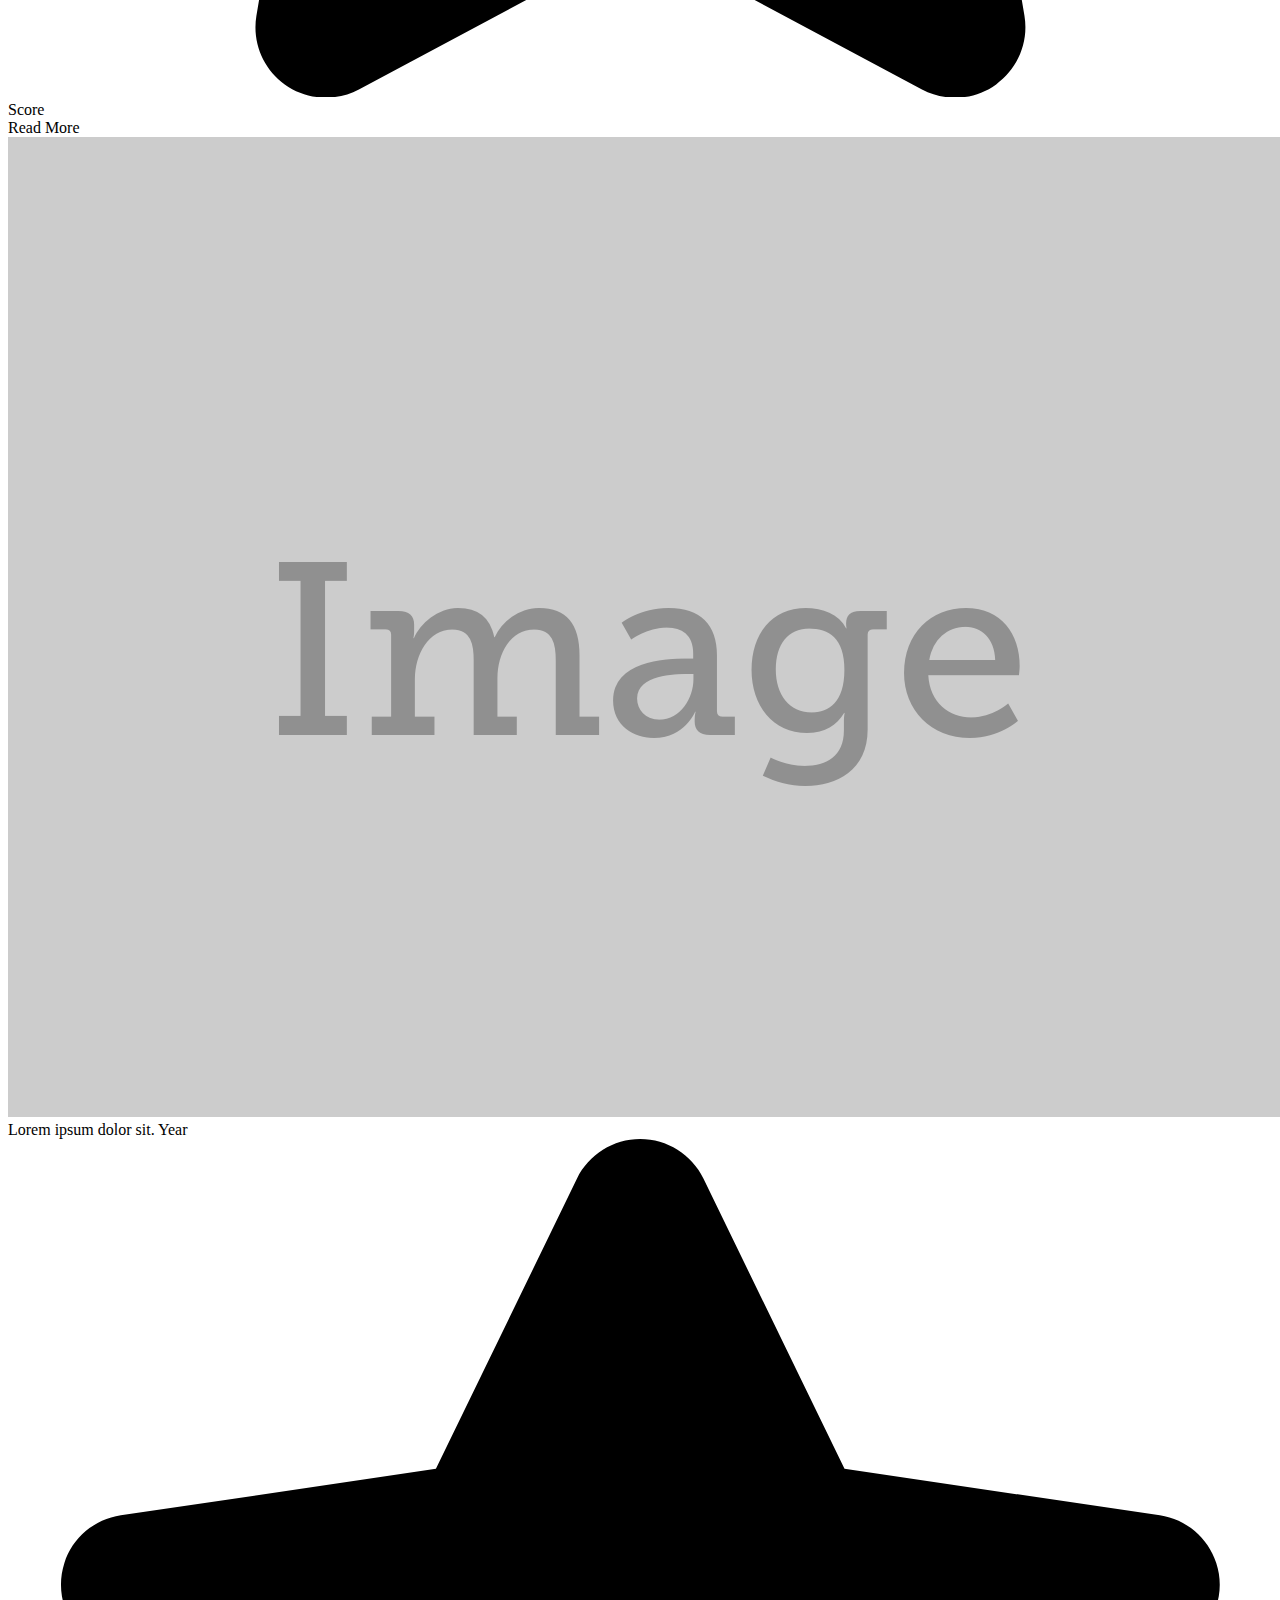
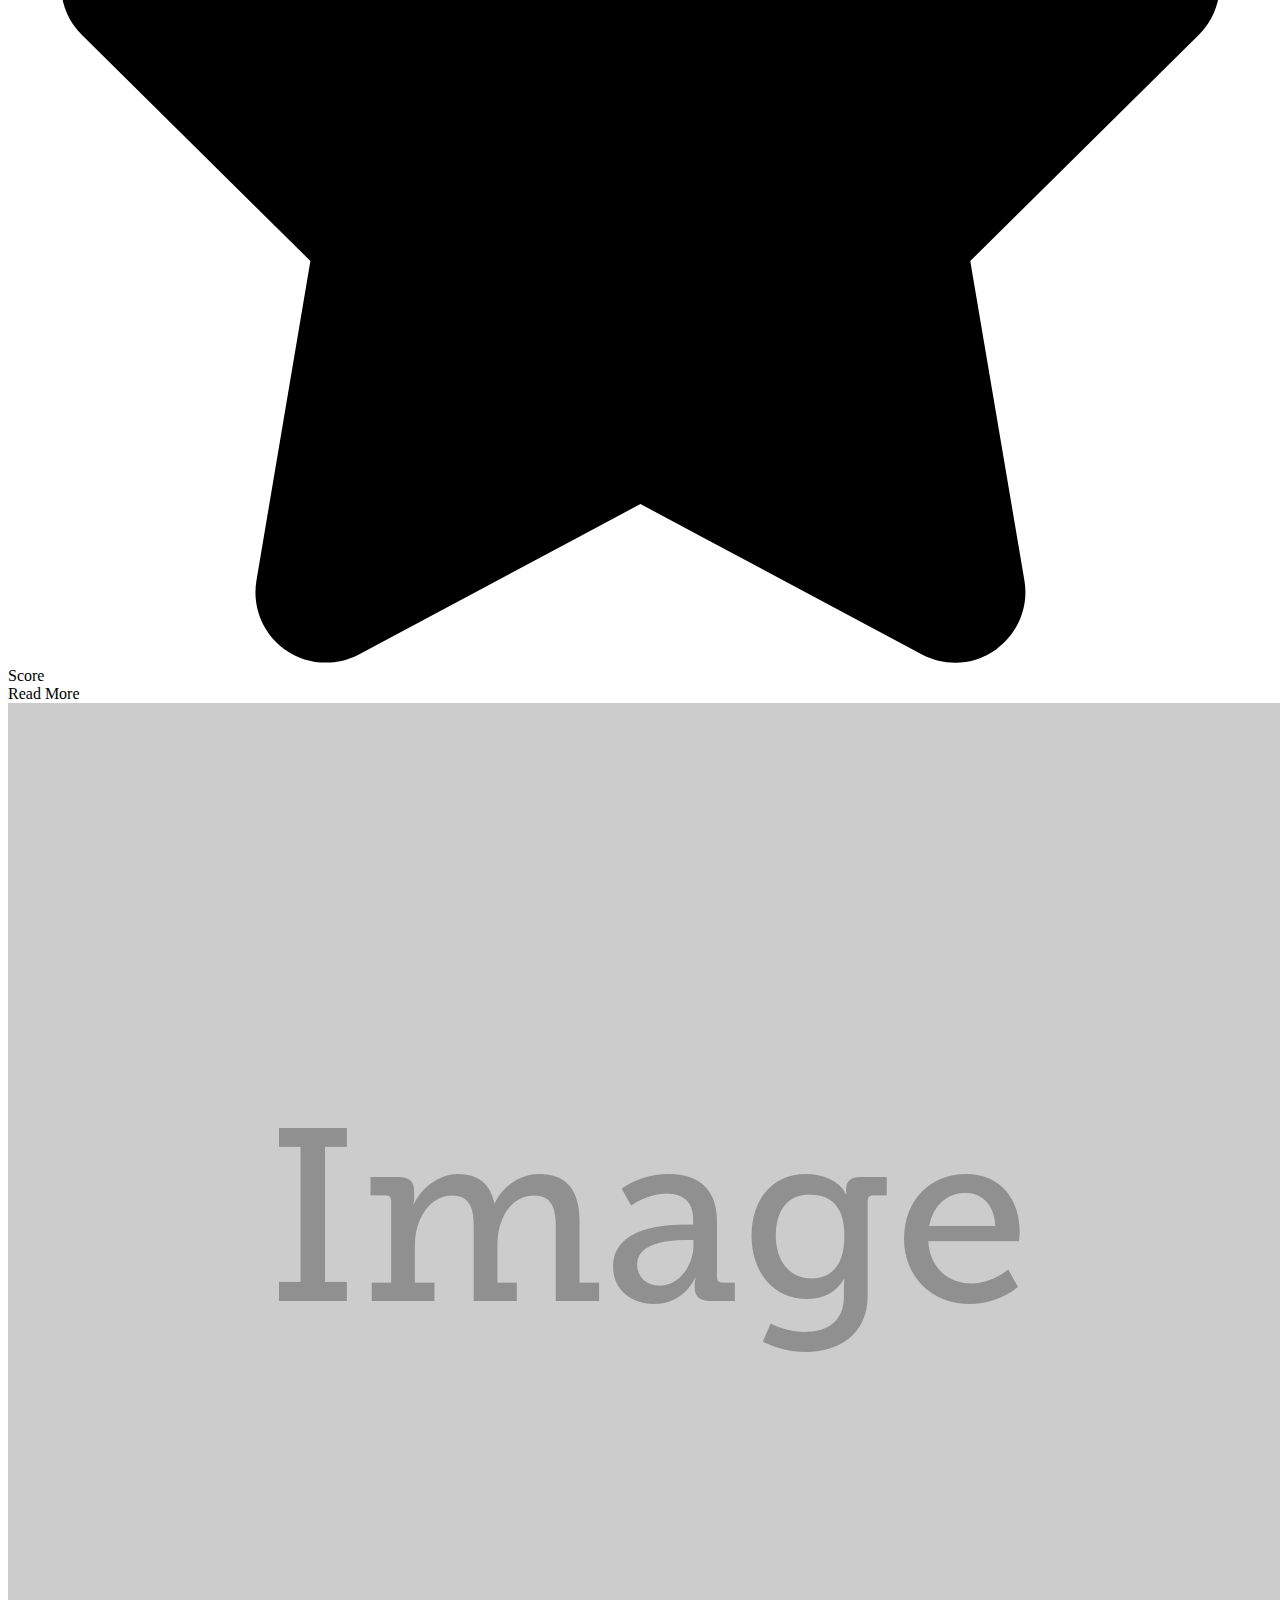
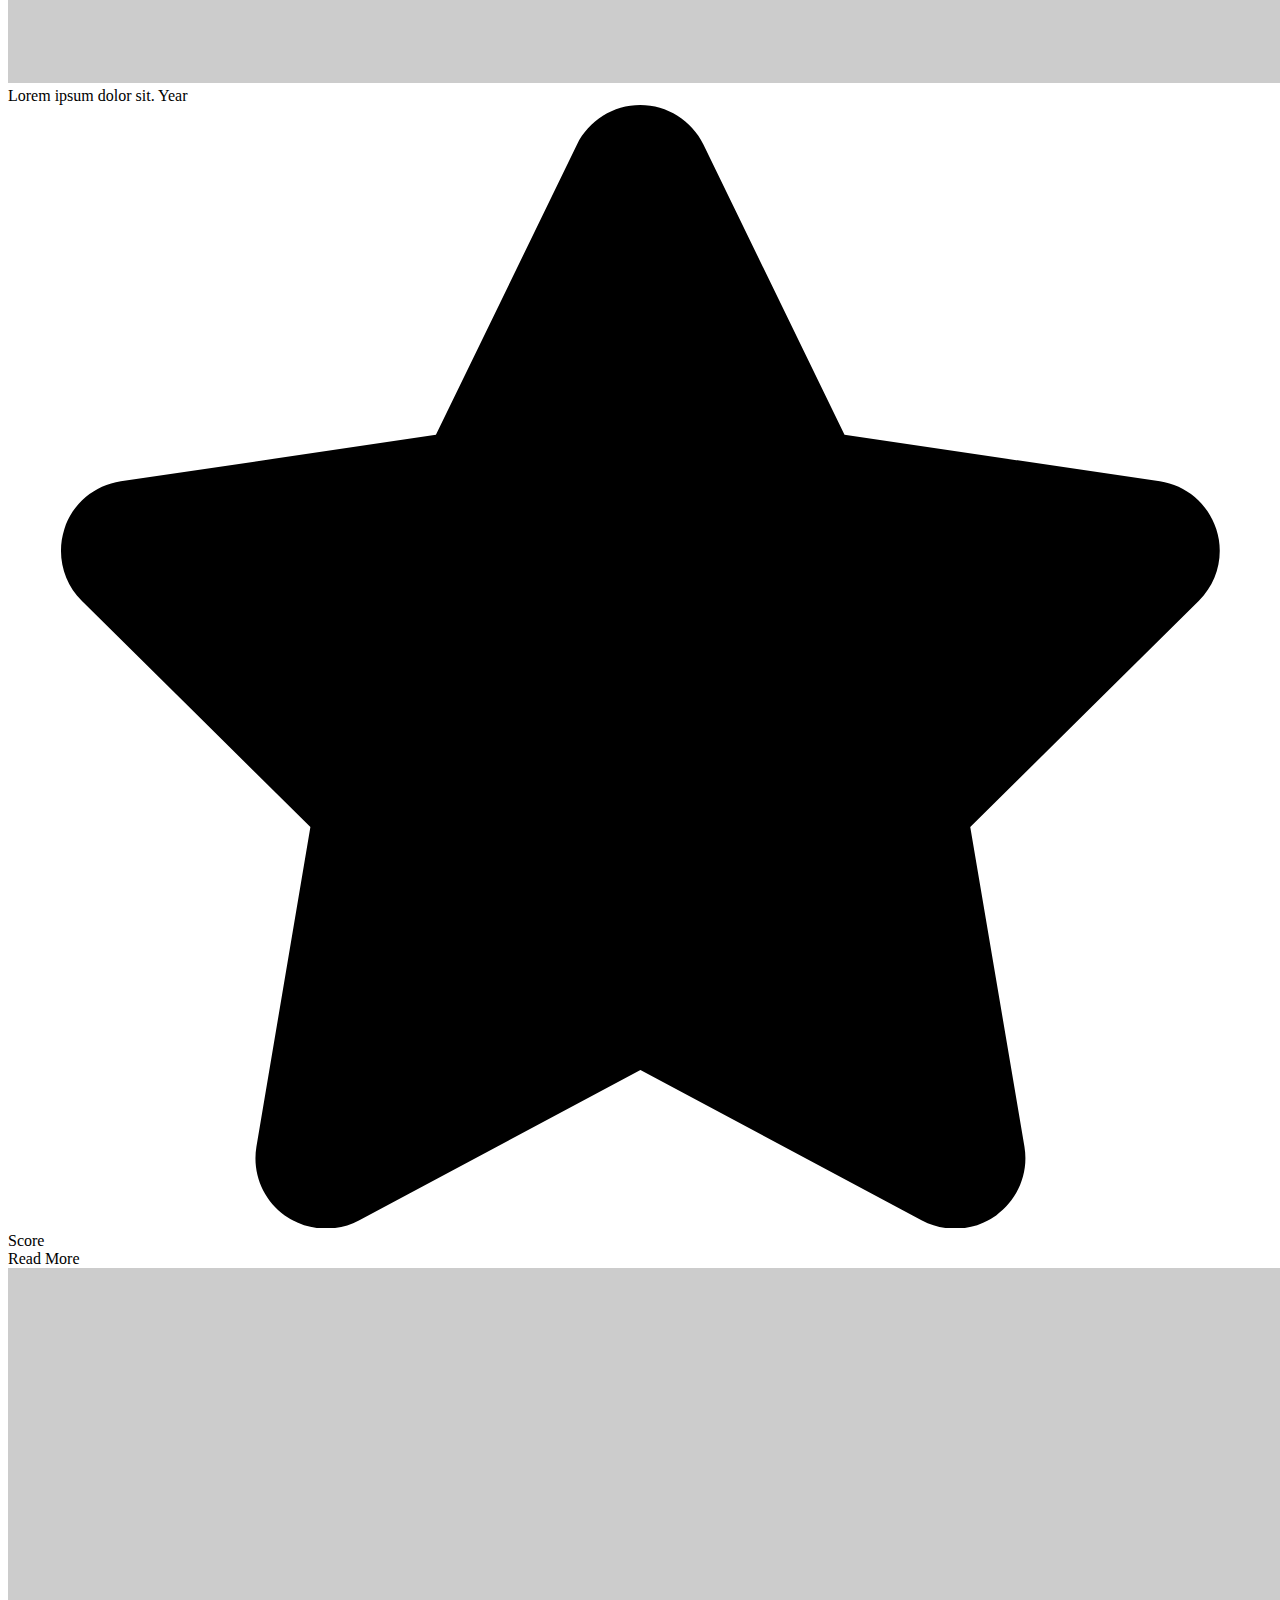
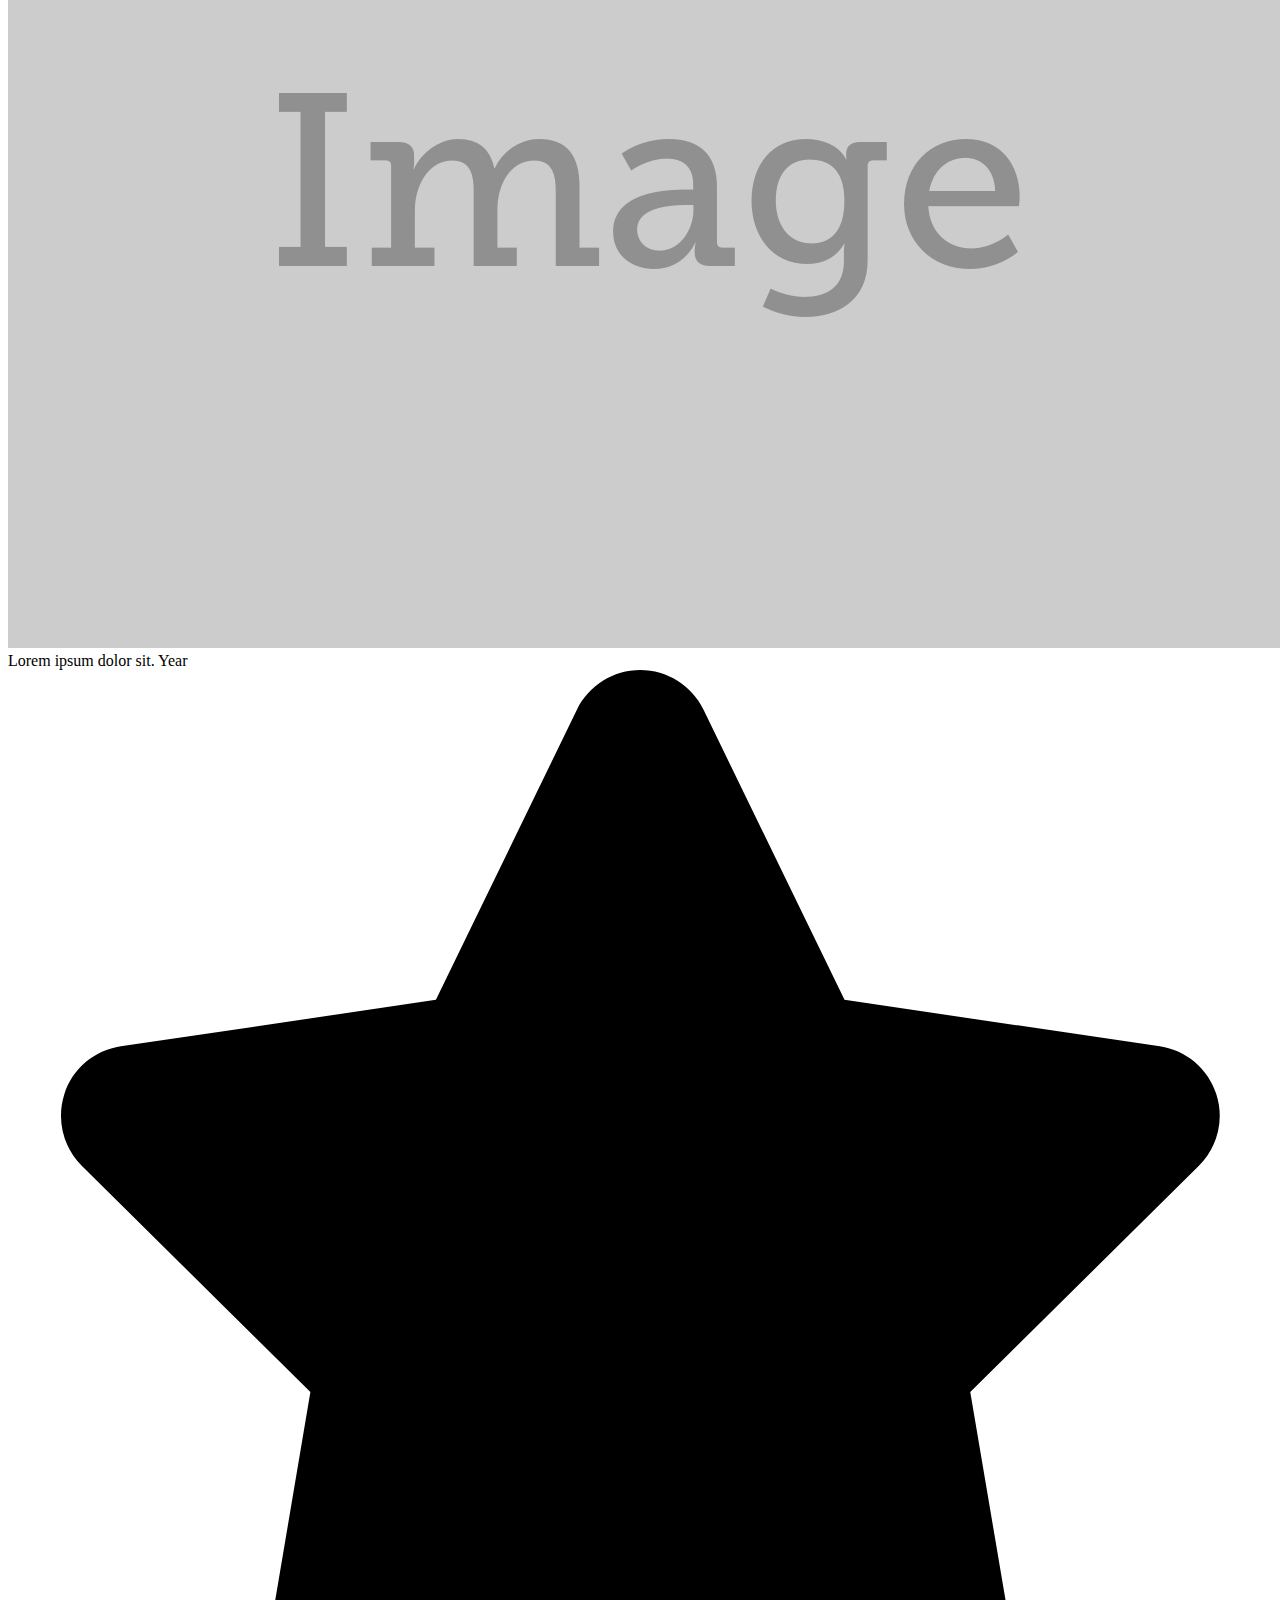
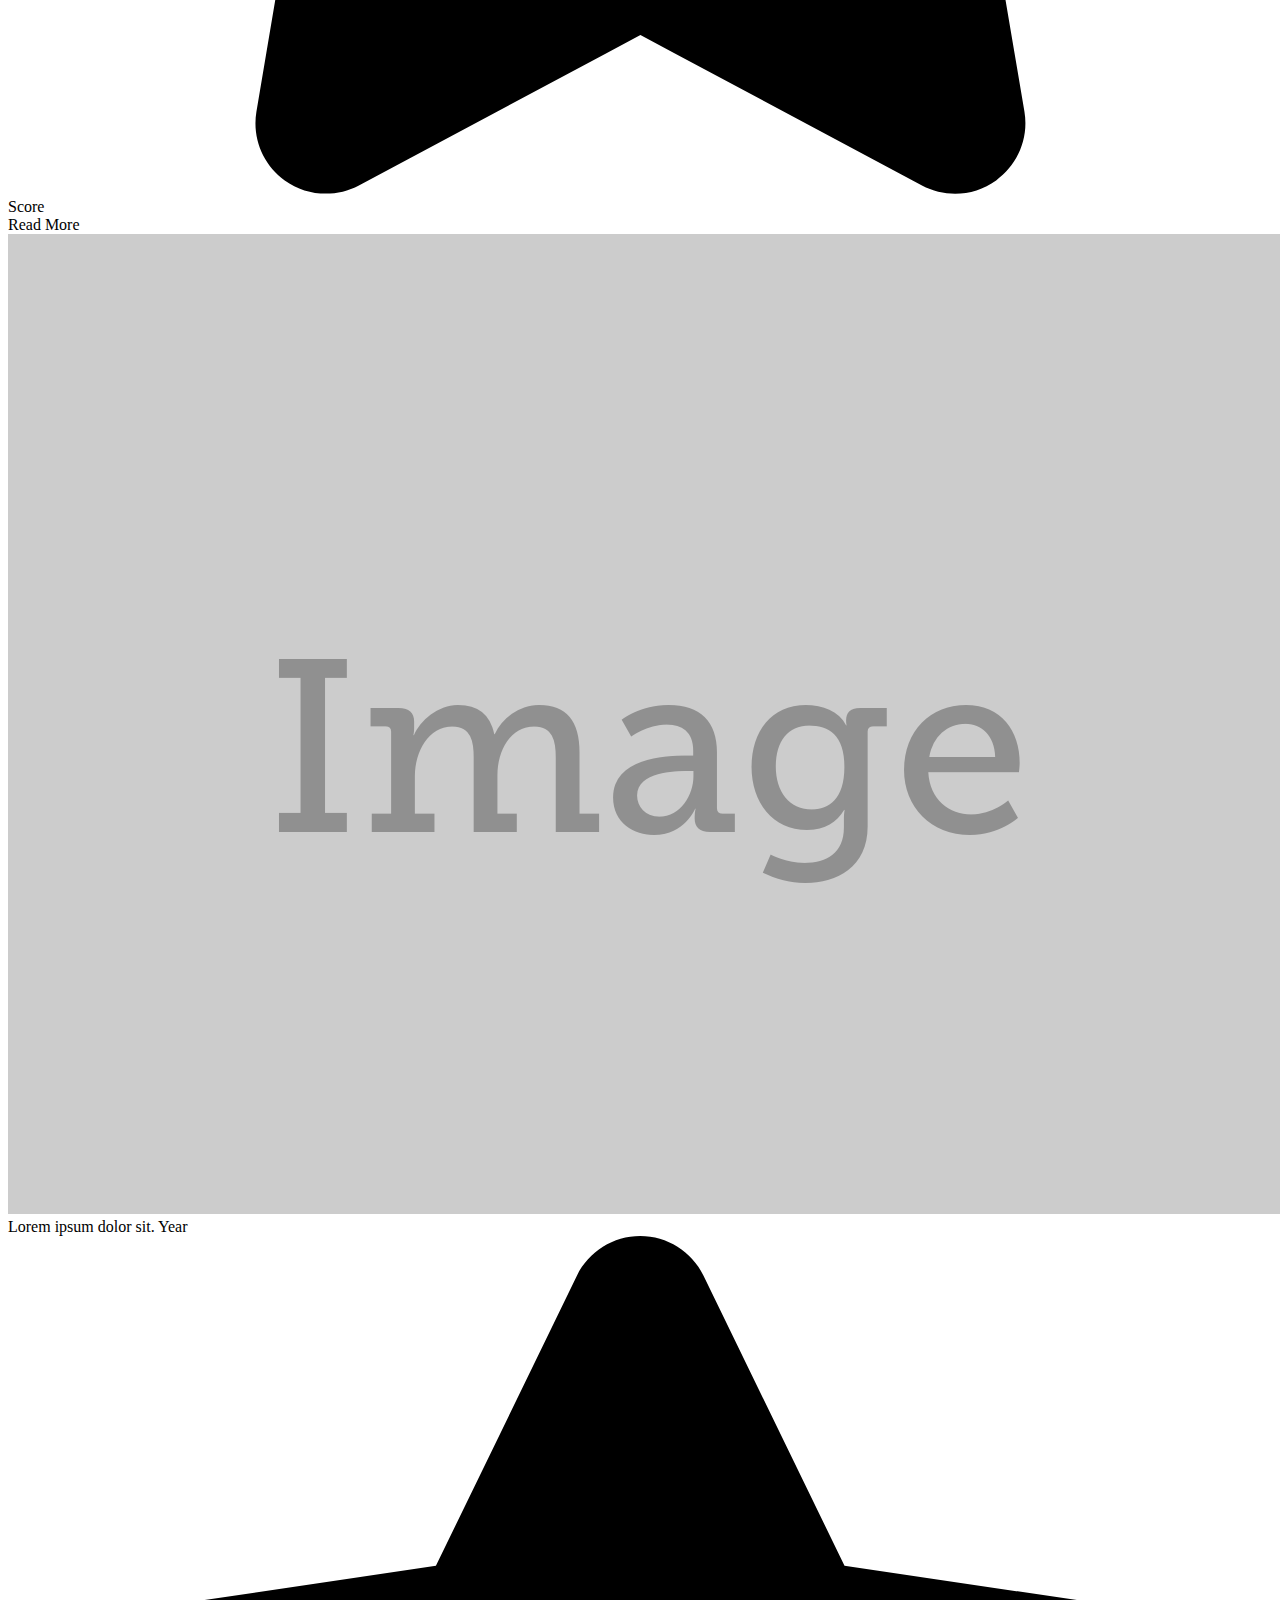
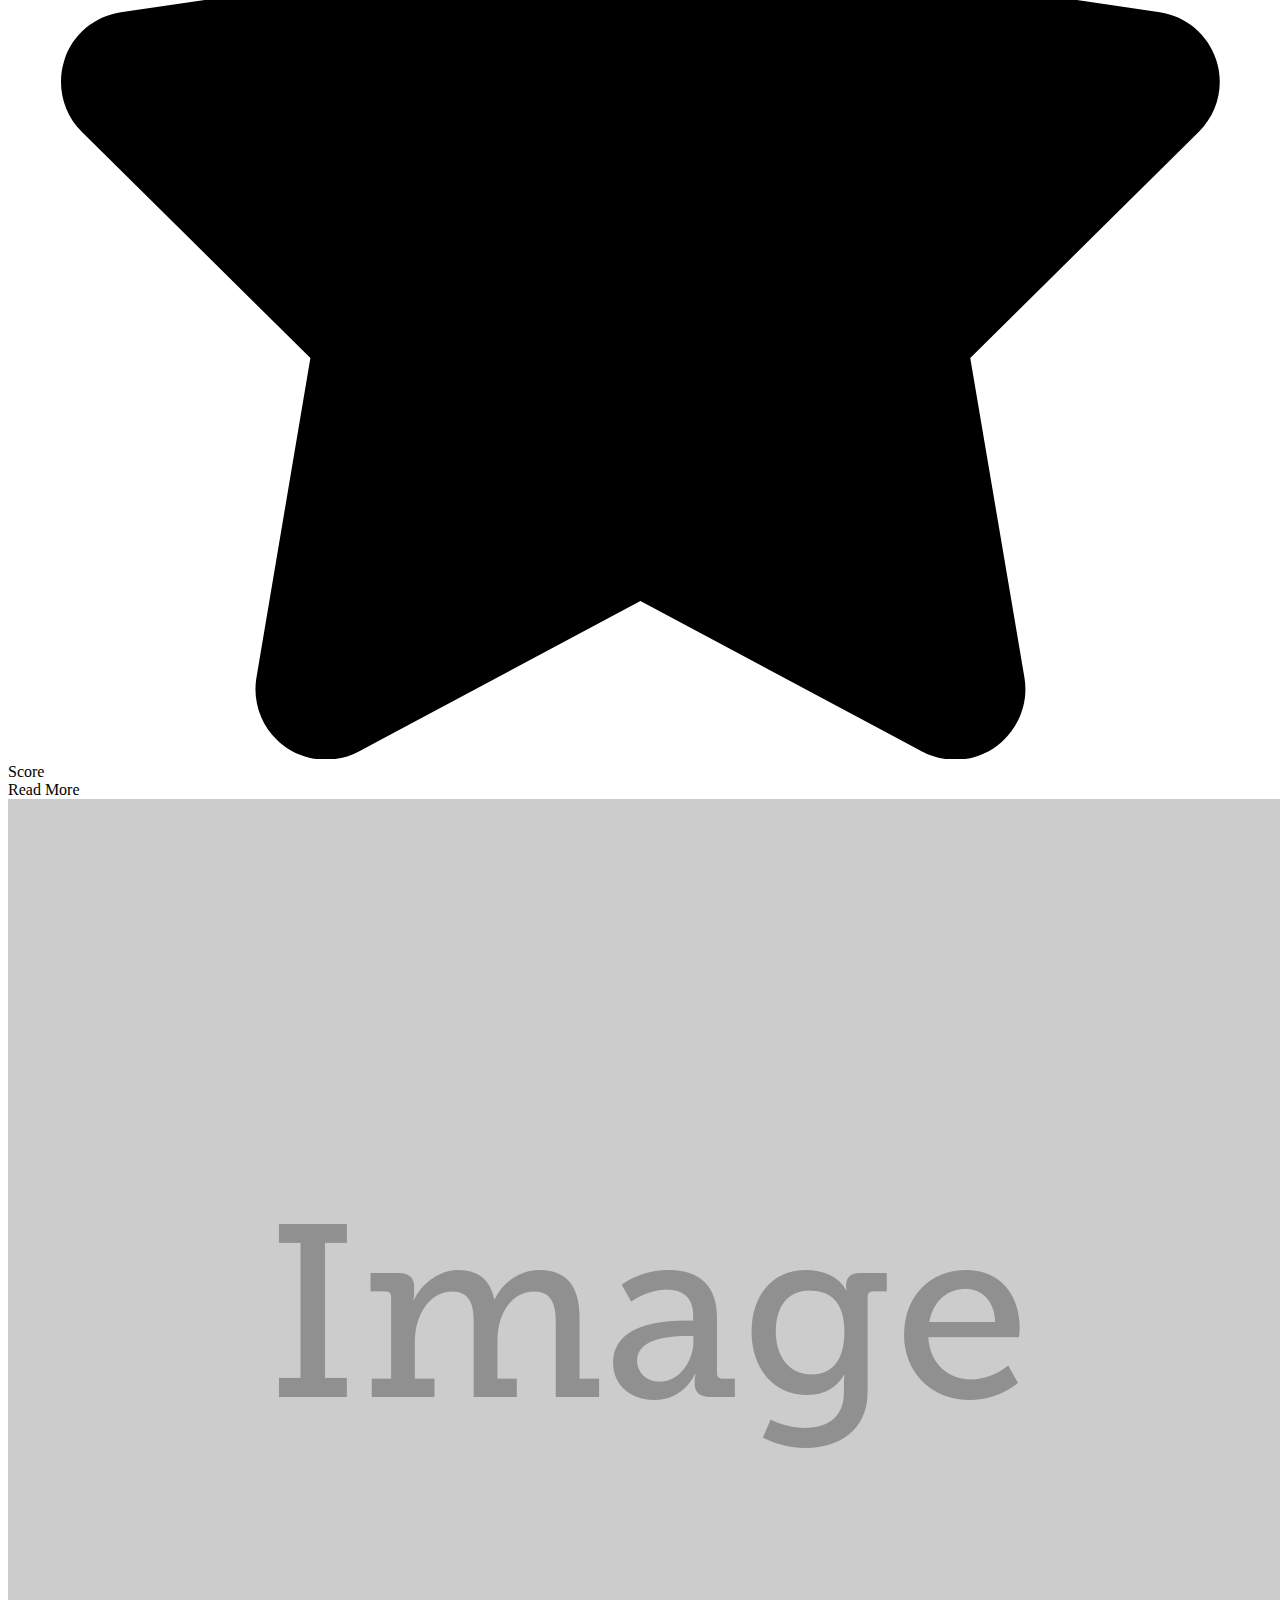
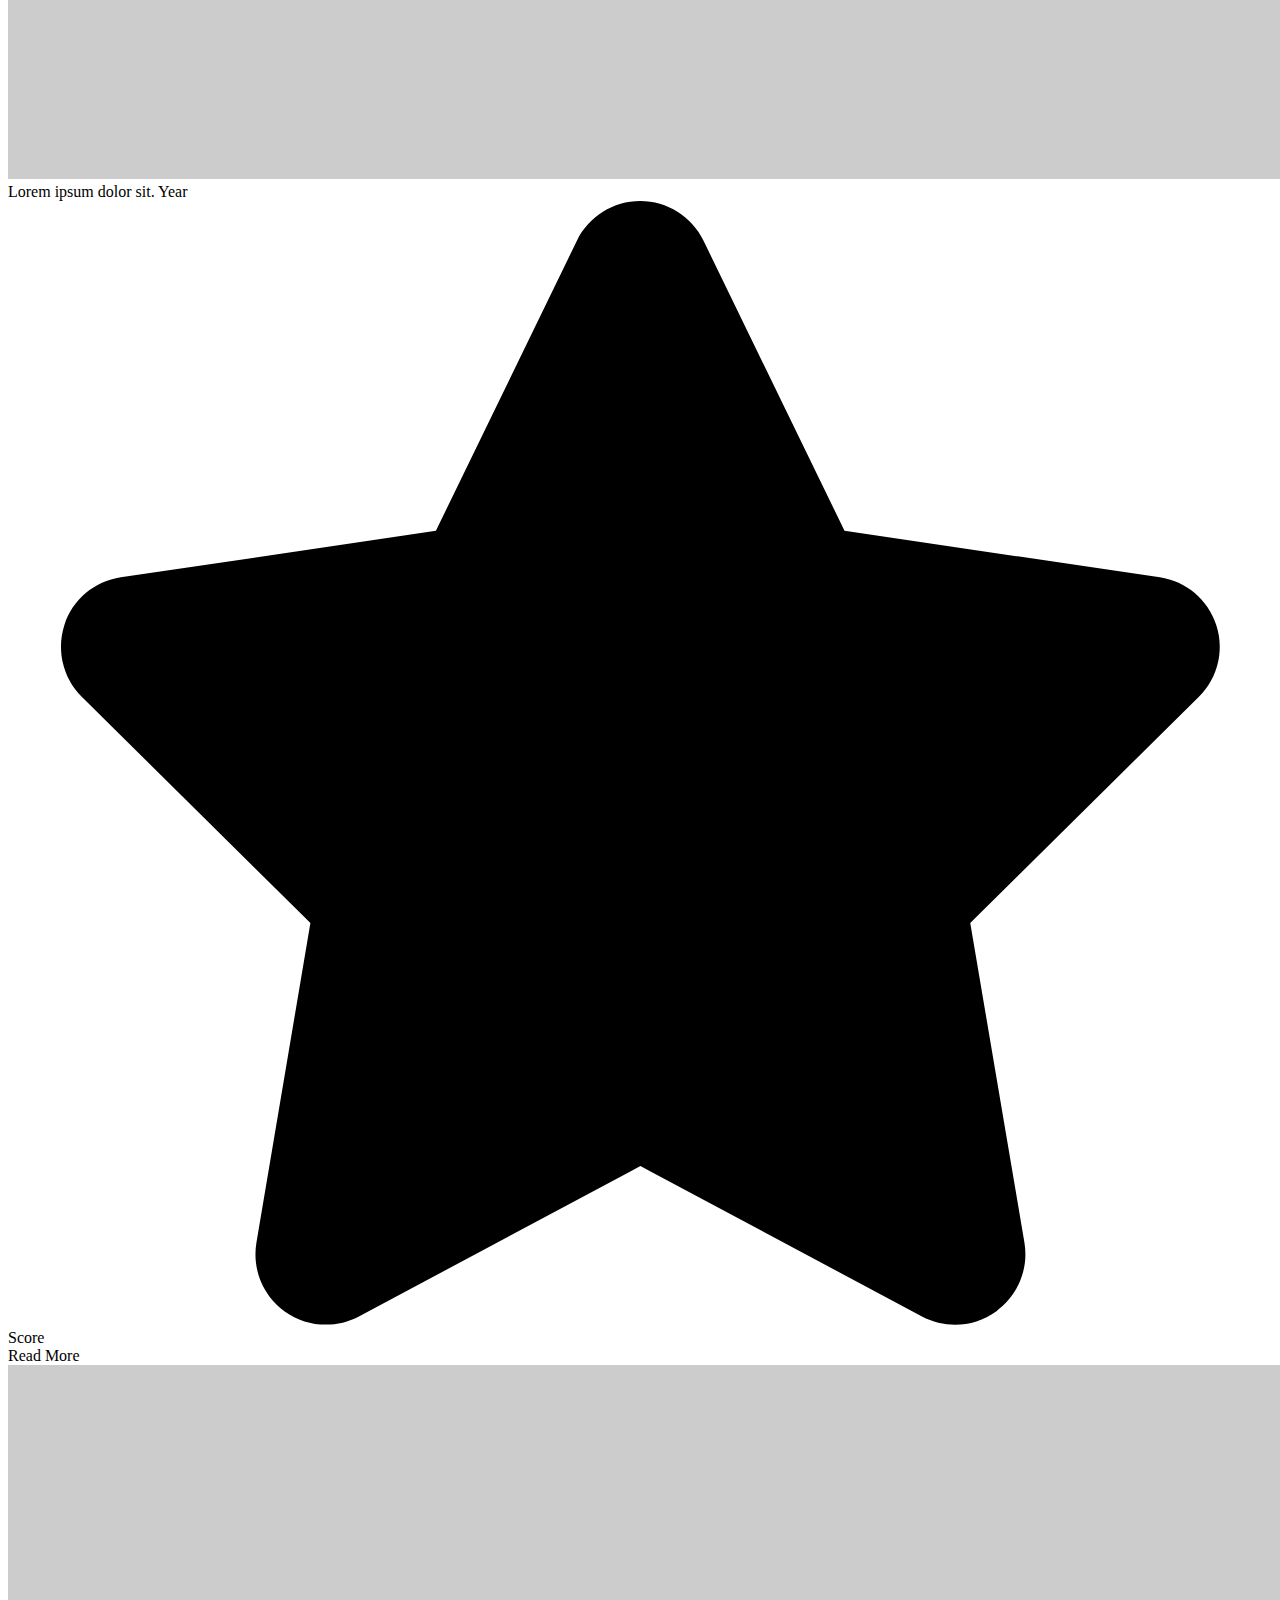
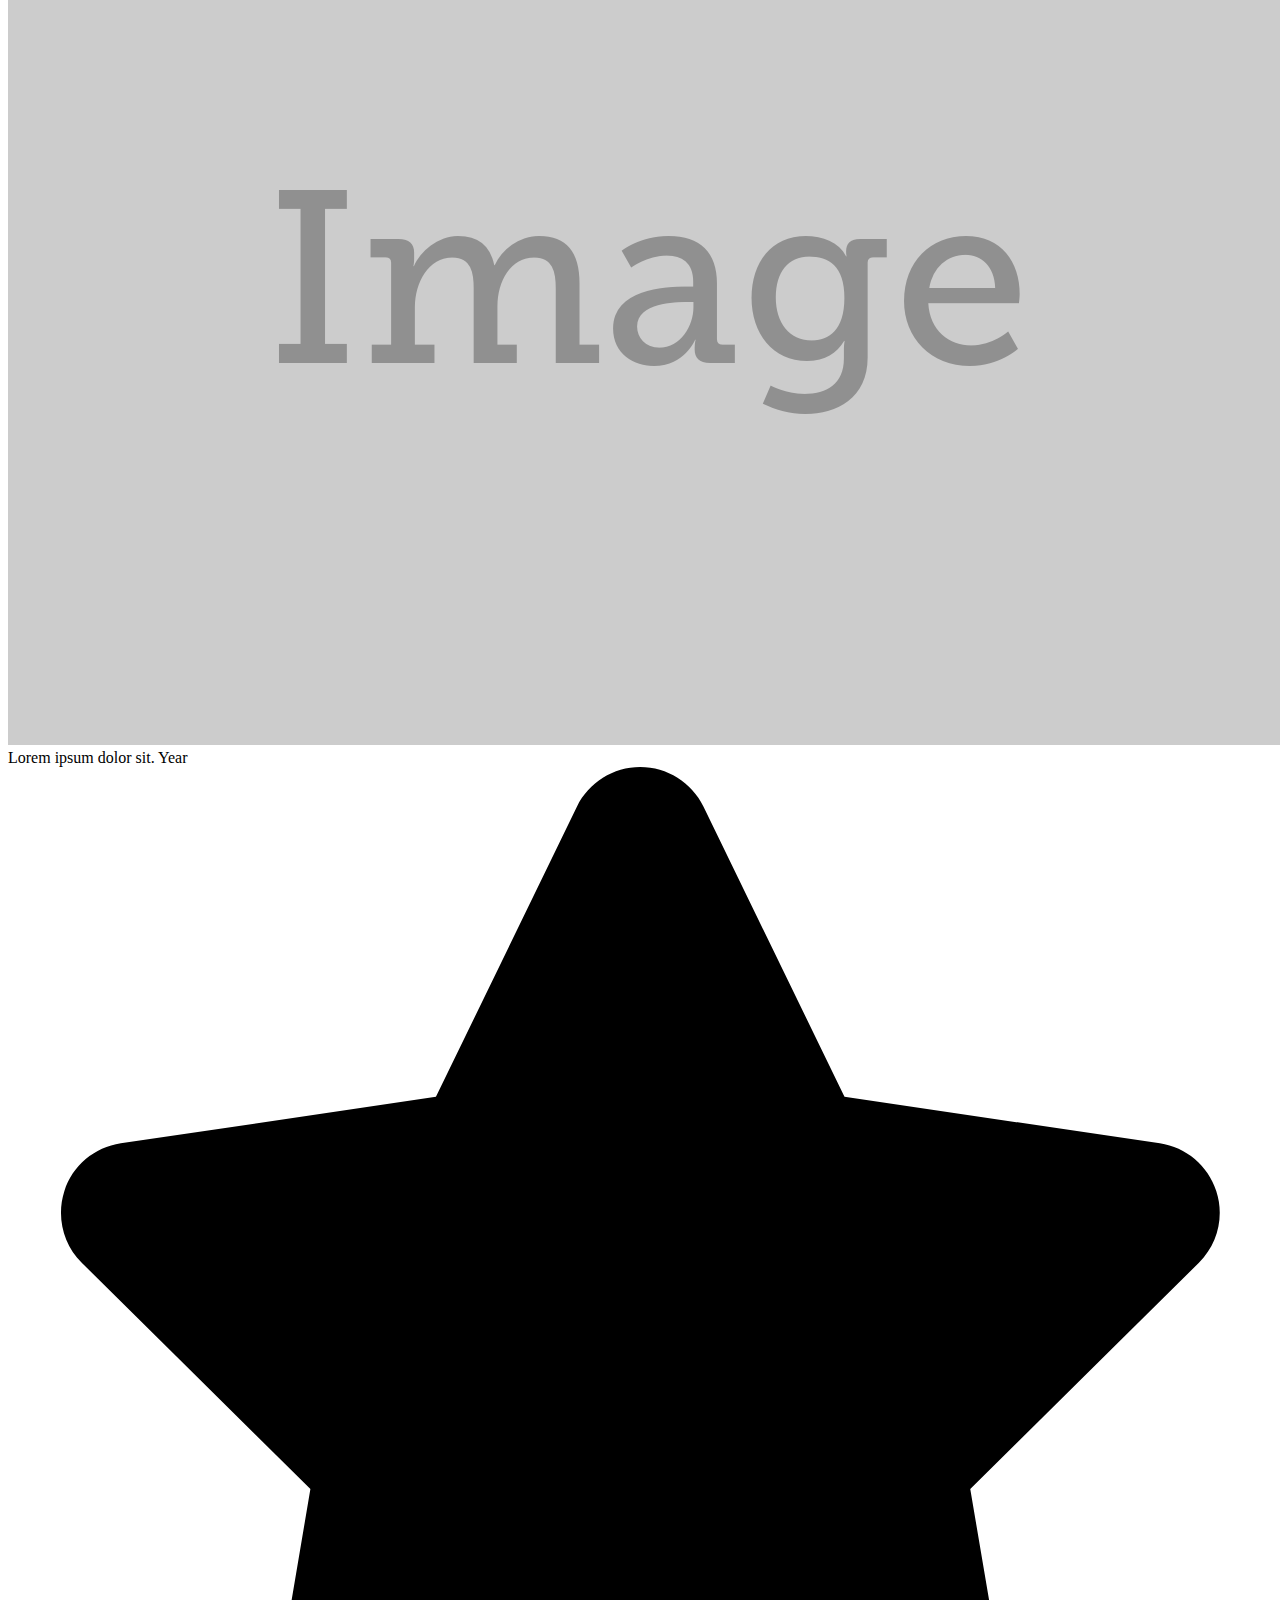
<file: test.html>
<!DOCTYPE html>
<html lang="en">
<head>
    <meta charset="UTF-8">
    <meta name="viewport" content="width=device-width, initial-scale=1.0">
    <title>Document</title>

    <script src="assets/js/chart.js" defer></script>
</head>
<body>
  <div class="content__grid contentSearch">
    <div class="grid">
      <div class="grid__image">
        <div class="grid__overlay">
          <div class="overlay__star">
            <svg xmlns="http://www.w3.org/2000/svg" viewBox="0 0 576 512">
              <path d="M316.9 18C311.6 7 300.4 0 288.1 0s-23.4 7-28.8 18L195 150.3 51.4 171.5c-12 1.8-22 10.2-25.7 21.7s-.7 24.2 7.9 32.7L137.8 329 113.2 474.7c-2 12 3 24.2 12.9 31.3s23 8 33.8 2.3l128.3-68.5 128.3 68.5c10.8 5.7 23.9 4.9 33.8-2.3s14.9-19.3 12.9-31.3L438.5 329 542.7 225.9c8.6-8.5 11.7-21.2 7.9-32.7s-13.7-19.9-25.7-21.7L381.2 150.3 316.9 18z"></path>
            </svg>
            <span>Score</span>
          </div>
          <div class="read__more__btn">Read More</div>
        </div>
        <img src="assets/images/img.png" alt="">
      </div>
      <div class="grid__text">
        Lorem ipsum dolor sit.
        <span>Year</span>
      </div>
    </div>
    <div class="grid">
      <div class="grid__image">
        <div class="grid__overlay">
          <div class="overlay__star">
            <svg xmlns="http://www.w3.org/2000/svg" viewBox="0 0 576 512">
              <path d="M316.9 18C311.6 7 300.4 0 288.1 0s-23.4 7-28.8 18L195 150.3 51.4 171.5c-12 1.8-22 10.2-25.7 21.7s-.7 24.2 7.9 32.7L137.8 329 113.2 474.7c-2 12 3 24.2 12.9 31.3s23 8 33.8 2.3l128.3-68.5 128.3 68.5c10.8 5.7 23.9 4.9 33.8-2.3s14.9-19.3 12.9-31.3L438.5 329 542.7 225.9c8.6-8.5 11.7-21.2 7.9-32.7s-13.7-19.9-25.7-21.7L381.2 150.3 316.9 18z"></path>
            </svg>
            <span>Score</span>
          </div>
          <div class="read__more__btn">Read More</div>
        </div>
        <img src="assets/images/img.png" alt="">
      </div>
      <div class="grid__text">
        Lorem ipsum dolor sit.
        <span>Year</span>
      </div>
    </div>
    <div class="grid">
      <div class="grid__image">
        <div class="grid__overlay">
          <div class="overlay__star">
            <svg xmlns="http://www.w3.org/2000/svg" viewBox="0 0 576 512">
              <path d="M316.9 18C311.6 7 300.4 0 288.1 0s-23.4 7-28.8 18L195 150.3 51.4 171.5c-12 1.8-22 10.2-25.7 21.7s-.7 24.2 7.9 32.7L137.8 329 113.2 474.7c-2 12 3 24.2 12.9 31.3s23 8 33.8 2.3l128.3-68.5 128.3 68.5c10.8 5.7 23.9 4.9 33.8-2.3s14.9-19.3 12.9-31.3L438.5 329 542.7 225.9c8.6-8.5 11.7-21.2 7.9-32.7s-13.7-19.9-25.7-21.7L381.2 150.3 316.9 18z"></path>
            </svg>
            <span>Score</span>
          </div>
          <div class="read__more__btn">Read More</div>
        </div>
        <img src="assets/images/img.png" alt="">
      </div>
      <div class="grid__text">
        Lorem ipsum dolor sit.
        <span>Year</span>
      </div>
    </div>
    <div class="grid">
      <div class="grid__image">
        <div class="grid__overlay">
          <div class="overlay__star">
            <svg xmlns="http://www.w3.org/2000/svg" viewBox="0 0 576 512">
              <path d="M316.9 18C311.6 7 300.4 0 288.1 0s-23.4 7-28.8 18L195 150.3 51.4 171.5c-12 1.8-22 10.2-25.7 21.7s-.7 24.2 7.9 32.7L137.8 329 113.2 474.7c-2 12 3 24.2 12.9 31.3s23 8 33.8 2.3l128.3-68.5 128.3 68.5c10.8 5.7 23.9 4.9 33.8-2.3s14.9-19.3 12.9-31.3L438.5 329 542.7 225.9c8.6-8.5 11.7-21.2 7.9-32.7s-13.7-19.9-25.7-21.7L381.2 150.3 316.9 18z"></path>
            </svg>
            <span>Score</span>
          </div>
          <div class="read__more__btn">Read More</div>
        </div>
        <img src="assets/images/img.png" alt="">
      </div>
      <div class="grid__text">
        Lorem ipsum dolor sit.
        <span>Year</span>
      </div>
    </div>
    <div class="grid">
      <div class="grid__image">
        <div class="grid__overlay">
          <div class="overlay__star">
            <svg xmlns="http://www.w3.org/2000/svg" viewBox="0 0 576 512">
              <path d="M316.9 18C311.6 7 300.4 0 288.1 0s-23.4 7-28.8 18L195 150.3 51.4 171.5c-12 1.8-22 10.2-25.7 21.7s-.7 24.2 7.9 32.7L137.8 329 113.2 474.7c-2 12 3 24.2 12.9 31.3s23 8 33.8 2.3l128.3-68.5 128.3 68.5c10.8 5.7 23.9 4.9 33.8-2.3s14.9-19.3 12.9-31.3L438.5 329 542.7 225.9c8.6-8.5 11.7-21.2 7.9-32.7s-13.7-19.9-25.7-21.7L381.2 150.3 316.9 18z"></path>
            </svg>
            <span>Score</span>
          </div>
          <div class="read__more__btn">Read More</div>
        </div>
        <img src="assets/images/img.png" alt="">
      </div>
      <div class="grid__text">
        Lorem ipsum dolor sit.
        <span>Year</span>
      </div>
    </div>
    <div class="grid">
      <div class="grid__image">
        <div class="grid__overlay">
          <div class="overlay__star">
            <svg xmlns="http://www.w3.org/2000/svg" viewBox="0 0 576 512">
              <path d="M316.9 18C311.6 7 300.4 0 288.1 0s-23.4 7-28.8 18L195 150.3 51.4 171.5c-12 1.8-22 10.2-25.7 21.7s-.7 24.2 7.9 32.7L137.8 329 113.2 474.7c-2 12 3 24.2 12.9 31.3s23 8 33.8 2.3l128.3-68.5 128.3 68.5c10.8 5.7 23.9 4.9 33.8-2.3s14.9-19.3 12.9-31.3L438.5 329 542.7 225.9c8.6-8.5 11.7-21.2 7.9-32.7s-13.7-19.9-25.7-21.7L381.2 150.3 316.9 18z"></path>
            </svg>
            <span>Score</span>
          </div>
          <div class="read__more__btn">Read More</div>
        </div>
        <img src="assets/images/img.png" alt="">
      </div>
      <div class="grid__text">
        Lorem ipsum dolor sit.
        <span>Year</span>
      </div>
    </div>
    <div class="grid">
      <div class="grid__image">
        <div class="grid__overlay">
          <div class="overlay__star">
            <svg xmlns="http://www.w3.org/2000/svg" viewBox="0 0 576 512">
              <path d="M316.9 18C311.6 7 300.4 0 288.1 0s-23.4 7-28.8 18L195 150.3 51.4 171.5c-12 1.8-22 10.2-25.7 21.7s-.7 24.2 7.9 32.7L137.8 329 113.2 474.7c-2 12 3 24.2 12.9 31.3s23 8 33.8 2.3l128.3-68.5 128.3 68.5c10.8 5.7 23.9 4.9 33.8-2.3s14.9-19.3 12.9-31.3L438.5 329 542.7 225.9c8.6-8.5 11.7-21.2 7.9-32.7s-13.7-19.9-25.7-21.7L381.2 150.3 316.9 18z"></path>
            </svg>
            <span>Score</span>
          </div>
          <div class="read__more__btn">Read More</div>
        </div>
        <img src="assets/images/img.png" alt="">
      </div>
      <div class="grid__text">
        Lorem ipsum dolor sit.
        <span>Year</span>
      </div>
    </div>
    <div class="grid">
      <div class="grid__image">
        <div class="grid__overlay">
          <div class="overlay__star">
            <svg xmlns="http://www.w3.org/2000/svg" viewBox="0 0 576 512">
              <path d="M316.9 18C311.6 7 300.4 0 288.1 0s-23.4 7-28.8 18L195 150.3 51.4 171.5c-12 1.8-22 10.2-25.7 21.7s-.7 24.2 7.9 32.7L137.8 329 113.2 474.7c-2 12 3 24.2 12.9 31.3s23 8 33.8 2.3l128.3-68.5 128.3 68.5c10.8 5.7 23.9 4.9 33.8-2.3s14.9-19.3 12.9-31.3L438.5 329 542.7 225.9c8.6-8.5 11.7-21.2 7.9-32.7s-13.7-19.9-25.7-21.7L381.2 150.3 316.9 18z"></path>
            </svg>
            <span>Score</span>
          </div>
          <div class="read__more__btn">Read More</div>
        </div>
        <img src="assets/images/img.png" alt="">
      </div>
      <div class="grid__text">
        Lorem ipsum dolor sit.
        <span>Year</span>
      </div>
    </div>
    <div class="grid">
      <div class="grid__image">
        <div class="grid__overlay">
          <div class="overlay__star">
            <svg xmlns="http://www.w3.org/2000/svg" viewBox="0 0 576 512">
              <path d="M316.9 18C311.6 7 300.4 0 288.1 0s-23.4 7-28.8 18L195 150.3 51.4 171.5c-12 1.8-22 10.2-25.7 21.7s-.7 24.2 7.9 32.7L137.8 329 113.2 474.7c-2 12 3 24.2 12.9 31.3s23 8 33.8 2.3l128.3-68.5 128.3 68.5c10.8 5.7 23.9 4.9 33.8-2.3s14.9-19.3 12.9-31.3L438.5 329 542.7 225.9c8.6-8.5 11.7-21.2 7.9-32.7s-13.7-19.9-25.7-21.7L381.2 150.3 316.9 18z"></path>
            </svg>
            <span>Score</span>
          </div>
          <div class="read__more__btn">Read More</div>
        </div>
        <img src="assets/images/img.png" alt="">
      </div>
      <div class="grid__text">
        Lorem ipsum dolor sit.
        <span>Year</span>
      </div>
    </div>
    <div class="grid">
      <div class="grid__image">
        <div class="grid__overlay">
          <div class="overlay__star">
            <svg xmlns="http://www.w3.org/2000/svg" viewBox="0 0 576 512">
              <path d="M316.9 18C311.6 7 300.4 0 288.1 0s-23.4 7-28.8 18L195 150.3 51.4 171.5c-12 1.8-22 10.2-25.7 21.7s-.7 24.2 7.9 32.7L137.8 329 113.2 474.7c-2 12 3 24.2 12.9 31.3s23 8 33.8 2.3l128.3-68.5 128.3 68.5c10.8 5.7 23.9 4.9 33.8-2.3s14.9-19.3 12.9-31.3L438.5 329 542.7 225.9c8.6-8.5 11.7-21.2 7.9-32.7s-13.7-19.9-25.7-21.7L381.2 150.3 316.9 18z"></path>
            </svg>
            <span>Score</span>
          </div>
          <div class="read__more__btn">Read More</div>
        </div>
        <img src="assets/images/img.png" alt="">
      </div>
      <div class="grid__text">
        Lorem ipsum dolor sit.
        <span>Year</span>
      </div>
    </div>
  </div>
</body>
</html>
</file>
<file: assets/css/style.css>
* {
  margin: 0px;
  padding: 0px;
}

:root {
  --accent: #6ac045;
  --primary: #1d1d1d;
  --secondary: #171717;
  --light: #e3e3e3;

  --mainWidth: 90%;
}

@font-face {
  font-family: font;
  src: url(fonts/SpaceGrotesk-VariableFont_wght.ttf);
}

a {
  text-decoration: none;
}

body {
  position: relative;
  font-family: font;
}

/* Navbar Wrapper  */
.navbar__wrapper {
  width: 100%;
  height: auto;
  z-index: 100;
  position: relative;
}

/* Navbar Wrapper Item  */
.navbar__wrapper__item {
  position: relative;
  width: 100%;
  height: auto;
  padding: 0.6rem 0;
  background: var(--primary);

  display: flex;
  justify-content: center;
  align-items: center;
}

.navbar__wrapper__item:nth-child(2) {
  background: var(--secondary);
}

/* Navbar Wrapper Container  */
.navbar__wrapper__container {
  width: var(--mainWidth);
  height: auto;

  display: flex;
  justify-content: space-between;
  align-items: center;
}

/* Navbar Brand  */
.navbar__brand {
  display: flex;
  justify-content: flex-start;
  align-items: center;
  gap: 0.2rem;
  cursor: pointer;
}

/* Navbar Brand Icon  */
.navbar__brand svg {
  width: 1.6rem;
  fill: var(--accent);
  transition: all 0.2s ease-in-out;
}

.navbar__brand:hover svg {
  fill: var(--light);
}

/* Navbar Brand Title  */
.navbar__brand span {
  font-size: 1.8rem;
  font-weight: bold;
  line-height: 2rem;
  letter-spacing: -2px;
  color: var(--accent);
  transition: all 0.2s ease-in-out;
}

.navbar__brand:hover span {
  color: var(--light);
}

/* Navbar Search Wrapper  */
.navbar__search__wrapper {
  display: flex;
  justify-content: flex-start;
  align-items: center;

  position: relative;
  z-index: 1000;
}

/* Search Results Wrapper  */
.search__results__wrapper {
  position: absolute;
  top: 2.2rem;
  z-index: 3000;
  width: 100%;
  height: auto;
  padding: .5rem 0;
  background: var(--secondary);
  box-shadow: 0 0 10px #6ac04507;
  border-radius: .1rem;
  border: 1px solid #6ac0452a;

  display: none;
  align-items: center;
  flex-direction: column;
  gap: .3rem;
  z-index: 1000;

}

.results {

  width: 97%;
  height: 4.2rem;
  background: var(--primary);
  cursor: pointer;
  border: 1px solid transparent;
  transition: all .1s ease-in-out;

  display: grid;
  grid-template-columns: 5rem 3fr;
  gap: 0rem;
}

.results:hover {
  border-color:#6ac0452a;
}

/* Result Image  */
.results__img {
  width: 100%;
  height: 100%;

  display: flex;
  justify-content: center;
  align-items: center;
}

.results__img img {
  width: 3rem;
  height: 3.5rem;
  object-fit: cover;
}

/* Result Content  */
.result__content {
  width: 100%;
  height: 100%;
}

.result__content .title {
  padding: .2rem 0 0 0;
  font-size: 12px;
  line-height: 13px;
  width: 95%;
  color: var(--light);
}
.result__content .year {
  font-weight: bold;
  color: var(--accent);
}
/* Navbar Search  */
.navbar__search {
  width: 275px;
  outline: none;
  border: none;
  padding: 0.4rem 0 0.4rem 1rem;

  background: var(--secondary);
  color: var(--light);
}

/* Navbar Search Button  */
.navbar__search__btn {
  position: absolute;
  right: 0.3rem;
  width: 3rem;
  padding: 0 0.6rem;
  height: 1.3rem;
  background: var(--primary);

  border-radius: 0.1rem;
  cursor: pointer;

  display: flex;
  justify-content: center;
  align-items: center;
  transition: all 0.2s ease-in-out;
}

/* Navbar Search Btn Title  */
.navbar__search__btn span {
  display: none;
  transition: all 0.2s ease-in-out;
  font-weight: bold;
  color: var(--accent);
}

.navbar__search__btn:hover > span {
  display: flex;
}

/* Navbar Search Btn Icon */
.navbar__search__btn svg {
  width: 1rem;
  fill: var(--accent);
  cursor: pointer;
  display: flex;
}

/* Navbar  */
.navbar {
  display: flex;
  align-items: center;
  justify-content: center;
  flex-wrap: wrap;

  list-style: none;
  gap: 1rem;
  padding: 0.3rem 0;
}

/* Navbar Link  */
.navbar li a {
  background: var(--primary);
  padding: 0.2rem 0.5rem;
  font-size: 14px;
  font-weight: bold;
  color: var(--accent);
  letter-spacing: -0.5px;
  border-radius: 0.1rem;
  cursor: pointer;
  transition: all 0.2s ease-in-out;
}
.navbar li a:hover {
  color: var(--secondary);
  background: var(--accent);
}

header {
  max-width: 100%;
  display: grid;
  justify-content: center;
  align-items: center;
}

/* css slider */
.slider {
  height: 750px;
  position: relative;
}
.slider .list .item {
  position: absolute;
  inset: 0 0 0 0;
  overflow: hidden;
  opacity: 0;
  transition: 0.5s;
}
.slider .list .item img {
  width: 100%;
  height: 100%;
  object-fit: cover;
}
.slider .list .item::after {
  content: "";
  width: 100%;
  height: 100%;
  position: absolute;
  left: 0;
  bottom: 0;
  background-image: linear-gradient(to top, #000 30%, transparent);
}
.slider .list .item .content {
  position: absolute;
  left: 10%;
  top: 10%;
  width: 1000px;
  max-width: 80%;
  z-index: 1;
}
.slider .list .item .content p:nth-child(1) {
  text-transform: uppercase;
  letter-spacing: 10px;
}
.slider .list .item .content h2 {
  font-size: 100px;
  margin: 0;
}
.slider .list .item.active {
  opacity: 1;
  z-index: 10;
}
@keyframes showContent {
  to {
    transform: translateY(0);
    filter: blur(0);
    opacity: 1;
  }
}
.slider .list .item.active .anime__text,
.slider .list .item.active .anime__title,
.slider .list .item.active .anime__span,
.slider .list .item.active .anime__btn,
.slider .list .item.active .content__item {
  transform: translateY(30px);
  filter: blur(20px);
  opacity: 1;
  animation: showContent 1s ease-in-out 1 forwards;
}

.anime__span {
  color: var(--light);
  font-size: 14px;
  font-weight: bold;
  text-shadow: 1px 1px 2px #000;
  animation-delay: 1s;
  opacity: 0;
}

.anime__title {
  width: 75%;
  color: var(--light);
  font-size: 4rem;
  line-height: 3.5rem;
  letter-spacing: -3.5px;
  font-weight: bold;
  text-shadow: 1px 1px 2px #000;
  animation-delay: 1s;
  cursor: pointer;
  transition: all 0.2s ease-in-out;
  animation-duration: 2.3s;
  padding: 0 0 0.5rem 0;

  opacity: 0;
}

.anime__title:hover {
  color: var(--accent);
}

.anime__text {
  color: var(--light);
  opacity: 0;
  width: 90%;
  line-height: 15px;
  font-weight: 100;
  padding: 0 0 1rem 0;
  text-shadow: 1px 1px 2px #000;
}

.anime__btn {
  padding: 0.5rem 0.5rem;
  width: 100px;
  background: var(--accent);
  text-shadow: 1px 1px 2px #000;

  border-radius: 0.1rem;
  font-weight: bold;
  display: flex;
  justify-content: center;
  align-items: center;
  cursor: pointer;

  letter-spacing: -1px;
  color: var(--light);
  transition: all 0.2s ease-in-out;
  border: 2px solid var(--accent);
  opacity: 0;
}

.anime__btn:hover {
  /* background: var(--primary); */
  border: 2px solid var(--light);
}

.content__item {
  display: flex;
  gap: 0.5rem;
  opacity: 0;
  width: 100%;
}

/* Anime Genres  */
.anime__genres {
  display: flex;
  gap: 0.5rem;
  padding: 0 0 1rem 0;
}

.anime__genres .genres {
  padding: 0.2rem 0.5rem;
  background: var(--primary);
  font-weight: bold;
  font-size: 14px;
  letter-spacing: -1px;
  color: var(--light);
  border-radius: 0.1rem;
  text-shadow: 1px 1px 2px #000;
  cursor: pointer;
  transition: all 0.1s ease-in-out;
}

.anime__genres .genres:hover {
  background: var(--accent);
}
.arrows {
  position: absolute;
  top: 30%;
  right: 50px;
  z-index: 99;
}
.arrows button {
  background-color: var(--accent);
  border: none;
  font-family: monospace;
  width: 40px;
  height: 40px;
  border-radius: 5px;
  font-size: x-large;
  color: var(--light);
  font-size: 1.2rem;
  transition: 0.5s;
  cursor: pointer;
}
.arrows button:hover {
  background-color: #eee;
  color: black;
}
.thumbnail {
  position: absolute;
  bottom: 50px;
  z-index: 11;
  display: flex;
  gap: 10px;
  width: 100%;
  height: 250px;
  padding: 0 50px;
  box-sizing: border-box;
  overflow: auto;
  justify-content: center;
}
.thumbnail::-webkit-scrollbar {
  width: 0;
}
.thumbnail .item {
  width: 150px;
  height: 220px;
  filter: brightness(0.5);
  transition: 0.5s;
  flex-shrink: 0;
}
.thumbnail .item img {
  width: 100%;
  height: 100%;
  object-fit: cover;
  border-radius: 10px;
  cursor: pointer;
}

.thumbnail .item img:hover {
  filter: brightness(1.5);
}

.thumbnail .item.active {
  filter: brightness(1);
}
.thumbnail .item .content {
  position: absolute;
  inset: auto 10px 10px 10px;
  display: none;
}

/* Main Container Section  */
.main__container__section {
  width: 100%;
  height: auto;
  background-image: linear-gradient(to top, var(--secondary) 50%, #000);
  padding: 1rem 0;

  display: flex;
  justify-content: center;
  align-items: center;
}

/* Main Container Content  */
.main__container__content {
  width: var(--mainWidth);
  height: auto;

  display: flex;
  justify-content: center;
  align-items: center;
  flex-direction: column;
  padding: 2rem 0;
}

.main__container__content span {
  opacity: 0.2;
  color: var(--light);
}

/* Main Content Text  */
.main__content__text {
  text-align: center;
  width: 85%;
  padding: 1rem 0 0 0;
  color: var(--light);
  opacity: 0.8;
  font-weight: 100;
}
/* Main Content Title  */
.main__content__title {
  font-size: 3rem;
  font-weight: bold;
  letter-spacing: -3.5px;
  color: var(--light);
  text-shadow: 1px 1px 2px #000;

  display: flex;
  justify-content: center;
  align-items: center;
  gap: 0.5rem;
  cursor: pointer;
  transition: all 0.2s ease-in-out;
}

.main__content__title svg {
  width: 2.5rem;
  fill: var(--light);
  transition: all 0.2s ease-in-out;
}

.main__content__title:hover {
  color: var(--accent);
}
.main__content__title:hover > svg {
  fill: var(--accent);
}

/* Content Grid  */
.content__grid__main {
  display: flex;
  justify-content: center;
  align-items: center;
  flex-direction: column;
  background: var(--secondary);
}
.content__grid {
  width: var(--mainWidth);
  background: var(--secondary);
  padding: 1rem 0;
  margin-bottom: 2rem;

  display: grid;
  justify-content: center;
  align-items: center;
  grid-template-columns: repeat(auto-fill, minmax(70px, 200px));
  column-gap: 2rem;
  row-gap: 1rem;
}

/* Grid  */
.grid {
  display: flex;
  justify-content: flex-start;
  align-items: flex-start;
  flex-direction: column;
  gap: 0.2rem;

  width: 100%;
  height: 300px;
  cursor: pointer;
  transition: all 0.2s ease-in-out;
}

/* Main Grid Section  */
.main__content__section {
  width: 100%;
  padding: 1.5rem 0;
  background: var(--primary);

  display: flex;
  align-items: center;
  flex-direction: column;
}

/* Main Content Grid  */
.main__content__grid {
  width: var(--mainWidth);
  height: auto;

  display: grid;
  grid-template-columns: 3fr 1fr;
  gap: 1rem;
}

/* Main Content Header  */
.main__content__header {
  width: 100%;
  font-size: 1.5rem;
  font-weight: bold;
  letter-spacing: -2px;
  color: var(--light);

  display: flex;
  justify-content: flex-start;
  gap: 0.3rem;
  cursor: pointer;
  transition: all 0.2s ease-in-out;
}

.main__content__header:hover {
  color: var(--accent);
}

.main__content__header svg {
  width: 1.3rem;
  fill: var(--light);
  transition: all 0.2s ease-in-out;
}

.main__content__header:hover > svg {
  fill: var(--accent);
}

/* Main Content Reviews  */
.main__content__reviews {
  width: 100%;
  height: auto;

  display: flex;
  align-items: center;
  flex-direction: column;
  gap: 1rem;
}

/* Main Content Review  */
.main__content__review {
  display: flex;
  align-items: center;
  flex-direction: column;
  gap: 1rem;

  width: 100%;
}

/* Reviews  */
.review {
  width: 100%;
  height: 300px;
  background: var(--secondary);
  display: flex;
  justify-content: center;
  align-items: center;
  border-radius: 0.1rem;
}

.reviews__container .review {
  height: auto;
  padding: 1.5rem 0;
}

/* Review Wrapper  */
.review__wrapper {
  width: 95%;
  height: 85%;
  display: grid;
  grid-template-columns: 200px 1fr;
  gap: 0.5rem;
}

/* Review Image  */
.review__image {
  width: 100%;
  height: 100%;

  display: flex;
  justify-content: center;
  align-items: center;
}

.review__image img {
  width: 150px;
  height: 200px;
  object-fit: cover;
  border-radius: 0.1rem;
}

/* review Content  */
.review__content {
  width: 100%;
  height: 100%;
  position: relative;

  display: flex;
  justify-content: flex-start;
  align-items: flex-start;
  flex-direction: column;
}

/* Review Span  */
.review__span {
  width: 100%;
  display: flex;
  justify-content: space-between;
  align-items: center;
}

.review__span span {
  font-size: 14px;
  opacity: 0.2;
  letter-spacing: -1px;
  color: var(--light);
  cursor: pointer;
}

/* Review title  */
.review__title {
  padding: 0.5rem 0 1rem 0;
  font-size: 1.8rem;
  line-height: 1.5rem;
  letter-spacing: -1.5px;
  font-weight: bold;
  color: var(--light);
  cursor: pointer;
}

/* Review Item  */
.review__item {
  display: flex;
  justify-content: flex-start;
  align-items: center;
  gap: 0.5rem;
}

/* Review Stars  */
.review__stars {
  display: flex;
  justify-content: flex-start;
  align-items: center;
  gap: 0.1rem;
}

.review__stars svg {
  fill: var(--accent);
  width: 1.3rem;
}

.review__stars svg.half {
  fill: var(--light);
}

/* Review Score  */
.review__score {
  font-weight: bold;
  font-size: 1.3rem;
  line-height: 1rem;
  padding: 0.2rem 0 0 0;
  color: var(--light);
}

/* Review Recommended  */
.review__tag {
  font-weight: bold;
  font-size: 1.3rem;
  line-height: 1rem;
  color: var(--accent);
}

/* Review Text  */
.reviews__container .review__text  {
  padding: .5rem 0 3rem 0;
}
.review__text {
  line-height: 16px;
  color: var(--light);
  font-weight: 100;
  letter-spacing: -1px;
  padding: 0.6rem 0 0 0;
  width: 98%;
  opacity: 0.4;
  cursor: pointer;
}

/* review Btn  */
.review__btn {
  position: absolute;
  bottom: 0;
  right: 0;
  color: var(--light);
  cursor: pointer;
  background: var(--accent);
  text-shadow: 1px 1px 2px #000;
  font-size: 14px;
  font-weight: bold;
  border-radius: 0.1rem;
  padding: 0.4rem 0.6rem;
  transition: all 0.2s ease-in-out;
  border: 2px solid var(--accent);
}

.review__btn:hover {
  background: var(--primary);
  border: 2px solid var(--light);
  cursor: pointer;
}
@keyframes showOverlay {
  to {
    opacity: 1;
    filter: blur(0);
  }
}

.grid:hover .grid__overlay {
  display: flex;
  animation: showOverlay 0.7s ease-in-out forwards;
}

/* Grid Image  */
.grid__image {
  width: 100%;
  height: 85%;
  position: relative;
  overflow: hidden;
  border-radius: 0.1rem;
  border: 5px solid var(--light);
}

.grid__image img {
  width: 100%;
  height: 100%;
  object-fit: cover;
}

.grid__overlay {
  position: absolute;
  top: 0;
  width: 100%;
  height: 100%;
  background: rgb(0 0 0 / 0.5);
  cursor: pointer;

  display: none;
  justify-content: center;
  align-items: center;
  gap: 1rem;
  flex-direction: column;
  transition: all 0.2s ease-in-out;

  opacity: 0;
  filter: blur(5px);
}

.overlay__star {
  display: flex;
  justify-content: center;
  align-items: center;
  flex-direction: column;
  gap: 0.3rem;

  font-weight: bold;
  color: var(--light);
  text-shadow: 1px 1px 2px #000;
  font-size: 1.5rem;
}
.overlay__star svg {
  width: 2rem;
  fill: var(--accent);
}

.grid__text {
  font-size: 14px;

  display: flex;
  justify-content: flex-start;
  align-items: flex-start;
  flex-direction: column;

  color: var(--light);
}
.grid__text span {
  font-weight: 100;
  opacity: 0.2;
}

/* Read More Btn  */
.read__more__btn {
  font-weight: bold;
  padding: 0.4rem 0.6rem;
  background: var(--accent);
  text-shadow: 1px 1px 2px #000;
  color: var(--light);
  cursor: pointer;
  border-radius: 0.1rem;
  transition: all 0.2s ease-in-out;
  border: 2px solid var(--accent);
}

.read__more__btn:hover {
  border: 2px solid var(--light);
}

/* Main Content Side  */
.main__content__side {
  width: 100%;
  height: auto;
}

/* Main Genre Header  */
.main__genre__header {
  width: 100%;
  font-size: 1.5rem;
  font-weight: bold;
  letter-spacing: -2px;
  color: var(--light);

  display: flex;
  justify-content: flex-start;
  gap: 0.3rem;
  cursor: pointer;
  transition: all 0.2s ease-in-out;
  padding: 0 0 1rem 0;
}

.main__genre__header:hover {
  color: var(--accent);
}

.main__genre__header svg {
  width: 1.3rem;
  fill: var(--light);
  transition: all 0.2s ease-in-out;
}

.main__genre__header:hover > svg {
  fill: var(--accent);
}

/* Main Genre Wrapper  */
.main__genre__wrapper {
  width: 100%;
  height: auto;
  display: flex;
  justify-content: center;
  align-items: center;
  padding: 0.5rem 0;

  background: var(--secondary);
}

/* Main Genre Grid  */
.main__genre__grid {
  width: 92%;
  height: auto;
  display: flex;
  justify-content: center;
  align-items: center;
  flex-wrap: wrap;
  row-gap: 0.6rem;
  column-gap: 0.5rem;
  padding: 0.3rem 0;
}

.genre {
  padding: 0.1rem 0.3rem;
  font-size: 14px;
  font-weight: bold;
  background: var(--accent);
  color: var(--light);
  text-shadow: 1px 1px 2px #000;
  border-radius: 0.1rem;
  cursor: pointer;
  border: 2px solid var(--accent);
  transition: all 0.3s ease-in-out;
}

.genre:hover {
  border: 2px solid var(--light);
  background: var(--primary);
}

/* Search Container Wrapper  */
.search__container__wrapper {
  width: 100%;
  height: auto;

  background: url(/assets/images/main/11.jpg);
  background-size: cover;
  background-position: center;
}

/* Search Container  */
.search__container__overlay {
  padding: 10rem 0 2rem 0;
  width: 100%;
  height: auto;
  display: flex;
  justify-content: center;
  align-items: center;
  background: rgb(0 0 0 / 0.7);
  background-image: linear-gradient(to top, var(--secondary) 45%, transparent);
}

/* Search Container  */
.search__container {
  width: var(--mainWidth);
  height: auto;

  display: flex;
  justify-content: center;
  align-items: center;
  flex-direction: column;
  padding: 2rem 0;
}

/* Search Title  */
.search__title {
  font-size: 2.2rem;
  font-weight: bold;
  color: var(--light);
  letter-spacing: -2px;
  cursor: pointer;
  display: flex;
  justify-content: flex-start;
  align-items: center;
  gap: 0.4rem;
}

.search__title svg {
  width: 1.5rem;
  fill: var(--light);
}

/* Search Wrapper  */
.search__wrapper {
  display: flex;
  width: 100%;
  justify-content: flex-start;
  align-items: center;
  gap: 1rem;
  padding: 0.5rem 0 0 0;
}

.search__btn {
  width: 10%;
  min-width: 100px;
  background: var(--accent);
  text-shadow: 1px 1px 2px #000;
  color: var(--light);
  font-weight: bold;
  font-size: 18px;
  border-radius: 0.1rem;
  cursor: pointer;

  display: flex;
  justify-content: center;
  align-items: center;
  height: 2rem;

  border: 2px solid var(--accent);
  transition: all 0.2s ease-in-out;
}

.search__btn:hover {
  background: var(--primary);
  border: 2px solid var(--light);
}

.main__Search {
  width: 85%;
  background: var(--primary);
  border: none;
  outline: none;
  padding: 0.7rem 0 0.7rem 1rem;
  color: var(--light);
  border-radius: 0.1rem;
  transition: all 0.2s ease-in-out;
}

.main__Search:hover {
  box-shadow: 0 0 3px var(--accent);
}

.main__Search:focus {
  box-shadow: 0 0 3px var(--light);
}

/* ANime Header Wrapper  */
.anime__header__wrapper {
  width: 100%;
  height: auto;
  background: url(/assets/images/main/4.jpg);
  background-position: center;
  background-size: cover;
  background-repeat: no-repeat;
}

/* Anime Header Container Overlay  */
.anime__header__container__overlay {
  padding: 2rem 0;
  background: rgb(0 0 0 / 0.2);
  background-image: linear-gradient(to top, var(--primary) 60%, transparent);
  width: 100%;
  display: flex;
  justify-content: center;
  align-items: center;
}

/* Anime Header Container  */
.anime__header__container {
  width: 90%;
  height: auto;

  display: grid;
  grid-template-columns: 1fr auto;
  gap: 2rem;
}

/* Anime Header Container Grid  */
.anime__header__container__grid {
  width: 100%;
  height: 100%;

  display: grid;
  grid-template-columns: 250px 2fr;
  grid-template-rows: auto 1fr;
  gap: 1rem;
}

/* Anime Header Image Container  */
.anime__header__image__container {
  width: 100%;
  height: auto;
  grid-row: 1 / 3;

  display: flex;
  justify-content: flex-start;
  align-items: flex-start;
  flex-direction: column;
  gap: 0.5rem;
}

.anime__img {
  width: 96%;
  height: 350px;
  border-radius: 0.1rem;
  border: 5px solid var(--light);
  object-fit: cover;
  cursor: pointer;
  transition: all 0.2s ease-in-out;
}

.anime__img:hover {
  border-color: var(--accent);
  filter: brightness(1.2);
}

/* Overlay Streaming  */
.overlay__streaming {
  width: 96%;
  height: 30px;
  background: var(--accent);
  border: 5px solid var(--accent);
  border-radius: 0.1rem;

  display: flex;
  justify-content: center;
  align-items: center;
  gap: 0.3rem;

  font-weight: bold;
  font-size: 1.2rem;
  letter-spacing: -1px;
  color: var(--light);
  cursor: pointer;
  transition: all 0.1s ease-in-out;
}

.overlay__streaming:hover {
  background: var(--secondary);
  border: 5px solid var(--secondary);
}

.overlay__streaming svg {
  width: 0.8rem;
  fill: var(--light);
}

/* Content Item  */
.studio__item {
  margin: 0.3rem 0 0 0;
  display: flex;
  justify-content: center;
  align-items: center;

  gap: 0.2rem;

  font-size: 14px;
  color: var(--light);
  background: var(--secondary);
  padding: 0.3rem 0.6rem;
  letter-spacing: -0.5px;
  font-weight: bold;
  border-radius: 0.1rem;
  cursor: pointer;
  transition: all 0.2s ease-in-out;
}

.studio__item:hover {
  background: var(--accent);
}

.studio__item svg {
  width: 1rem;
  fill: var(--light);
}

/* Anime Header Content  */
.anime__header__content {
  width: 100%;
  height: auto;
}

.anime__header__content .title {
  font-size: 2.3rem;
  color: var(--light);
  font-weight: bold;
  letter-spacing: -3px;
  text-shadow: 1px 1px 2px #000;
  cursor: pointer;
  transition: all 0.2s ease-in-outM;
}
.anime__header__content .title:hover {
  color: var(--accent);
}

/* Content Span  */
.content__span {
  padding: 0.5rem 0;
  display: flex;
  flex-direction: column;
  text-shadow: 1px 1px 2px #000;
}

.content__span span {
  color: var(--light);
  font-size: 1.2rem;
  line-height: 18px;
  font-weight: bold;
  letter-spacing: -1px;
  cursor: pointer;
  transition: all 0.1s ease-in-out;
}
.content__span span:hover {
  color: var(--accent);
}

/* Content Genres  */
.content__genres {
  display: flex;
  justify-content: flex-start;
  align-items: center;
  flex-wrap: wrap;
  column-gap: 0.4rem;
  row-gap: 0.2rem;
  width: 90%;
}

.content__genres span {
  color: var(--light);
  font-style: italic;
  text-shadow: 1px 1px 2px #000;
  padding: 0 0.5rem 0 0;
}

.content__genres .genres {
  padding: 0.2rem 0.4rem;
  background: var(--accent);
  font-size: 14px;
  text-shadow: 1px 1px 2px #000;
  color: var(--light);
  border-radius: 0.1rem;
  cursor: pointer;
  font-weight: bold;
  transition: all 0.2s ease-in-out;
}

.content__genres .genres:hover {
  background: var(--secondary);
}

/* Anime Header Content Des  */
.anime__header__content__des {
  width: 100%;
  height: 100%;
}

/* Synopsis */
.main__synopsis {
  width: 100%;
}
/* Main Synopsis Header  */
.main__synopsis__header {
  display: flex;
  justify-content: flex-start;
  align-items: center;
  gap: 0.3rem;

  font-size: 1.8rem;
  cursor: pointer;
  color: var(--light);
  font-weight: bold;
  letter-spacing: -2px;
  transition: all 0.2s ease-in-out;
}

.main__synopsis__header:hover {
  color: var(--accent);
}

.main__synopsis__header svg {
  width: 1.5rem;
  fill: var(--light);
  transition: all 0.2s ease-in-out;
}

.main__synopsis__header:hover > svg {
  fill: var(--accent);
}

/* Synopsis */
.synopsis {
  color: var(--light);
  opacity: 1;
  font-weight: 100;
  line-height: 16px;
  padding: 0.5rem 0 1rem 0;
  width: 95%;
  text-shadow: 1px 1px 2px #000;
}

/* Main Background  */
.main__background {
  padding: 1rem;
  background: var(--secondary);
  width: 90%;
  min-width: 350px;
}

/* Main Background Header  */
.main__background__header {
  font-size: 1.2rem;
  color: var(--light);
  font-weight: bold;
}

.background {
  color: var(--light);
  opacity: 0.5;
  font-weight: 100;
  line-height: 14px;
  font-size: 14px;
  text-shadow: 1px 1px 2px #000;
}

/* Content Grid  */
.content__stats {
  width: 100%;
  display: flex;
  justify-content: flex-start;
  align-items: flex-start;
  flex-direction: row;
  padding: 0 0 0.5rem 0;
}

.content__stats.mobile {
  display: none;
}

/* Content Grid Item  */
.content__stats__item {
  display: grid;
  grid-template-columns: 1.8rem 1fr;
  width: 60%;
  justify-content: center;
  align-items: center;
}

.content__stats__item span {
  width: 100%;
  display: flex;
  justify-content: flex-start;
  align-items: center;
  font-size: 0.8rem;
  font-weight: bold;
  letter-spacing: -1px;
  color: var(--light);
  text-shadow: 1px 1px 2px #000;
  cursor: pointer;
  transition: all 0.1s ease-in-out;
}

.content__stats__item:hover > span {
  color: var(--accent);
}

.content__stats__item svg {
  width: 1.2rem;
  fill: var(--accent);
  transition: all 0.1s ease-in-out;
}

.content__stats__item:hover > svg {
  filter: brightness(1.2);
}

/* More Anime Wrapper  */
.more__anime__wrapper {
  width: 210px;
  height: 100%;
}

/* More Anime Header  */
.more__anime__header {
  font-size: 2rem;
  font-weight: bold;
  letter-spacing: -3px;
  color: var(--light);
  text-shadow: 1px 1px 2px #000;
}

/* More Anime Grid  */
.more__anime__grid {
  padding: 0.5rem 0 0 0;
  width: 100%;
  height: auto;

  display: grid;
  grid-template-columns: repeat(2, 95px);
  grid-template-rows: repeat(2, 135px);
  gap: 1rem;
}

.anime__grid {
  width: 100%;
  height: 100%;
  cursor: pointer;
}
.anime__grid img {
  width: 100%;
  height: 100%;
  border: 4px solid var(--light);
  object-fit: cover;
  border-radius: 0.1rem;
  filter: brightness(0.8);
  transition: all 0.2s eas;
}

.anime__grid img:hover {
  border-color: var(--accent);
  filter: brightness(1);
}

/* Anime Other Content Wrapper  */
.anime__other__content__wrapper {
  width: 100%;
  height: auto;
  background: var(--primary);

  display: flex;
  justify-content: center;
  align-items: center;
  padding: 0 0 2rem 0;
}

/* Anime Other Content  */
.anime__other__container {
  width: var(--mainWidth);
  height: auto;
  display: grid;
  grid-template-columns: 250px 1fr;
  gap: 1rem;
}

/* Anime Other Info Wrapper   */
.anime__other__info__wrapper {
  width: 100%;
  height: auto;
  background: var(--secondary);
  padding: 1.5rem 0;
  display: flex;
  align-items: center;
  justify-content: flex-start;
  flex-direction: column;
}

/* Anime Other Info  */
.anime__other__info {
  width: 90%;
  height: auto;

  display: flex;
  flex-direction: column;
  justify-content: flex-start;
  align-items: flex-start;
  gap: 1rem;
}

/* Anime Information Title  */
.anime__info__title {
  font-weight: bold;
  font-size: 1.4rem;
  line-height: 1.4rem;
  letter-spacing: -1px;
  color: var(--light);
  cursor: pointer;

  display: flex;
  justify-content: flex-start;
  align-items: flex-start;
  gap: 0.5rem;
  transition: all 0.2s ease-in-out;
}

.anime__info__title svg {
  width: 1.2rem;
  fill: var(--light);
  transition: all 0.2s ease-in-out;
}

.anime__info__title:hover {
  color: var(--accent);
}
.anime__info__title:hover > svg {
  fill: var(--accent);
}

/* Anime Info  */
.anime__info {
  display: flex;
  flex-direction: column;
  justify-content: flex-start;
  align-items: flex-start;
  gap: 0.1rem;
  line-height: 16px;
  font-size: 1.2rem;
  font-weight: bold;
  letter-spacing: -1px;
  color: var(--light);
  text-shadow: 1px 1px 2px #000;
  cursor: pointer;
  transition: all 0.2s ease-in-out;
  width: 100%;
}

.anime__info:hover {
  color: var(--accent);
}
.anime__info span {
  padding: 0.2rem 0 0 0;
  font-size: 1rem;
  font-weight: 100;
  font-size: 14px;
  opacity: 0.5;
}

/* Anime Other Side  */
.anime__other__side {
  width: 100%;
  display: flex;
  align-items: center;
  flex-direction: column;
  gap: 1rem;
}

/* Anime Other Stats  */
.anime__other__stats {
  width: 100%;
  height: auto;
}
/* Anime Other Main Wrapper  */
.anime__other__main__wrapper {
  width: 100%;
  height: auto;
}

/* Anime Other Image Wrapper  */
.anime__other__image__wrapper {
  width: 100%;
  height: auto;

  display: grid;
  grid-template-columns: repeat(3, 1fr);
  padding: 0 0 1rem 0;
}

.anime__other__image {
  width: 100%;
  height: 250px;
  position: relative;
}

.anime__other__image img {
  width: 100%;
  height: 100%;
  object-fit: cover;
  cursor: pointer;
  filter: brightness(0.6);
  transition: all 0.1s ease-in-out;

  position: absolute;
  top: 0;
}

.anime__other__image img:hover {
  filter: brightness(1);
}

/* Anime Custom Title  */
.anime__info__title.ani__title {
  line-height: 1rem;
  padding: 0.3rem 0 0.8rem 0;
}

/* Anime Characters Wrapper  */
.anime__characters__wrapper {
  width: 100%;
  height: auto;
  display: grid;
  grid-template-columns: 1fr 1fr;
  row-gap: 1rem;
  column-gap: 0.5rem;
  padding: 0 0 1.5rem 0;
}

/* Anime Character  */
.anime__character {
  width: 100%;
  height: 80px;
  background: var(--secondary);
  border-radius: 0.1rem;

  /* overflow: hidden; */
  display: grid;
  grid-template-columns: 70px 1fr 70px;
  gap: 0.5rem;
  cursor: pointer;
}

.anime__character .error {
  color: var(--light);
  grid-column: span 3;
  height: 100%;
  font-size: 1rem;
  font-weight: bold;

  display: flex;
  justify-content: center;
  align-items: center;
}

/* Anime Character Image  */
.anime__character__img {
  width: 100%;
  height: 100%;
  position: relative;
  cursor: pointer;
  /* border-bottom: 5px solid var(--light);
  box-shadow: inset 0 -100px red; */
}

.anime__character__img img {
  width: 100%;
  height: 100%;
  object-fit: cover;
  position: absolute;
  top: 0;

  filter: brightness(0.8);
  transition: all 0.2s ease-in-out;
}

.anime__character__img img:hover {
  filter: brightness(1);
}

/* Anime Character Content  */
.anime__character__content {
  width: 100%;
  height: 100%;

  display: flex;
  justify-content: space-between;
  flex-direction: column;
}

.anime__character__name {
  display: flex;
  justify-content: space-between;
  padding: 0.5rem 0 0 0;
}

.anime__character__role {
  display: flex;
  justify-content: space-between;
  padding: 0 0 0.3rem 0;
}

.anime__character__role span,
.anime__character__name span {
  font-size: 14px;
  letter-spacing: -0.8px;
  font-weight: 400;
  color: var(--light);
  transition: all 0.2s ease-in-out;
}

.anime__character__role span {
  opacity: 0.3;
  letter-spacing: 0.5px;
  font-weight: 100;
}

.anime__character__content:hover .anime__character__name span {
  color: var(--accent);
}

.anime__info__title.ani__more {
  width: calc(var(--mainWidth));
  padding: 1.5rem 0 .5rem 0;
}
/* Footer  */
footer {
  width: 100%;
  height: 200px;
  position: relative;
  display: flex;
  justify-content: flex-start;
  align-items: center;
  border-top: 1rem solid var(--accent);
}

/* Footer Image  */
.footer__img {
  position: relative;
  top: 0;
  width: 100%;
  height: 100%;
  object-fit: cover;
}

/* Footer Wrapper  */
.footer__wrapper {
  position: absolute;
  top: 0;
  width: 100%;
  height: 100%;
  background: rgb(0 0 0 /0.9);

  display: flex;
  justify-content: center;
  align-items: center;
}

/* Footer Container  */
.footer__container {
  width: 85%;
  height: 80%;
}

.footer__container span {
  font-weight: 100;
  font-size: 14px;
  opacity: 0.8;
}

/* Footer Title  */
.footer__title__wrapper {
  display: flex;
  justify-content: flex-start;
  align-items: center;
  gap: 1rem;
  color: white;
  font-weight: 700;
}

.footer__title {
  display: flex;
  gap: 0.5rem;
}

.line {
  opacity: 0.5;
  font-weight: 100;
}

/* Alphabet__Wrapper */
.alphabet__wrapper {
  display: flex;
  justify-content: flex-start;
  align-items: center;
  flex-wrap: wrap;
  padding: 0.5rem 0;
  gap: 0.5rem;
}

.alphabet {
  background: var(--accent);
  height: 1.5rem;
  width: 1.5rem;

  font-weight: bold;
  display: flex;
  justify-content: center;
  align-items: center;
  color: white;
  border-radius: 0.1rem;
  cursor: pointer;
  text-shadow: 1px 1px 2px #000;
  border: 1px solid var(--accent);
  transition: all 0.1s ease-in-out;
}

.alphabet:hover {
  background: var(--secondary);
  border: 1px solid var(--light);
}

/* Footer Content  */
.footer__content {
  padding: 0.5rem 0;
  width: 100%;
  height: auto;

  display: grid;
  grid-template-columns: 1fr 2fr;
  gap: 1rem;
}

/* Footer Brand  */
.footer__brand {
  width: 100%;
  height: auto;

  display: flex;
  justify-content: flex-start;
  align-items: center;
  gap: 0.5rem;
}

.footer__brand svg {
  width: 2rem;
  fill: white;
}

.footer__brand span {
  font-weight: bold;
  color: white;
  font-size: 2rem;
  letter-spacing: -2px;
}

/* Footer Details  */
.footer__details {
  width: 100%;
  height: auto;
  color: white;
  display: flex;
  flex-direction: column;
  gap: 0.5rem;
}

/* Anime Review Wrapper  */
.anime__review__wrapper {
  width: 100%;
  height: auto;

  display: flex;
  align-items: center;
  flex-direction: column;

  gap: 1rem;
  padding: 1rem 0 0 0;
}

/* Anime Review  */
.anime__review {
  width: 100%;
  height: auto;
  position: relative;
  padding: 0.5rem 0 0.8rem 0;
  border-bottom: 1px solid #e3e3e33b;
}

/* Anime Review Span  */
.anime__review__Span {
  display: flex;
  justify-content: flex-start;
  align-items: center;
  gap: 0.3rem;
}

.anime__review__Span span {
  font-size: 14px;
  opacity: 0.4;
  letter-spacing: -0.5px;
  color: var(--light);
}
.reviewed__by {
  font-size: 14px;
  color: var(--light);
  /* opacity: .3; */
  font-weight: 100;
}

/* Review Score  */
.review__score {
  display: flex;
  justify-content: flex-start;
  align-items: center;
  gap: 0.2rem;
  padding: 0 0 0 0.5rem;
}

.review__score svg {
  width: 1rem;
  fill: var(--accent);
}

.r__score {
  font-size: 0.8rem;
  letter-spacing: -1px;
}

/* Anime Review Text  */
.anime__review__text {
  padding: 0.5rem 0 0.8rem 0;
  line-height: 15px;
  font-weight: 100;
  color: var(--light);
  opacity: 0.4;
  transition: all .2s ease-in-out;
  cursor: pointer;
}

.anime__review:hover .anime__review__text  {
  opacity: .8;
}

/* Anime Review Read  */
.anime__review__read {
  font-weight: bold;
  color: var(--light);
  cursor: pointer;
  opacity: 0.5;
  transition: all 0.2s ease-in-out;
}

.anime__review__read:hover {
  color: var(--accent);
  opacity: 1;
}

/* Anime More Reviews  */
.anime__more__reviews {
  width: 100%;
  display: flex;
  justify-content: flex-end;

  gap: 0.3rem;
}

.anime__more__reviews div {
  padding: .1rem 0;
  color: var(--accent);
  font-weight: bold;
  letter-spacing: -1px;
  cursor: pointer;
  opacity: 0.5;
  transition: all 0.2s ease-in-out;
}

.anime__more__reviews div:hover {
  opacity: 1;
}

.anime__more__reviews span {
  color: var(--light);
  opacity: 0.5;
  font-weight: 100;
}

.anime__more__reviews:hover span {
  opacity: 1;
}

/* Chart  */
#myChart {
  margin-top: 1rem;
  width: 100%;
}

/* Review Header Wrapper  */
.reviews__header__wrapper {
  position: relative;
  width: 100%;
  height: 250px;
}

.reviews__header__wrapper img {
  width: 100%;
  height: 100%;
  object-fit: cover;
}

/* Review Header Overlay  */
.review__header__overlay {
  position: absolute;
  top: 0;
  width: 100%;
  height: 100%;
  background-image: linear-gradient(to top, var(--primary) 50%, transparent);

  display: flex;
  align-items: center;
  flex-direction: column;
}

.review__header__overlay .title {
  font-size: 5rem;
  color: var(--light);
  letter-spacing: -5px;
  font-weight: bold;
  text-shadow: 1px 1px 2px #000;
  cursor: pointer;
  padding: 3rem 0 0 0;
}

.review__header__overlay .text {
  width: 80%;
  color: var(--light);
  text-align: center;
  opacity: .5;
  cursor: pointer;
}

/* Reviews Section  */
.reviews__section {
  width: 100%;
  height: auto;
  background: var(--primary);

  padding: 1rem 0;
  display: flex;
  justify-content: center;
  align-items: center;
}

.reviews__container {
  width: var(--mainWidth);

  display: flex;
  align-items: center;
  flex-direction: column;
  gap: 1rem;
}


/* Media Queries  */

@media (max-width: 1150px) {
  .more__anime__wrapper {
    width: 180px;
  }
  .more__anime__grid {
    grid-template-columns: repeat(2, 80px);
    grid-template-rows: repeat(2, 100px);
    gap: 1rem;
  }
}

@media (max-width: 1050px) {
  .more__anime__header {
    font-size: 1.5rem;
    letter-spacing: -2px;
  }
  .more__anime__wrapper {
    width: 150px;
  }
  .more__anime__grid {
    grid-template-columns: repeat(1, 90px);
    grid-template-rows: repeat(4, 120px);
    gap: 1rem;
  }
  .anime__other__container {
    width: var(--mainWidth);
    height: auto;
    display: grid;
    grid-template-columns: 1fr;
    gap: 1rem;
  }

  .anime__other__info__wrapper {
    order: 2;
  }
  .anime__other__info {
    flex-direction: row;
    flex-wrap: wrap;
    justify-content: space-around;
  }
  .anime__info__title {
    width: 100%;
    justify-content: center;
    padding: 0 0 0.5rem 0;
  }
  .anime__info {
    width: auto;
    padding-inline: auto;
  }
}

@media (max-width: 950px) {
  .synopsis {
    width: 100%;
  }
  .main__background {
    width: 70%;
  }
  .more__anime__wrapper {
    display: none;
  }
  .anime__header__container {
    width: var(--mainWidth);
    grid-template-columns: 1fr;
  }
  .main__content__grid {
    width: var(--mainWidth);
    height: auto;

    display: grid;
    grid-template-columns: 1fr;
    gap: 1rem;
  }

  footer {
    height: 250px;
  }
}

@media (max-width: 875px) {
  /* Anime Characters Wrapper  */
  .anime__characters__wrapper {
    width: 100%;
    height: auto;
    display: grid;
    grid-template-columns: 1fr;
    row-gap: 1rem;
    column-gap: 0.5rem;
  }
}

@media (max-width: 750px) {
  .review__header__overlay .title {
    font-size: 3rem;
  }
  .review__header__overlay .text {
    font-size: 14px;
    min-width: 500px;
  }
  .synopsis {
    font-size: 14px;
    width: 50vw;
  }
  .anime__header__content .title {
    font-size: 2rem;
    line-height: 1.8rem;
    width: 95%;
  }

  .review__title {
    font-size: 1.5rem;
    line-height: 1.3rem;
  }
  .review__text {
    font-size: 14px;
  }
  .review__tag,
  .review__score {
    font-size: 1rem;
    padding: 0.2rem 0 0 0;
  }
  .review__stars svg {
    width: 1rem;
  }
}

@media (max-width: 678px) {
  .review__header__overlay .text {
    min-width: 450px;
  }
  .anime__other__image {
    width: 100%;
    height: 200px;
    position: relative;
  }
  .anime__other__image:last-child img {
    width: 200%;
  }
  .anime__other__image__wrapper {
    grid-template-columns: repeat(2, 1fr);
    grid-template-rows: 1fr 1fr;
  }

  .synopsis {
    font-size: 14px;
    width: 90vw;
  }
  .anime__header__content__des {
    order: 3;
    grid-column: 1 / 4;
  }
  .content__stats {
    display: none;
  }
  .content__stats.mobile {
    display: flex;
    padding: 1rem 0 0 0;
    flex-direction: column;
    gap: 0.5rem;
  }
  .content__stats.mobile .content__stats__item span {
    font-size: 1.4rem;
  }

  .content__stats.mobile .content__stats__item {
    width: 100%;
  }
  .main__background {
    width: 90%;
  }
  .review__wrapper {
    grid-template-columns: 150px 1fr;
    gap: 0.5rem;
  }
  .review__image img {
    width: 120px;
    height: 175px;
  }
  .main__content__text {
    width: 95%;
  }
  .anime__text {
    font-size: 14px;
    line-height: 14px;
    text-shadow: 1px 1px 2px #000;
    width: 100%;
  }
  .anime__title {
    font-size: 3rem;
    line-height: 2.5rem;
    width: 100%;
    padding: 0 0 0.5rem 0;
  }
  .thumbnail {
    justify-content: start;
  }
  .slider .list .item .content h2 {
    font-size: 60px;
  }
  .arrows {
    top: 5%;
  }
  .navbar__wrapper__container {
    flex-direction: column;
    gap: 0.8rem;
  }
  .thumbnail .item {
    width: 150px;
    height: 200px;
  }

  footer {
    height: 300px;
  }

  .footer__content {
    padding: 0.5rem 0;
    width: 100%;
    height: auto;

    display: flex;
    flex-direction: column;
  }
  .search__container__overlay {
    padding: 5rem 0 2rem 0;
  }
}

@media (max-width: 505px) {
  .review__header__overlay .text {
    min-width: 250px;
    width: 90%;
    padding: 1rem 0 0 0;
  }
  .anime__other__image img {
    filter: brightness(1);
  }
  .content__genres {
    width: 100%;
  }
  .anime__header__container__grid {
    width: 100%;
    display: flex;
    justify-content: flex-start;
    align-items: flex-start;
    flex-direction: column;
  }
  .anime__header__content {
    order: 1;
    display: flex;
    flex-direction: column;
  }
  .anime__header__image__container {
    width: 100%;
    height: auto;
    grid-row: 1;
    grid-column: 1 / 4;
    order: 2;
  }

  .synopsis {
    font-size: 12px;
    width: 95vw;
  }
  .content__stats.mobile .content__stats__item span {
    font-size: 1.2rem;
  }

  .content__stats__item {
    display: flex;
    justify-content: flex-start;
    align-items: center;
    gap: 0.5rem;
  }

  .content__stats__item span {
    width: auto;
  }

  footer {
    height: 325px;
  }
  .alphabet__wrapper {
    justify-content: center;
  }
  .content__grid {
    width: calc(var(--mainWidth) - 10%);

    grid-template-columns: 1fr 1fr;
    column-gap: 1.5rem;
  }
  .grid {
    height: 250px;
  }

  .review__wrapper {
    grid-template-columns: 1fr;
    gap: 0.5rem;
    height: auto;
  }

  .review {
    width: 100%;
    height: auto;
    padding: 1rem 0;
    background: var(--secondary);
    display: flex;
    justify-content: center;
    align-items: center;
    border-radius: 0.1rem;
  }

  .review__text {
    padding: 0 0 3rem 0;
  }
  .review__btn {
    position: absolute;
    left: 0;
    display: flex;
    justify-content: center;
    align-items: center;
  }
  .review__image img {
    width: 50%;
    min-width: 175px;
    height: 225px;
  }
}

@media (max-width: 475px) {
  .anime__other__image:last-child img {
    width: 100%;
  }
  .anime__other__image__wrapper {
    grid-template-columns: repeat(1, 1fr);
    grid-template-rows: 1fr 1fr 1fr;
  }
  .anime__other__image {
    width: 100%;
    height: 175px;
    position: relative;
  }
  .search__container__overlay {
    padding: 2rem 0 2rem 0;
  }
  .search__wrapper {
    flex-direction: column;
  }
  .main__Search {
    width: 99%;
  }
  .search__btn {
    width: 100%;
  }
  footer {
    height: 375px;
  }
  .main__content__text {
    width: 95%;
    font-size: 14px;
  }
  .main__content__title {
    font-size: 2rem;
  }
  .main__container__content span {
    font-size: 12px;
  }
  .main__content__title svg {
    width: 1.5rem;
  }
  .thumbnail .item {
    width: 150px;
    height: 180px;
  }
  .thumbnail {
    position: absolute;
    bottom: 0px;
  }

  .thumbnail .item {
    width: 125px;
    height: 150px;
  }
  .arrows {
    top: 2%;
  }
  .slider .list .item .content {
    top: 7%;
  }

  .anime__title {
    font-size: 2.5rem;
    line-height: 2.5rem;
  }
  .footer__title__wrapper {
    flex-direction: column;
    gap: 0.5rem;
    padding: 0 0 0.5rem 0;
  }
  .line {
    display: none;
  }

  .footer__brand {
    justify-content: center;
  }
  .footer__content {
    justify-content: center;
    align-items: center;
  }

  .footer__content span {
    text-align: center;
  }
}

@media (max-width: 425px) {
  .review__header__overlay .title {
    font-size: 2.5rem;
  }
  .review__header__overlay .text {
    font-size: 12px;
    min-width: 100px;
  }
  .anime__header__container {
    transform: scale(0.9);
    width: 100%;
  }
  .anime__header__container__overlay {
    padding: 0 0;
    display: flex;
    justify-content: flex-start;
    align-items: flex-start;
  }
  .anime__header__container {
    width: 100%;
  }
  .anime__header__content .title {
    font-size: 1.5rem;
    line-height: 1.4rem;
    letter-spacing: 0.5px;
    width: 90vw;
  }
  .content__genres {
    width: 100vw;
    row-gap: 0.5rem;
  }
  .main__background {
    padding: 1rem;
    background: var(--secondary);
    width: 90%;
    min-width: 250px;
  }
}

@media (max-width: 350px) {
  .main__background {
    width: auto;
  }
  .background {
    width: 90vw;
  }
  .content__grid {
    width: calc(var(--mainWidth) - 10%);

    grid-template-columns: 1fr;
    column-gap: 1.5rem;
  }
  .grid {
    height: 350px;
  }
  .review__text {
    padding: 0 0 4rem 0;
  }
  footer {
    height: 445px;
  }
}

@media (max-width: 300px) {
  .review__tag {
    display: none;
  }
  footer {
    height: 475px;
  }
}
</file>
<file: assets/css/header.css>
:root {
  --accent: #132543;
  --accent-: #1c2e4a;
  --primary: #ffffff;
  --secondary: #f4f7fc; /* #fcfdfc/ */

  --mainWidth: 90%;
  --MainRound: 0.1rem;
}

@font-face {
  font-family: font;
  src: url(fonts/SpaceGrotesk-VariableFont_wght.ttf);
}

body {
  font-family: font;
}

/* slider section  */

.slider {
  height: 100%;
  width: 100%;
  overflow: hidden;
  position: relative;
}
.slider .list .item {
  width: 100%;
  height: 100%;
  position: absolute;
  inset: 0 0 0 0;
}

.slider .list .item .content__overlay {
  position: absolute;
  top: 0;
  width: 100%;
  height: 100%;
  background: rgba(0, 0, 0, 0.7);
}
.slider .list .item img {
  width: 100%;
  height: 100%;
  object-fit: cover;
}
.slider .list .item .content {
  position: absolute;
  top: 10%;
  width: 1140px;
  max-width: 80%;
  left: 45%;
  transform: translateX(-50%);
  box-sizing: border-box;
  color: #fff;
  text-shadow: 0 5px 10px #0004;
}

/* Thumbnail Section  */
.thumbnail {
  position: absolute;
  bottom: 50px;
  left: 50%;
  width: max-content;
  z-index: 100;
  display: flex;
  gap: 20px;
}

.thumbnail .item {
  width: 150px;
  height: 220px;
  flex-shrink: 0;
  position: relative;
}

.thumbnail .item img {
  width: 100%;
  height: 100%;
  object-fit: cover;
  border-radius: 20px;
  box-shadow: 5px 0 15px rgba(0, 0, 0, 0.3);
}

/* nextPrevArrows Section  */
.nextPrevArrows {
  position: absolute;
  top: 80%;
  right: 52%;
  z-index: 100;
  width: 300px;
  max-width: 30%;
  display: flex;
  gap: 10px;
  align-items: center;
}
.nextPrevArrows button {
  width: 40px;
  height: 40px;
  border-radius: 50%;
  background-color: var(--accent);
  border: none;
  color: #fff;
  font-family: monospace;
  font-weight: bold;
  transition: 0.5s;
  cursor: pointer;
}
.nextPrevArrows button:hover {
  background-color: #fff;
  color: #000;
}

/* Animation Part */
.slider .list .item:nth-child(1) {
  z-index: 1;
}

/* Animation for next button click */
.slider.next .list .item:nth-child(1) img {
  width: 150px;
  height: 220px;
  position: absolute;
  bottom: 50px;
  left: 50%;
  border-radius: 30px;
  animation: showImage 0.5s linear 1 forwards;
}

@keyframes showImage {
  to {
    bottom: 0;
    left: 0;
    width: 100%;
    height: 100%;
    border-radius: 0;
  }
}

.slider.next .thumbnail .item:nth-last-child(1) {
  overflow: hidden;
  animation: showThumbnail 0.5s linear 1 forwards;
}
.slider.prev .list .item img {
  z-index: 100;
}

@keyframes showThumbnail {
  from {
    width: 0;
    opacity: 0;
  }
}

.slider.next .thumbnail {
  animation: effectNext 0.5s linear 1 forwards;
}

@keyframes effectNext {
  from {
    transform: translateX(150px);
  }
}

/* Animation for prev button click */
.slider.prev .list .item:nth-child(2) {
  z-index: 2;
}

.slider.prev .list .item:nth-child(2) img {
  animation: outFrame 0.5s linear 1 forwards;
  position: absolute;
  bottom: 0;
  left: 0;
}
@keyframes outFrame {
  to {
    width: 150px;
    height: 220px;
    bottom: 50px;
    left: 50%;
    border-radius: 20px;
  }
}

.slider.prev .thumbnail .item:nth-child(1) {
  overflow: hidden;
  opacity: 0;
  animation: showThumbnail 0.5s linear 1 forwards;
}
.slider.next .nextPrevArrows button,
.slider.prev .nextPrevArrows button {
  pointer-events: none;
}

/* Content  */
.content .stats {
  color: var(--primary);
  font-size: 14px;
}
.content .title {
  color: var(--secondary);
  font-size: 5rem;
  font-weight: bold;
  line-height: 4rem;
  letter-spacing: -3.5px;
  width: 70%;
  padding-bottom: 0.5rem;
}

.anime__genres {
  display: flex;
  gap: 0.5rem;
  padding: 0.6rem 0 0.3rem 0;
}

.anime__genres .genre {
  font-size: 14px;
  font-weight: bold;
  background: var(--accent);
  color: var(--primary);
  padding: 0.2rem 0.4rem;
  border-radius: var(--MainRound);
  cursor: pointer;
  transition: var(--MainTransition);
}

.anime__genres .genre:hover {
  background: var(--primary);
  color: var(--accent);
}

.content .stars {
  padding: 0 0 0.2rem 0;
  display: flex;
  justify-content: flex-start;
  align-items: center;
  gap: 0.4rem;
  padding: 0.5rem 0 0.5rem 0;
}

.content .star {
  display: flex;
  justify-content: center;
  align-items: center;
}
.content .score {
  font-size: 1.5rem;
  font-weight: 400;
  color: var(--secondary);
}

.content .description {
  width: 75%;
  font-size: 14px;
  opacity: 0.5;
}

.content .button .readMore {
  margin-top: 0.5rem;
  width: 100px;
  padding: 0.4rem 1rem;
  background: var(--accent);
  color: var(--primary);
  border-radius: 0.1rem;
  font-weight: bold;
  cursor: pointer;
  display: flex;
  justify-content: center;
  align-items: center;
  transition: all 0.1s ease-in-out;
}

.content .button .readMore:hover {
  background: var(--primary);
  color: var(--accent);
}

.slider .list .item .content:nth-child(1),
.content .stats:nth-child(1),
.content .title:nth-child(1),
.content .stars:nth-child(1),
.content .description:nth-child(1),
.content .button:nth-child(1) {
  opacity: 0;
  animation: showContent 1s ease-in-out forwards;
  top: 0%;
}

.slider .list .item .content:nth-child(2),
.content .stats:nth-child(2),
.content .title:nth-child(2),
.content .stars:nth-child(2),
.content .description:nth-child(2),
.content .button:nth-child(2) {
  opacity: 0;
  animation: showContent 1s ease-in-out forwards;
  top: 0%;
}

@keyframes showContent {
  to {
    opacity: 1;
    top: 10%;
  }
}

@media (max-width: 1000px) {
  .thumbnail {
    bottom: 1rem;
  }
  .thumbnail .item {
    height: 180px;
    width: 130px;
  }
}

@media (max-width: 850px) {
  .thumbnail .item {
    height: 150px;
    width: 100px;
  }
  .slider .list .item .content {
    top: 5%;
  }
  .content .title {
    width: 90%;
    font-size: 4rem;
    line-height: 3.5rem;
  }
  .content .description {
    width: 100%;
  }
}

@media (max-width: 650px) {
  .thumbnail .item {
    height: 150px;
    width: 100px;
  }
  .slider .list .item .content {
    top: 5%;
  }
  .content .title {
    width: 85%;
    font-size: 4rem;
    line-height: 3.5rem;
  }
  .content .description {
    width: 100%;
  }
}

@media (max-width: 450px) {
  .content .title {
    width: 85%;
    font-size: 3rem;
    line-height: 2.5rem;
  }
}
</file>
<file: assets/css/page.css>
:root {
  --accent: #132543;
  --accent-: #1c2e4a;
  --accent--: #e7eef8;
  --primary: #ffffff;
  --secondary: #f4f7fc; /* #fcfdfc/ */

  --mainWidth: 90%;
  --MainRound: 0.1rem;
}

@font-face {
  font-family: font;
  src: url(fonts/SpaceGrotesk-VariableFont_wght.ttf);
}

body {
  font-family: font;
  background: var(--secondary);
}

/* Anime Display Wrapper  */
.anime__display__wrapper {
  position: relative;
  height: auto;
}

/* Anime Main Image  */
.anime__main__image {
  width: 100%;
  height: 400px;
  background: rgb(0 0 0 /0.2);
  position: relative;
}

/* Anime Main Img  */
.main__img {
  width: 100%;
  height: 100%;
  object-fit: cover;
}

/* Image Overlay  */
.image__overlay {
  position: absolute;
  top: 0;
  width: 100%;
  height: 100%;
  background: linear-gradient(to bottom, rgb(0 0 0 / 0.8), #f4f7fc 100%);
}

/* Anime Display Container Wrapper */
.anime__display__container__wrapper {
  width: 100%;
  height: auto;
  /* background: rgb(0 0 0 /.2); */
  position: relative;
  top: -250px;

  display: flex;
  align-items: center;
  flex-direction: column;
}

/* Anime Display Container Section  */
.anime__display__container__section {
  width: var(--mainWidth);
  height: auto;
  padding: 1rem 0;

  display: grid;
  grid-template-columns: 2.5fr 1fr;
  gap: 1rem;
}

/* Anime Display Container  */
.anime__display__container {
  width: 100%;
  height: auto;
}

/* Anime Display Main  */
.anime__display__main {
  width: 100%;
  height: auto;
  display: grid;
  grid-template-columns: 1fr 2fr;
  gap: 1.5rem;
  position: relative;
}

/* Anime Display Image  */
.anime__display__image {
  position: relative;
  width: 100%;
  height: auto;
  border-radius: 0.2rem;
  /* overflow: hidden; */
  margin-bottom: 1rem;
}

/* Anime Display Image Content  */
.display__image__content {
  width: 104%;
  height: auto;
  padding: 0.3rem 0 0 0;
}

.content__text {
  font-size: 16px;
  letter-spacing: -1px;
  font-weight: bold;
  display: grid;
  grid-template-columns: 0.5fr 2fr;
  gap: 0.5rem;
  color: var(--accent);
}
.content__text span {
  font-weight: 500;
}

/* Anime Img  */
.anime__img {
  position: relative;
  width: 100%;
  height: 350px;
  object-fit: cover;
  cursor: pointer;
  transition: all 0.1s ease-in-out;
  filter: brightness(0.9) blur(5px);
  border: 5px solid var(--accent);
  border-radius: 0.2rem;

  opacity: 0;
  animation: imageShow 2s ease-in-out forwards;
}

.anime__img:hover {
  filter: brightness(1.2);
}

@keyframes imageShow {
  to {
    filter: blur(0);
    opacity: 1;
  }
}

/* Anime Display Content  */
.anime__display__content {
  width: 100%;
  height: auto;
  margin-bottom: 1rem;
}

/* Display Content Span  */
.display__content__span {
  font-size: 14px;
  font-weight: bold;
  color: var(--primary);
  text-shadow: 2px 2px 8px #000000;
}

/* Display Content title  */
.display__content__title {
  font-size: 3.5rem;
  line-height: 3rem;
  letter-spacing: -3.5px;
  font-weight: bold;

  color: var(--primary);
  text-shadow: 2px 2px 8px #000000;
}

.anime__display__content .stars {
  padding: 1rem 0 0 0;
  display: flex;
  justify-content: flex-start;
  align-items: center;
  gap: 0.5rem;
}

.anime__display__content .stars .score {
  font-size: 1.5rem;
}

/* Display Text  */
.display__text {
  color: var(--accent);
  line-height: 15px;
  padding: 0.4rem 0 0.6rem 0;
  width: 90%;
}

/* Display Text Background  */
.display__text__background {
  background: var(--accent--);
  padding: 0.7rem 0;
  border-radius: 0.2rem;
}

.display__text__background span {
  padding-left: 10px;
  font-weight: bold;
  color: var(--accent);
}
.background {
  font-size: 14px;
  line-height: 15px;
  opacity: 0.6;
  width: 95%;
  color: var(--accent);
  padding: 0.2rem 0 0.5rem 10px;
}

.more__anime__images {
  width: 100%;
  height: 250px;

  display: grid;
  grid-template-columns: 1fr 1fr 1fr;
  margin-bottom: 1.5rem;
}

.more__img {
  width: 100%;
  height: 100%;
  object-fit: cover;
  cursor: pointer;
  filter: brightness(0.6) blur(1px);
  opacity: 0;
  transition: all 0.1s ease-in-out;
  animation: showImg 2s ease-in-out forwards;
}

.more__img:hover {
  filter: brightness(1) blur(0);

}

.more__img:nth-child(2) {
  animation: showImg 2.5s ease-in-out forwards;
}

.more__img:nth-child(3) {
  animation: showImg 3s ease-in-out forwards;
}

@keyframes showImg {
  to {
    opacity: 1;
  }
}

/* Anime Characters Wrapper  */
.anime__characters__wrapper {
    width: 100%;
    height: auto; 
}

.anime__characters__wrapper span {
    color: var(--accent);
    font-size: 1.5rem;
    letter-spacing: -2.5px;
    font-weight: bold;
}

/* Anime Characters Container  */
.anime__characters__container {
    width: 100%;
    height: auto;
    margin-top: .5rem;
    
    display: grid;
    grid-template-columns: repeat(3, 1fr);
    row-gap: .5rem;
    column-gap: .3rem;
}

/* Anime Character  */
.anime__character {
    width: 100%;
    height: auto;
    padding: .5rem 0;

    display: grid;
    grid-template-columns: 1fr 3fr;
    gap: .2rem;
    background: var(--accent);
    border-radius: .1rem;
    transition: all .1s ease-in-out;
    cursor: pointer;
}

.anime__character:hover {
    background: var(--accent-);
    transform: scale(1.1);
}

.anime__ch__item {
    width: 100%;
    height: 100%;
    
    display: flex;
    justify-content: center;
    align-items: center;
}


.anime__ch__item img {
    width: 3rem;
    height: 3rem;
    object-fit: cover;
    border-radius: .1rem;
}

.anime__ch__item_c {
    width: 100%;
    height: 100%;
    
    display: flex;
    justify-content: center;
    align-items: flex-start;
    flex-direction: column;
}
.ch__name {
    font-weight: bold;
    letter-spacing: -.5px;
    color: var(--primary);
    font-size: 18px;
    line-height: 15px;
}

.ch__actor {
    font-weight: 100;
    font-size: 14px;
    letter-spacing: -.5px;
    color: var(--accent--);
}
.ch__actor span {
    font-size: 14px;
    letter-spacing: -.3 px;

    font-weight: bold;
    color: var(--primary);
}
</file>
